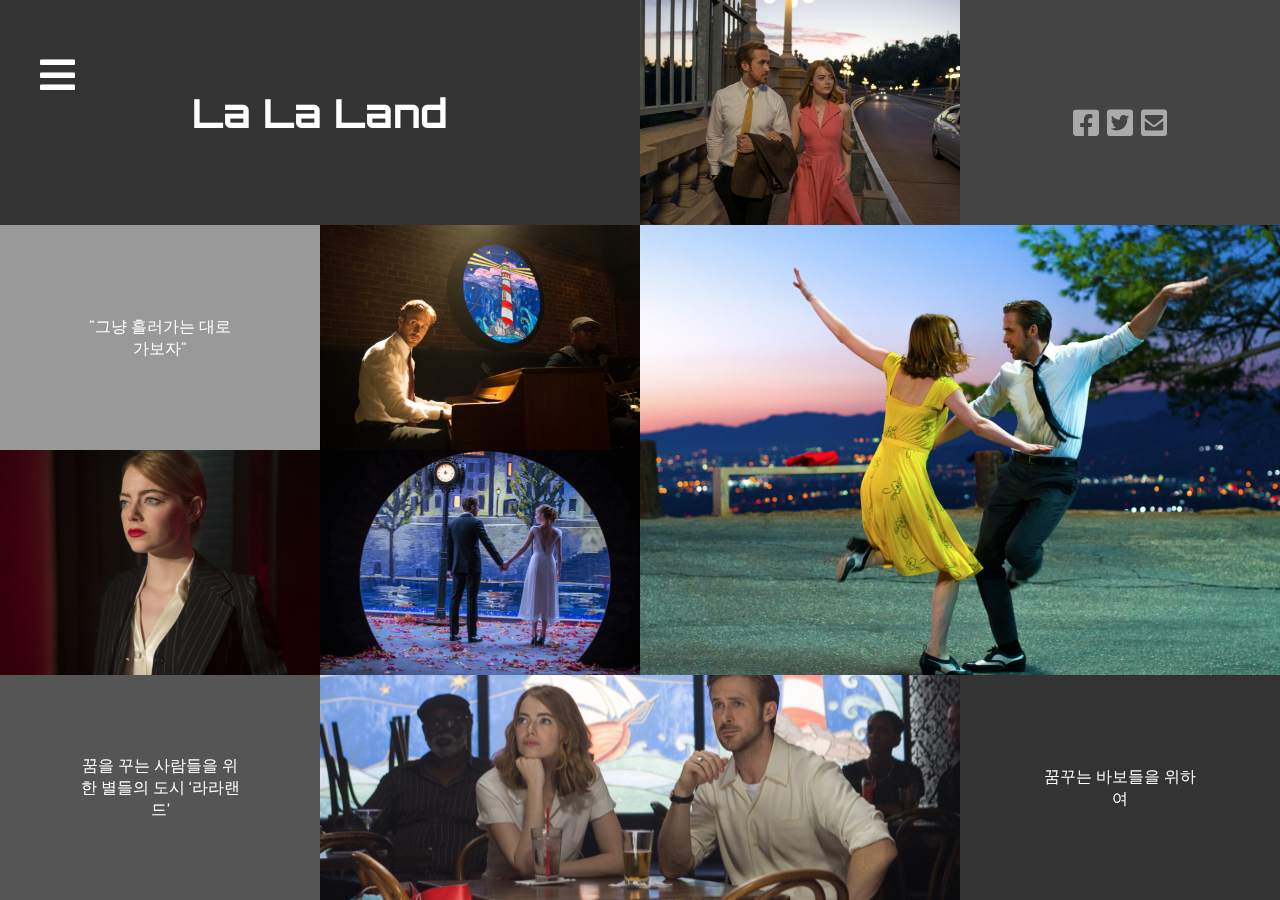
<file: 01_movie/index.html>
<!DOCTYPE html>
<html lang="ko">
<head>
    <meta charset="UTF-8">
    <meta http-equiv="X-UA-Compatible" content="IE=edge">
    <meta name="viewport" content="width=device-width, initial-scale=1.0">
    <title>영화</title>
    <link rel="stylesheet" href="css/style.css">
    <link
    rel="stylesheet"
    href="https://cdnjs.cloudflare.com/ajax/libs/font-awesome/5.8.2/css/all.min.css"
    />

    <script src="js/jquery-3.6.0.min.js"></script>
    <script src="js/common.js"></script>
</head>
<body>
    <div class="wrap">
        <!-- 햄버거버튼 -->
        <a class="btnMenu" href="javascript:;"><i class="fas fa-bars"></i></a>

        <!-- 네비게이션 -->
        <nav>
            <a class="close" href="javascript:;"><i class="fas fa-times"></i></a>
            <h1><img src="img/logo.png" alt="logo"></h1>
            <ul id="gnb">
                <li><a href="javascript:;">La La Land</a></li>
                <li><a href="javascript:;">About Time</a></li>
                <li><a href="javascript:;">Flipped</a></li>
            </ul>
        </nav>

        <section>
            <article class="box1 on">
                <p><strong>La La Land</strong></p>
                <p></p>
                <p>
                    <em>
                        <a href="javascript:;"><i class="fab fa-facebook-square"></i></a>
                        <a href="javascript:;"><i class="fab fa-twitter-square"></i></a>
                        <a href="javascript:;"><i class="fas fa-envelope-square"></i></a>
                    </em>
                </p>

                <!-- ******** -->
                <p></p>
                <p></p>
                <p><span>"그냥 흘러가는 대로 가보자"</span></p>
                <p></p>
                <p></p>
                <p><span>꿈을 꾸는 사람들을 위한 별들의 도시 ‘라라랜드’</span></p>
                <p></p>
                <p><span>꿈꾸는 바보들을 위하여</span></p>
            </article>

            <article class="box2">
                <p><span>특별한 내 삶의 마지막 평범한 하루인 것 처럼 살기</span></p>
                <p></p>
                <p><strong>About Time</strong></p>
                <p></p>
                <p></p>
                <p></p>
                <p><span>사랑은 준비없이 찾아온다. 두려움과 함께</span></p>
                <p></p>
                <p><span>인생은 누구나 비슷한 길을 걸어간다. 결국엔 늙어서 지난날을 추억하는 것일 뿐</span></p>
                <p></p>
                <p></p>
            </article>

            <article class="box3">
                <p></p>
                <p><span>"결국 넌 겁쟁이였어"</span></p>
                <p></p>
                <p><strong>Flipped</strong></p>
                <p></p>
                <p><span>"어떻게 거기 앉아서 저렇게 아름답게 웃을 수가 있는거지?"</span></p>
                <p></p>
            </article>
        </section>
    </div>
</body>
</html>
</file>
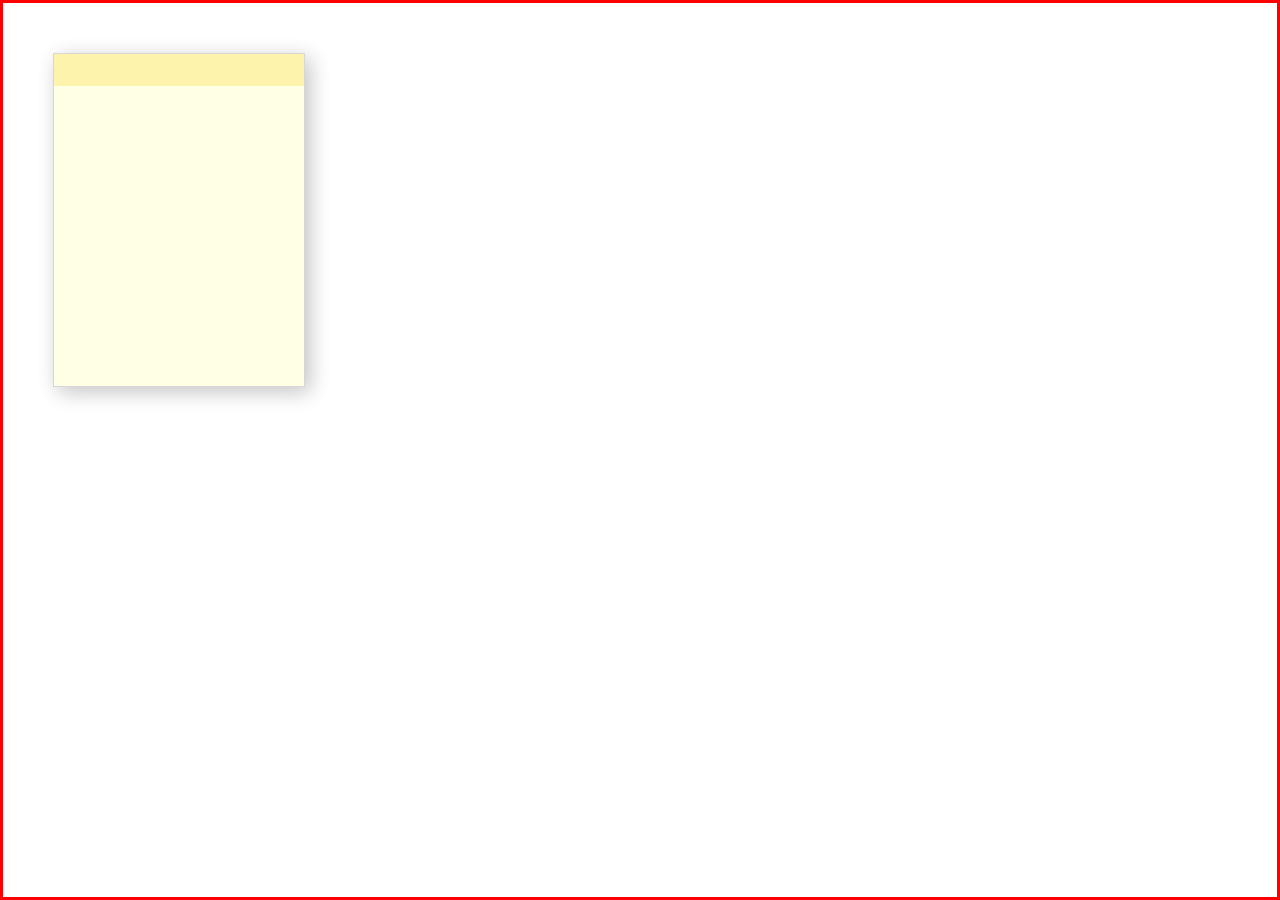
<file: 02_memo/index.html>
<!DOCTYPE html>
<html lang="ko">
<head>
	<meta charset="UTF-8">
	<title>스티커메모</title>
    <meta name="viewport" content="width=device-width, initial-scale=1.0">
    <link rel="stylesheet" href="https://use.fontawesome.com/releases/v5.7.1/css/all.css" integrity="sha384-fnmOCqbTlWIlj8LyTjo7mOUStjsKC4pOpQbqyi7RrhN7udi9RwhKkMHpvLbHG9Sr" crossorigin="anonymous">
    <!-- <link rel="stylesheet" href="css/s211012.css"> -->
    <link rel="shortcut icon" href="img/favicon.ico" type="image/x-icon">
    <link rel="icon" href="img/favicon.ico" type="image/x-icon">
    <style>
        *{margin: 0; padding: 0;}
        #sticky_wrap{
            position: fixed; border: 3px solid red;
            width: 100%; height: 100%;
            box-sizing: border-box;
        }
        .sticky{
            position: absolute; left: 50px; top: 50px;
            width: 250px; height: 300px;
            background: #fef098;
            border: 1px solid #ccc;
            box-shadow: 5px 5px 20px rgba(0, 0, 0, 0.3);
            padding-bottom: 32px;
            opacity: 0.8;
            overflow: hidden;
        }
        .sticky:hover{
            opacity: 1;
        }
        .sticky .top_nav{
            height: 32px; line-height: 32px;
        }
        .sticky .top_nav a{
            display: inline-block;
            padding: 0 5px;
            color: #666;
            text-decoration: none;
        }
        .sticky .top_nav a:hover{
            color: #fff4b6; background: #666;
        }
        .sticky .top_nav a.add{
            float: left;
        }
        .sticky .top_nav .right{
            float: right;
        }
        .sticky textarea{
            padding: 10px;
            box-sizing: border-box;
            width: inherit; height: inherit;
            background: lightyellow;
            border: none;
            resize: none;
        }
        .sticky .side_nav{
            position: absolute;
            /* left: 0; */
            left: -100%;
            top: 0;
            width: 70%; height: 100%;
            background: rgba(0, 0, 0, 0.6); color: #fff;
            box-sizing: border-box;
            /* padding-top: 32px; */
            list-style: none;
            overflow: auto;
            transition: 0.5s;
        }
        .sticky .side_nav.active{
            left: 0%;
        }
        .sticky .side_nav .close{
            color: #fff;
            height: 32px;
            display: block;
            text-align: right;
            padding: 5px 10px;
            box-sizing: border-box;
        }
        .sticky .side_nav li{
            padding: 5px 10px;
            border-bottom: 1px solid rgba(255, 255, 255, 0.3);
        }
        .sticky .side_nav li:hover{
            background: #333; color: #fff;
        }
        .sticky .side_nav li i{float: right;}
    </style>

    <script src="js/jquery-3.6.0.min.js"></script>
    <script src="js/jquery-ui.min.js"></script>
    <script src="js/app.js"></script>
</head>
<body>
    <!-- <div id="sticky_wrap"></div> -->
    <div id="sticky_wrap"></div>

    <script>
    </script>
</body>
</html>
</file>
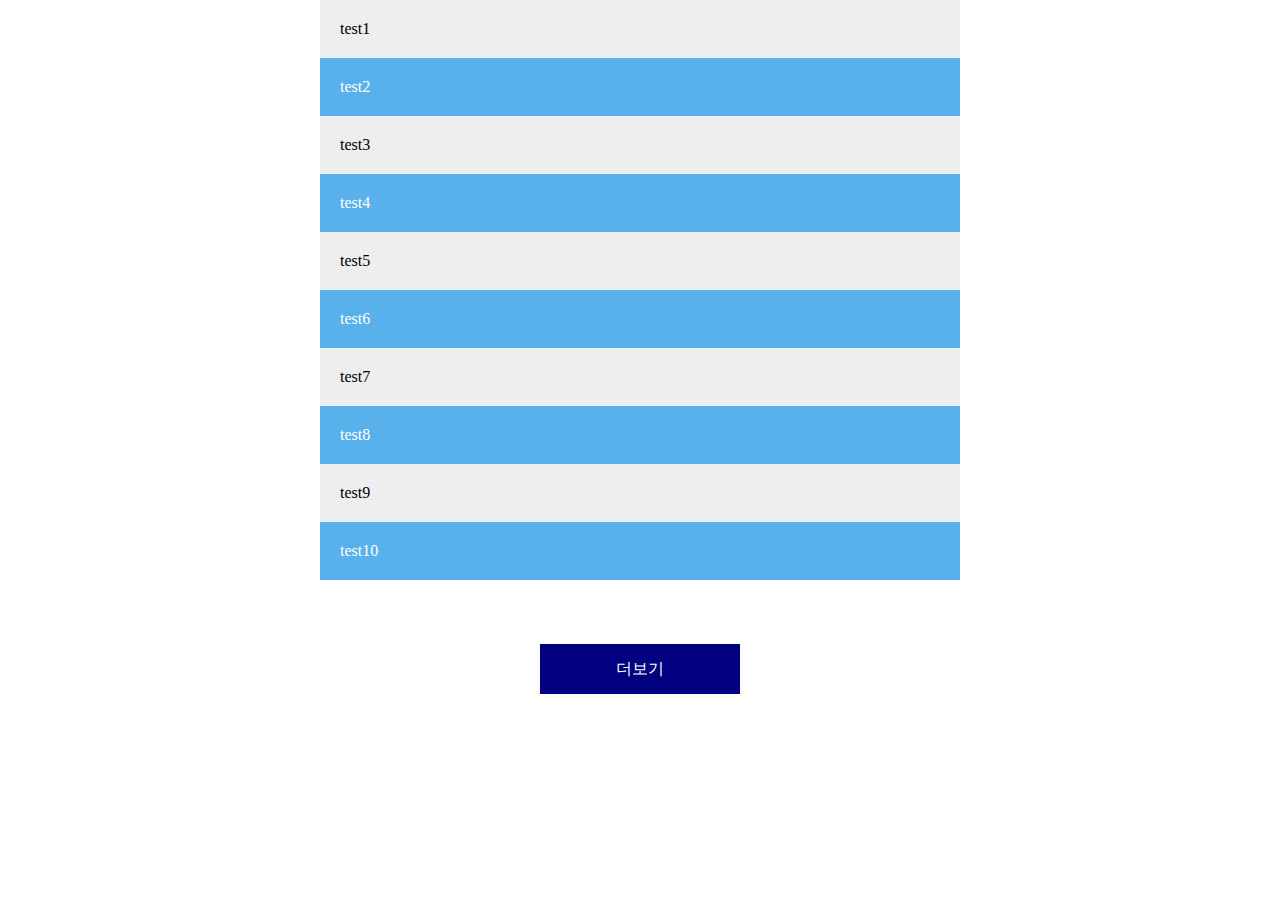
<file: list_more/index.html>
<!DOCTYPE html>
<html lang="ko">
<head>
    <meta charset="UTF-8">
    <meta http-equiv="X-UA-Compatible" content="IE=edge">
    <meta name="viewport" content="width=device-width, initial-scale=1.0">
    <title>더보기버튼 구현</title>

    <link rel="stylesheet" href="css/style.css">

    <script src="js/jquery-3.6.0.min.js"></script>
    <script src="js/more.js"></script>
    <!-- <script>
    $(window).on('load',function(){
        load('#js-load','4');
        $('#js-btn-wrap .button').on('click',function(){
            load('#js-load','4','#js-btn-wrap');
        });
    });
    function load(id, cnt, btn){
        // var list_li = $('.lists li');
        var girls_list = id + '.lists li:not(.active)';
        console.log(girls_list);
        var girls_length = $(girls_list).length;
        // console.log(girls_length);
        var girls_total_cnt;
        // console.log(girls_total_cnt)
        if(cnt<girls_length){
            girls_total_cnt = cnt;
        }else{
            girls_total_cnt = girls_length;
            $('.button').hide();
        }
        $(girls_list + ':lt('+ girls_total_cnt +')').addClass('active');
    } -->
    </script>
</head>
<body>
    <div id="contents">
        <div id="js-load" class="main">
          <ul class="lists">
            <li>test1</li>
            <li>test2</li>
            <li>test3</li>
            <li>test4</li>
            <li>test5</li>
            <li>test6</li>
            <li>test7</li>
            <li>test8</li>
            <li>test9</li>
            <li>test10</li>
            <li>test11</li>
            <li>test12</li>
            <li>test13</li>
            <li>test14</li>
            <li>test15</li>
            <li>test16</li>
            <li>test17</li>
            <li>test18</li>
            <li>test19</li>
            <li>test20</li>
          </ul>
          <div id="js-btn-wrap" class="btn-wrap">
              <a href="javascript:;" class="button">더보기</a>
            </div>
</body>
</html>
</file>
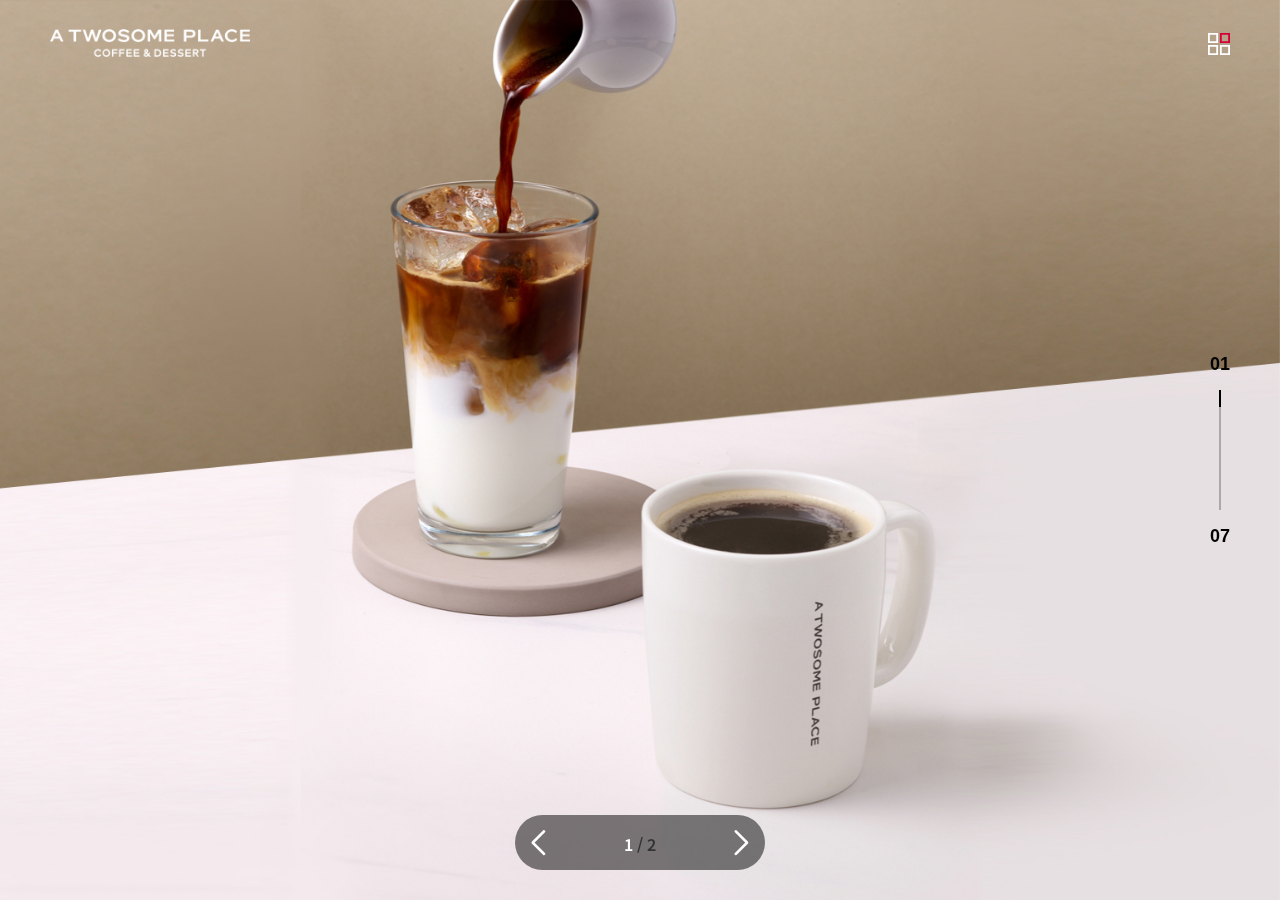
<file: project02/index.html>
<!DOCTYPE html>
<html lang="ko">
<head>
    <meta charset="UTF-8">
    <meta http-equiv="X-UA-Compatible" content="IE=edge">
    <meta name="viewport" content="width=device-width, initial-scale=1.0">
    <title>투썸플레이스</title>
    
    <link rel="stylesheet" href="css/reset.css">
    <link rel="stylesheet" href="css/header_footer.css">
    <link rel="stylesheet" href="css/main.css">
    
    <link rel="stylesheet" href="https://cdnjs.cloudflare.com/ajax/libs/font-awesome/5.14.0/css/all.min.css">
    <link rel="stylesheet" href="https://unpkg.com/swiper/swiper-bundle.min.css"/>

    <script src="js/jquery-3.6.0.min.js"></script>
    <script src="js/header_footer.js"></script>
    <script src="js/main.js"></script>
</head>
<body>
    <header>
        <h1 class="logo"><a href="javascript:;">A TWOSOME PLACE</a></h1>

        <div class="blank"></div>
        <nav class="gnb">
            <ul>
                <li><a href="javascript:;">투썸플레이스 소개</a>
                    <ul class="submenu">
                        <li><a href="javascript:;">비전체계</a></li>
                        <li><a href="javascript:;">연혁</a></li>
                        <li><a href="javascript:;">BI</a></li>
                    </ul>
                </li>
                <li><a href="javascript:;">메뉴이야기</a>
                    <ul class="submenu">
                        <li><a href="javascript:;">커피이야기</a></li>
                        <li><a href="javascript:;">디저트이야기</a></li>
                        <li><a href="javascript:;">델리이야기</a></li>
                    </ul>
                </li>
                <li><a href="javascript:;">브랜드 지원</a>
                    <ul class="submenu">
                        <li><a href="javascript:;">로스팅 플랜트</a></li>
                        <li><a href="javascript:;">디저트 플랜트</a></li>
                        <li><a href="javascript:;">C&D센터</a></li>
                        <li><a href="javascript:;">SEP센터</a></li>
                    </ul>
                </li>
                <li><a href="javascript:;">가맹점 창업안내</a>
                    <ul class="submenu">
                        <li><a href="javascript:;">가맹점 개설 안내</a></li>
                        <li><a href="javascript:;">온라인 창업상담신청</a></li>
                    </ul>
                </li>
                <li><a href="javascript:;">새소식 & 공지</a>
                    <ul class="submenu">
                        <li><a href="javascript:;">공지사항</a></li>
                        <li><a href="javascript:;">보도자료</a></li>
                    </ul>
                </li>
            </ul>
        </nav>

        <!-- 모바일용 메뉴 -->
        <p class="MO_menu_btn">
            <a href="javascript:;">메뉴열기</a>
        </p>

        <div class="MO_menu_wrap">
            <div class="MO_head">
                <h1 class="logo"><a href="javascript:;">A TWOSOME PLACE</a></h1>
                <p class="close"><a href="javascript:;"></a></p>
            </div>
            <nav class="MO_gnb">
                <ul>
                    <li><a href="javascript:;">투썸플레이스 소개</a>
                        <ul class="submenu">
                            <li><a href="javascript:;">비전체계</a></li>
                            <li><a href="javascript:;">연혁</a></li>
                            <li><a href="javascript:;">BI</a></li>
                        </ul>
                    </li>
                    <li><a href="javascript:;">메뉴이야기</a>
                        <ul class="submenu">
                            <li><a href="javascript:;">커피이야기</a></li>
                            <li><a href="javascript:;">디저트이야기</a></li>
                            <li><a href="javascript:;">델리이야기</a></li>
                        </ul>
                    </li>
                    <li><a href="javascript:;">브랜드 지원</a>
                        <ul class="submenu">
                            <li><a href="javascript:;">로스팅 플랜트</a></li>
                            <li><a href="javascript:;">디저트 플랜트</a></li>
                            <li><a href="javascript:;">C&D센터</a></li>
                            <li><a href="javascript:;">SEP센터</a></li>
                        </ul>
                    </li>
                    <li><a href="javascript:;">가맹점 창업안내</a>
                        <ul class="submenu">
                            <li><a href="javascript:;">가맹점 개설 안내</a></li>
                            <li><a href="javascript:;">온라인 창업상담신청</a></li>
                        </ul>
                    </li>
                    <li><a href="javascript:;">새소식 & 공지</a>
                        <ul class="submenu">
                            <li><a href="javascript:;">공지사항</a></li>
                            <li><a href="javascript:;">보도자료</a></li>
                        </ul>
                    </li>
                </ul>
            </nav>
            <div class="menu-right">
                <!-- 사이드메뉴 -->
                <ul class="side_menu">
                    <li><a href="javascript:;">기업 및 단체구매안내</a></li>
                    <li><a href="javascript:;">Recruit</a></li>
                    <li><a href="javascript:;">가맹상담신청</a></li>
                </ul>
                <!-- sns 아이콘 -->
                <ul class="ico_sns">
                    <li><a href="javascript:;"><i class="fab fa-facebook-f"></i></a></li>
                    <li><a href="javascript:;"><i class="fab fa-instagram"></i></a></li>
                    <li><a href="javascript:;"><i class="fab fa-youtube"></i></a></li>
                </ul>
            </div>
        </div>
    </header>

    <div class="bodywrap">
        <!-- 스크롤 스와이퍼 -->
        <div class="swiper mySwiper first">
            <div class="section-wrap swiper-wrapper">
                <!-- 투썸 이미지 -->
                <section class="section1-slide mainSlide swiper-slide">
                    <div class="swiper infoSwiper01">
                        <div class="swiper-wrapper img-wrap">
                            <div class="swiper-slide"><a class="slide01" href="javascript:;"></a></div>
                            <div class="swiper-slide"><a class="slide02" href="javascript:;"></a></div>
                        </div>
                        <div class="btn-wrap">
                            <div class="swiper-button-next"></div>
                            <div class="swiper-button-prev"></div>
                            <div class="swiper-pagination"></div>
                        </div>
                    </div>
                </section>
                <!-- MENU STORY -->
                <section class="menu-story mainSlide swiper-slide">
                    <div>
                        <div class="contents-wrap">
                            <h1>MENU STORY</h1>
                            <div class="tab-menu">
                                <ul>
                                    <li class="active">
                                        <a href="javascript:;">
                                        <span>전문가의 섬세함으로 완성한 최상의 커피</span>
                                        <strong>COFFEE STORY</strong>
                                    </a></li>
                                    <li><a href="javascript:;">
                                        <span>다양한 프리미엄 케이크 & 디저트</span>
                                        <strong>DESSERT STORY</strong>
                                    </a></li>
                                    <li><a href="javascript:;">
                                        <span>가볍게 즐기는 맛있는 식사, 델리</span>
                                        <strong>DELI STORY</strong>
                                    </a></li>
                                </ul>
                            </div>
                            <div class="tab-content">
                                <div class="tab1 swiper infoSwiper02 active">
                                    <div class="mo-text">
                                        <span>전문가의 섬세함으로 완성한 최상의 커피</span>
                                        <strong>COFFEE STORY</strong>
                                    </div>
                                    <div class="tab-imgbox swiper-wrapper">
                                        <div class="tb-img swiper-slide">
                                            <a href="javascript:;"><img src="img/menu/coffee1.jpg" alt="스페니쉬 연유 라떼"></a>
                                        </div>
                                        <div class="tb-img swiper-slide">
                                            <a href="javascript:;"><img src="img/menu/coffee2.jpg" alt="롱블랙"></a>
                                        </div>
                                        <div class="tb-img swiper-slide">
                                            <a href="javascript:;"><img src="img/menu/coffee3.jpg" alt="TWG 1837 블랙티"></a>
                                        </div>
                                        <div class="tb-img swiper-slide">
                                            <a href="javascript:;"><img src="img/menu/coffee4.jpg" alt="스트로베리 피치 프라페"></a>
                                        </div>
                                    </div>
                                    <div class="btn-wrap">
                                        <div class="swiper-btn swiper-button-next"></div>
                                        <div class="swiper-btn swiper-button-prev"></div>
                                        <div class="txt">스페니쉬 연유 라떼</div>
                                    </div>
                                </div>
                                <div class="tab2 swiper infoSwiper02">
                                    <div class="mo-text">
                                        <span>다양한 프리미엄 케이크 & 디저트</span>
                                        <strong>DESSERT STORY</strong>
                                    </div>
                                    <div class="tab-imgbox swiper-wrapper">
                                        <div class="tb-img swiper-slide">
                                            <a href="javascript:;"><img src="img/menu/dessert1.jpg" alt="스트로베리 초콜릿 생크림"></a>
                                        </div>
                                        <div class="tb-img swiper-slide">
                                            <a href="javascript:;"><img src="img/menu/dessert2.jpg" alt="마스카포네 티라미수"></a>
                                        </div>
                                        <div class="tb-img swiper-slide">
                                            <a href="javascript:;"><img src="img/menu/dessert3.jpg" alt="레드벨벳"></a>
                                        </div>
                                        <div class="tb-img swiper-slide">
                                            <a href="javascript:;"><img src="img/menu/dessert4.jpg" alt="뉴욕 치즈 케이크"></a>
                                        </div>
                                        <div class="tb-img swiper-slide">
                                            <a href="javascript:;"><img src="img/menu/dessert5.jpg" alt="아이스 박스"></a>
                                        </div>
                                        <div class="tb-img swiper-slide">
                                            <a href="javascript:;"><img src="img/menu/dessert6.jpg" alt="마카롱 세트(6개입)"></a>
                                        </div>
                                        <div class="tb-img swiper-slide">
                                            <a href="javascript:;"><img src="img/menu/dessert7.jpg" alt="소프트 아이스크림(컵)"></a>
                                        </div>
                                    </div>
                                    <div class="btn-wrap">
                                        <div class="swiper-btn swiper-button-next"></div>
                                        <div class="swiper-btn swiper-button-prev"></div>
                                        <div class="txt">스트로베리 초콜릿 생크림</div>
                                    </div>
                                </div>
                                <div class="tab3 swiper infoSwiper02">
                                    <div class="mo-text">
                                        <span>가볍게 즐기는 맛있는 식사, 델리</span>
                                        <strong>DELI STORY</strong>
                                    </div>
                                    <div class="tab-imgbox swiper-wrapper">
                                        <div class="tb-img swiper-slide">
                                            <a href="javascript:;"><img src="img/menu/deli1.jpg" alt="B.E.L.T.샌드위치"></a>
                                        </div>
                                        <div class="tb-img swiper-slide">
                                            <a href="javascript:;"><img src="img/menu/deli2.jpg" alt="페스토 햄치즈 파니니"></a>
                                        </div>
                                        <div class="tb-img swiper-slide">
                                            <a href="javascript:;"><img src="img/menu/deli3.jpg" alt="클래식 루벤"></a>
                                        </div>
                                        <div class="tb-img swiper-slide">
                                            <a href="javascript:;"><img src="img/menu/deli4.jpg" alt="그릴드 치킨 샐러드"></a>
                                        </div>
                                        <div class="tb-img swiper-slide">
                                            <a href="javascript:;"><img src="img/menu/deli5.jpg" alt="크루아상"></a>
                                        </div>
                                    </div>
                                    <div class="btn-wrap">
                                        <div class="swiper-btn swiper-button-next"></div>
                                        <div class="swiper-btn swiper-button-prev"></div>
                                        <div class="txt">B.E.L.T.샌드위치</div>
                                    </div>
                                </div>
                            </div>
                        </div>
                    </div>
                    
                </section>
                <!-- 에이리스트 -->
                <section class="alist mainSlide swiper-slide">
                    <div class="bg">
                        <div class="contents-wrap">
                            <h1>에이리스트</h1>
                            <p>TWOSOME <br>
                                IN YOUR MUG, A LIST</p>
                            <p>언제 어디서나 여유롭게 즐기는 에이리스트</p>
                            <p>좋은 커피를 마셔야 비로소 하루가 시작되는 느낌이라면 하루에도 몇 번씩 그윽한 커피 향이 생각난다면 마음속 우선순위에 언제나 커피가 있는 당신이라면 잊지 말고 챙겨야 할 단 하나의 리스트, 투썸플레이스 에이리스트.</p>
                        </div>
                    </div>
                </section>
                <!-- BRAND SUPPORT -->
                <section class="brand mainSlide swiper-slide">
                    <div>
                        <div class="contents-wrap">
                            <h1>BRAND <br>
                                SUPPORT</h1>
                            <div class="content">
                                <div class="swiper infoSwiper03">
                                    <div class="swiper-wrapper">
                                        <div class="con-box swiper-slide">
                                            <div class="con_left">
                                                <p>Roasting Plant</p>
                                                <img src="img/brand/brand1.jpg" alt="로스팅 플랜트">
                                            </div>
                                            <div class="con_right">
                                                <div class="icon"></div>
                                                <a href="javascript:;"><strong>로스팅 플랜트</strong><span>next</span></a>
                                                <p>원두 로스팅부터 고객의 손에 들리는
                                                    한 잔의 커피까지, 최고의 커피 품질을
                                                    만듭니다.</p>
                                            </div>
                                        </div>
                                        <div class="con-box swiper-slide">
                                            <div class="con_left">
                                                <p>Dessert Plant</p>
                                                <img src="img/brand/brand2.jpg" alt="디저트 플랜트">
                                            </div>
                                            <div class="con_right">
                                                <div class="icon icon2"></div>
                                                <a href="javascript:;"><strong>디저트 플랜트</strong><span>next</span></a>
                                                <p>최고의 맛과 품질을 자랑하는
                                                    투썸플레이스의 디저트를 만듭니다.</p>
                                            </div>
                                        </div>
                                        <div class="con-box swiper-slide">
                                            <div class="con_left">
                                                <p>C&D Center</p>
                                                <img src="img/brand/brand3.jpg" alt="C&D센터">
                                            </div>
                                            <div class="con_right">
                                                <div class="icon icon3"></div>
                                                <a href="javascript:;"><strong>C&D센터</strong><span>next</span></a>
                                                <p>창의성을 바탕으로 고부가가치 제품
                                                    개발과 원가경쟁력을 갖춘 제품 체계를
                                                    만들어 고객의 만족도를 높이고,
                                                    더욱 투썸플레이스답게 만들어주는
                                                    곳입니다.</p>
                                            </div>
                                        </div>
                                        <div class="con-box swiper-slide">
                                            <div class="con_left">
                                                <p>SEP Center</p>
                                                <img src="img/brand/brand4.jpg" alt="SEP센터">
                                            </div>
                                            <div class="con_right">
                                                <div class="icon icon4"></div>
                                                <a href="javascript:;"><strong>SEP센터</strong><span>next</span></a>
                                                <p>투썸플레이스 SEP센터는 브랜드 가치를
                                                    만들어 내는 전문가 육성 센터입니다.</p>
                                            </div>
                                        </div>
                                    </div>
                                    <div class="btn-wrap">
                                        <div class="swiper-button-next"></div>
                                        <div class="swiper-button-prev"></div>
                                        <div class="swiper-pagination"></div>
                                    </div>
                                </div>
                            </div>
                        </div>
                    </div>
                </section>
                <!-- FRANCHISE -->
                <section class="franchise mainSlide swiper-slide">
                    <div class="contents-wrap">
                        <div class="txtwrap">
                            <h1>FRANCHISE</h1>
                            <h3>당신의 창업 성공 스토리, <br>
                            투썸플레이스가 함께합니다.</h3>
                            <p>향기로운 커피와 달콤한 디저트가 함께하는 프리미엄 디저트 <br>
                                카페 투썸플레이스. 투썸플레이스의 축적된 경험과 노하우를 <br>
                                바탕으로 여러분의 성공창업을 약속 드립니다.
                            </p>
                            <div class="gobtn">
                                <button>
                                    <a href="javascript:;">창업안내 바로가기<span>next</span></a>
                                    <span class="hover"></span>
                                </button>
                                <button>
                                    <a href="javascript:;">가맹상담 신청<span>next</span></a>
                                    <span class="hover"></span>
                                </button>
                            </div>
                        </div>
                        <!-- 애니메이션 영역 -->
                        <div class="aniwrap">
                            <div class="itembox ani01">
                                <div class="item item01">
                                    <div class="imgbox">
                                        <img src="img/franchise/img_store_01.png" alt="부산송정힐스점">
                                    </div>
                                    <p class="txt">부산송정힐스점</p>
                                </div>
                                <div class="item item02">
                                    <div class="imgbox">
                                        <img src="img/franchise/img_store_02.png" alt="왕산해수욕장점">
                                    </div>
                                    <p class="txt">왕산해수욕장점</p>
                                </div>
                                <div class="item item03">
                                    <div class="imgbox">
                                        <img src="img/franchise/img_store_03.png" alt="앞산스카이타운점">
                                    </div>
                                    <p class="txt">앞산스카이타운점</p>
                                </div>
                                <div class="item item04">
                                    <div class="imgbox">
                                        <img src="img/franchise/img_store_04.png" alt="춘천구봉산점">
                                    </div>
                                    <p class="txt">춘천구봉산점</p>
                                </div>
                                <div class="item item05">
                                    <div class="imgbox">
                                        <img src="img/franchise/img_store_05.png" alt="제주애월하귀점">
                                    </div>
                                    <p class="txt">제주애월하귀점</p>
                                </div>
                                <div class="item item06">
                                    <div class="imgbox">
                                        <img src="img/brand/brand1.jpg" alt="을지트윈타워점">
                                    </div>
                                    <p class="txt">을지트윈타워점</p>
                                </div>
                                <div class="item item07">
                                    <div class="imgbox">
                                        <img src="img/brand/brand2.jpg" alt="부산송정힐스점">
                                    </div>
                                    <p class="txt">부산송정힐스점</p>
                                </div>
                            </div>
                        </div>
                    </div>
                </section>
                <!-- NEWS &NOTICE -->
                <section class="news_notice mainSlide swiper-slide">
                    <div>
                        <div class="contents-wrap">
                            <div class="con-left">
                                <h1>NEWS <br>
                                    &NOTICE</h1>
                                    <div class="navi">
                                        <a class="news active" href="javascript:;">보도자료</a>
                                        <a class="notice" href="javascript:;">공지사항</a>
                                    </div>
                                    <div class="image"><img src="img/main_news_img.png" alt="이미지"></div>
                            </div>
    
                            <div class="con-right">
                                <div class="news-area">
                                    <ul>
                                        <li>
                                            <p>등록된 게시글이 없습니다.</p>
                                        </li>
                                    </ul>
                                </div>
                                <div class="notice-area swiper infoSwiper04">
                                    <ul class="swiper-wrapper">
                                        <li class="swiper-slide">
                                            <a href="javascript:;">
                                                <p>공지사항</p>
                                                <h5>고객센터 임시 운영 제한 안내</h5>
                                                <p>2021-11-07</p>
                                            </a>
                                        </li>
                                        <li class="swiper-slide">
                                            <a href="javascript:;">
                                                <p>공지사항</p>
                                                <h5>개인정보처리 방침 개정 안내</h5>
                                                <p>2021-12-20</p>
                                            </a>
                                        </li>
                                    </ul>
                                    <div class="btn-wrap">
                                        <div class="swiper-button-next"></div>
                                        <div class="swiper-button-prev"></div>
                                        <div class="swiper-pagination"></div>
                                    </div>
                                </div>
                                
                            </div>
                        </div>
                    </di>
                </section>
                
                <!-- **푸터영역** -->
                <div id="main_footer" class="mainSlide swiper-slide">
                    <footer>
                        <div class="footerwrap">
                            <div class="footer_top">
                                <div class="ft_left">
                                    <ul>
                                        <li><a href="javascript:;">기업 및 단체구매안내</a></li>
                                        <li><a href="javascript:;">Recruit</a></li>
                                        <li><a href="javascript:;">가맹상담신청</a></li>
                                    </ul>
                                </div>
                                <div class="ft_right">
                                    <div class="adress">
                                        <h3>Address</h3>
                                        <p>서울특별시 중구 을지로 170, 8층(을지로4가, 을지트윈타워)투썸플레이스(주)</p>
                                    </div>
                                    <div class="cs">
                                        <h3>Customer Center</h3>
                                        <p>고객센터 : 1577-4410</p>
                                        <p>팩스 : 02-2058-6777</p>
                                    </div>
                                </div>
                            </div>
                            <div class="footer_bottom">
                                <div>
                                    <div class="ft_menu">
                                        <ul>
                                            <li><a href="javascript:;">이용약관</a></li>
                                            <li><a href="javascript:;">개인정보처리방침</a></li>
                                            <li><a href="javascript:;">위치기반서비스 이용약관</a></li>
                                            <li><a href="javascript:;">이메일 무단수집거부</a></li>
                                            <li><a href="javascript:;">법적고지</a></li>
                                            <li><a href="javascript:;">사업자정보확인</a></li>
                                        </ul>
                                    </div>
                                    <div class="ft_info">
                                        <div class="MO-ft-add">
                                            <div class="adress">
                                                <p>서울특별시 중구 을지로 170, 8층 <br>
                                                    (을지로4가, 을지트윈타워)투썸플레이스(주)</p>
                                            </div>
                                            <div class="cs">
                                                <p>고객센터 : 1577-4410</p>
                                                <p>팩스 : 02-2058-6777</p>
                                            </div>
                                        </div>
                                        <div>
                                            <p>대표이사 : 이영상</p>
                                            <p>개인정보보호책임자 : 장재호</p>
                                            <p>사업자등록번호 : 404-86-01054</p>
                                        </div>
                                        <div>
                                            <p>통신판매업종신고증 : 제 2018-서울중구-0353호</p>
                                            <p>대표이메일 :  helpmaster@twosome.co.kr</p>
                                        </div>
                                    </div>
                                    <div class="copy">
                                        <p>Copyright ⓒ 2021 A TWOSOME PLACE Co., LTD.</p>
                                        <p>All Rights Reserved.</p>
                                    </div>
                                </div>
                                
                                <div class="ft_sns">
                                    <ul class="ico_sns">
                                        <li><a href="javascript:;"><i class="fab fa-facebook-f"></i></a></li>
                                        <li><a href="javascript:;"><i class="fab fa-instagram"></i></a></li>
                                        <li><a href="javascript:;"><i class="fab fa-youtube"></i></a></li>
                                    </ul>
                                </div>
                            </div>
                        </div>
                    </footer>
                </div>
            </div>
            
            <div class="main-scroll-wrap">
                <div>
                    <span class="current">01</span>
                    <div class="swiper-pagination scroll"></div>
                    <span class="total">0</span>
                </div>
            </div>
            
        </div>
    </div>
    
    <script src="https://unpkg.com/swiper/swiper-bundle.min.js"></script>
    <script>
        // 모바일에서만 드래그 가능
        function isMobile() {return /Android|webOS|iPhone|iPad|iPod|BlackBerry|IEMobile|Opera Mini/i.test(navigator.userAgent);}
        
        // 메인페이지 스크롤슬라이드
        MainSwiper();
        function MainSwiper() {
            if(isMobile() == false){    // PC버전
                // alert('PC');                
                var Myswiper = new Swiper(".mySwiper.first", {
                    direction: "vertical",
                    autoHeight : true,    //자동높이조절
                    slidesPerView: "auto",
                    spaceBetween: 0,
                    speed: 1000,
                    mousewheel: true,
                    allowTouchMove : false,  //드래그 금지 (true: 드래그 가능)
                    // touchRatio: 0,    //드래그 금지(이거아님)
                    pagination: {
                        el: ".swiper-pagination.scroll",
                        type: "progressbar",
                    },

                    freeMode: true,     //섹션 여러개보이기(해상도 768보다 작을때에만)

                    // 첫번째 섹션 header만 흰색
                    on:{
                        activeIndexChange:function(){
                            var header_white = function(){
                                $('header>nav.gnb a').css('color','#fff');
                                $('header>h1.logo>a').css('background-image','url(img/logo/logo_white.png)');
                                $('header>.MO_menu_btn>a').css('background-image','url(img/icon/ico_menu_white.svg)');
                            };
                            var header_black = function(){
                                $('header>nav.gnb a').css('color','#333');
                                $('header>h1.logo>a').css('background-image','url(img/logo/logo_black.png)');
                                $('header>.MO_menu_btn>a').css('background-image','url(img/icon/ico_menu_black.svg)');
                            };

                            if(this.realIndex == 0){
                                header_white();
                                $('header>nav.gnb').mouseover(function(){
                                    header_black();
                                    $('header>nav.gnb .submenu, header>.blank').stop().slideDown();
                                });
                                $('header>nav.gnb').mouseout(function(){
                                    $('header>nav.gnb a, header>h1.logo>a, header>.MO_menu_btn>a').removeAttr("style");
                                    $('header>nav.gnb .submenu, header>.blank').stop().slideUp();
                                });

                            }else{
                                header_black();
                                $('header>nav.gnb').mouseout(function(){
                                    header_black();
                                    $('header>nav.gnb .submenu, header>.blank').stop().slideUp();
                                });
                            }

                            // 6,7 페이지에서 헤더 백그라운드 및 블러처리
                            if(this.realIndex >= 5){
                                $('header').css({
                                    'background': 'rgba(255, 255, 255, 0.8)',
                                    'backdrop-filter': 'blur(5px)'
                                });
                            }else{
                                $('header').removeAttr("style");
                            }
                            
                        },
                        // 메인페이지 슬라이드 번호
                        slideChange:function(){
                            // alert(this.activeIndex+1);
                            var actvIndex= this.activeIndex + 1
                            $('.main-scroll-wrap span.current').html('0' + actvIndex);
                        },

                        // 마지막슬라이드(푸터영역) 높이값 조정
                        reachEnd:function () {
                            var ftHeight = $('#main_footer>footer').height();
                            // console.log(ftHeight);
                            new_ftHeight = ftHeight+100;
                            $('#main_footer').height(new_ftHeight);
                        }
                    },
                    
                    breakpoints: {
                        // 768px 보다 클 경우
                        768: {
                            freeMode: false,
                        }
                    }
                });

                // 모바일버전에서 터치스크롤 안돼서 넣은거(pc에선 필요없어서 삭제)
                $('.bodywrap>.mySwiper').removeClass('HT_100vh');

            }if(isMobile() == true){    // 모바일버전
                // alert('모바일');
                var Myswiper = new Swiper(".mySwiper.first", {
                    direction: "vertical",
                    autoHeight : true,    //자동높이조절
                    slidesPerView: "auto",
                    spaceBetween: 0,
                    speed: 1000,
                    mousewheel: true,
                    allowTouchMove : true,  //드래그 금지 (true: 드래그 가능)
                    // touchRatio: 0,    //드래그 금지(이거아님)
                    pagination: {
                        el: ".swiper-pagination.scroll",
                        type: "progressbar",
                    },

                    // resistance : false,
                    freeMode: true,     //섹션 여러개보이기(해상도 768보다 작을때에만)

                    // 첫번째 섹션 header만 흰색
                    on:{
                        activeIndexChange:function(){
                            var header_white = function(){
                                $('header>nav.gnb a').css('color','#fff');
                                $('header>h1.logo>a').css('background-image','url(img/logo/logo_white.png)');
                                $('header>.MO_menu_btn>a').css('background-image','url(img/icon/ico_menu_white.svg)');
                            };
                            var header_black = function(){
                                $('header>nav.gnb a').css('color','#333');
                                $('header>h1.logo>a').css('background-image','url(img/logo/logo_black.png)');
                                $('header>.MO_menu_btn>a').css('background-image','url(img/icon/ico_menu_black.svg)');
                            };

                            if(this.realIndex == 0){
                                header_white();
                                $('header>nav.gnb').mouseover(function(){
                                    header_black();
                                    $('header>nav.gnb .submenu, header>.blank').stop().slideDown();
                                });
                                $('header>nav.gnb').mouseout(function(){
                                    $('header>nav.gnb a, header>h1.logo>a, header>.MO_menu_btn>a').removeAttr("style");
                                    $('header>nav.gnb .submenu, header>.blank').stop().slideUp();
                                });

                            }else{
                                header_black();
                                $('header>nav.gnb').mouseout(function(){
                                    header_black();
                                    $('header>nav.gnb .submenu, header>.blank').stop().slideUp();
                                });
                            }

                            // 6,7 페이지에서 헤더 백그라운드 및 블러처리
                            if(this.realIndex >= 5){
                                $('header').css({
                                    'background': 'rgba(255, 255, 255, 0.8)',
                                    'backdrop-filter': 'blur(5px)'
                                });
                            }else{
                                $('header').removeAttr("style");
                            }
                            
                        },
                        // 메인페이지 슬라이드 번호
                        slideChange:function(){
                            // alert(this.activeIndex+1);
                            var actvIndex= this.activeIndex + 1
                            $('.main-scroll-wrap span.current').html('0' + actvIndex);
                        },

                        // 마지막슬라이드(푸터영역) 높이값 조정
                        reachEnd:function () {
                            var ftHeight = $('#main_footer>footer').height();
                            // console.log(ftHeight);
                            new_ftHeight = ftHeight+100;
                            $('#main_footer').height(new_ftHeight);
                        }
                    },

                    breakpoints: {
                        // 768px 보다 클 경우
                        768: {
                            freeMode: false,
                        }
                    },

                });

                // 모바일에서 터치스크롤 가능하게
                $(window).resize(function(){
                    HT_100vh();
                });
                function HT_100vh(){
                    if( $(window).width() <= 768 ){
                        // alert('mo_768');
                        $('.bodywrap>.mySwiper').addClass('HT_100vh');
                    }else{
                        $('.bodywrap>.mySwiper').removeClass('HT_100vh');
                    }
                }
                HT_100vh();
            }
        }

        
        // 섹션1 이미지슬라이드
        var swiper = new Swiper(".infoSwiper01", {
            slidesPerView: 1,
            spaceBetween: 0,
            loop: true,
            pagination: {
            el: ".swiper-pagination",
            type: "fraction",
            },
            navigation: {
            nextEl: ".swiper-button-next",
            prevEl: ".swiper-button-prev",
            },
        });

      // 섹션2 이미지슬라이드
        var swiper = new Swiper(".infoSwiper02", {
            slidesPerView: 1,
            spaceBetween: 30,
            loop: true,
            touchRatio: 0,
            pagination: {
            el: ".swiper-pagination",
            clickable: true,
            },
            navigation: {
            nextEl: ".swiper-button-next",
            prevEl: ".swiper-button-prev",
            },

            breakpoints: {
                // 768px 보다 클 경우
                768: {
                    slidesPerView: "4",
                }
            }
        });

        // 섹션4 이미지슬라이드
        var swiper = new Swiper(".infoSwiper03", {
            slidesPerView: 1,
            spaceBetween: 30,
            loop: true,
            allowTouchMove : true, //드래그 금지
            pagination: {
            el: ".swiper-pagination",
            type: "fraction",
            },
            navigation: {
            nextEl: ".swiper-button-next",
            prevEl: ".swiper-button-prev",
            },

            breakpoints: {
                // 768px 보다 클 경우
                768: {
                    slidesPerView: "1.2",
                    spaceBetween: 40,
                }
            }
        });

        // 공지사항 영역
        var swiper = new Swiper(".infoSwiper04", {
            slidesPerView: 1,
            spaceBetween: 30,
            loop: false,
            pagination: {
            el: ".swiper-pagination",
            type: "fraction",
            },
            navigation: {
            nextEl: ".swiper-button-next",
            prevEl: ".swiper-button-prev",
            },
            breakpoints: {
                // 768px 보다 클 경우
                768: {
                    allowTouchMove : false, //드래그 금지
                }
            },
        });

      </script>
</body>
</html>
</file>
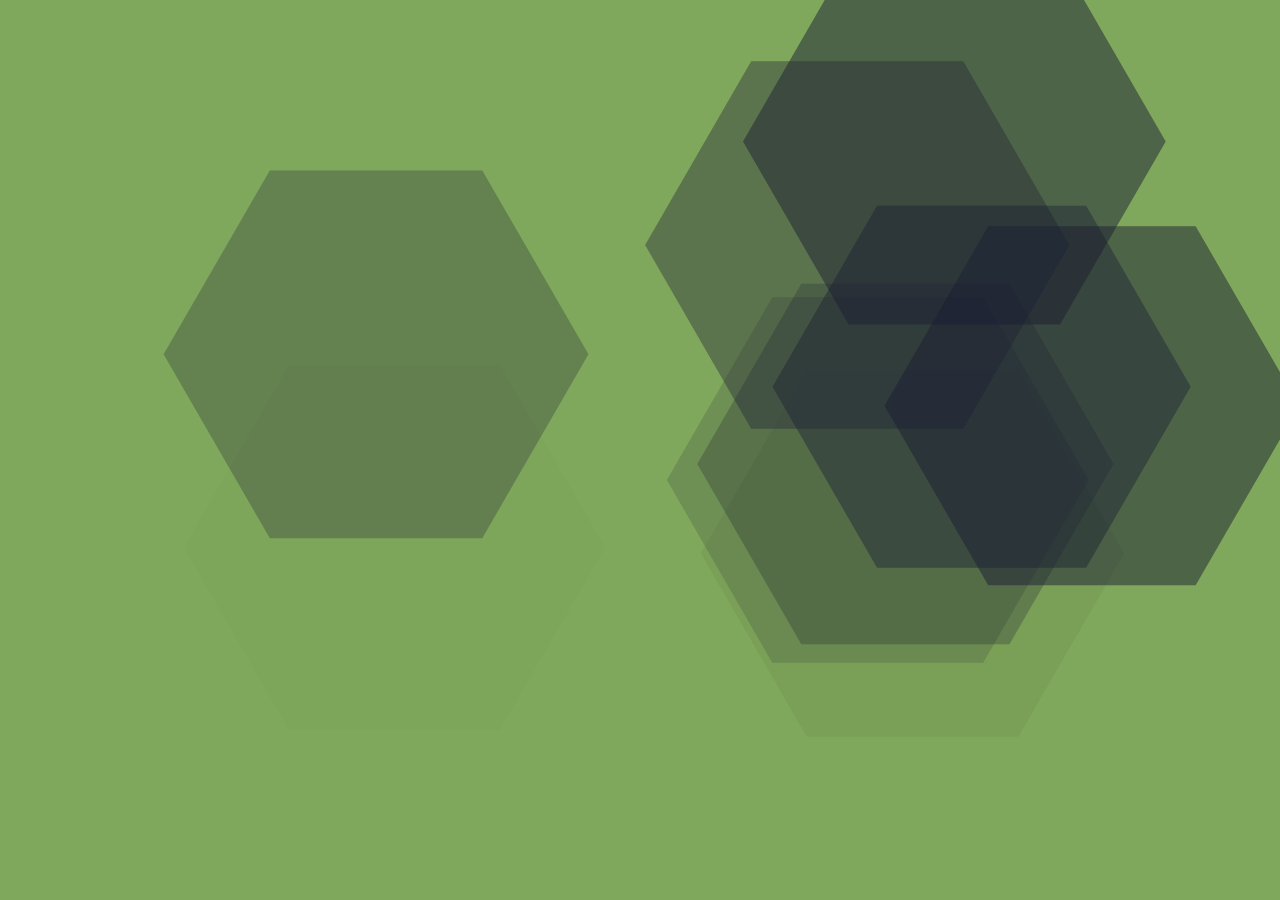
<file: test/index.html>
<!DOCTYPE html>
<html lang="en">
<head>
    <meta charset="UTF-8">
    <meta http-equiv="X-UA-Compatible" content="IE=edge">
    <meta name="viewport" content="width=device-width, initial-scale=1.0">
    <title>Document</title>
    <link rel="stylesheet" href="css/particles.css">

    <script src="js/jquery-3.2.1.js"></script>
</head>
<body>
    <div id="particles-js"></div>

    <script src="js/particles.js"></script>
    <script src="js/app.js"></script>
</body>
</html>
</file>
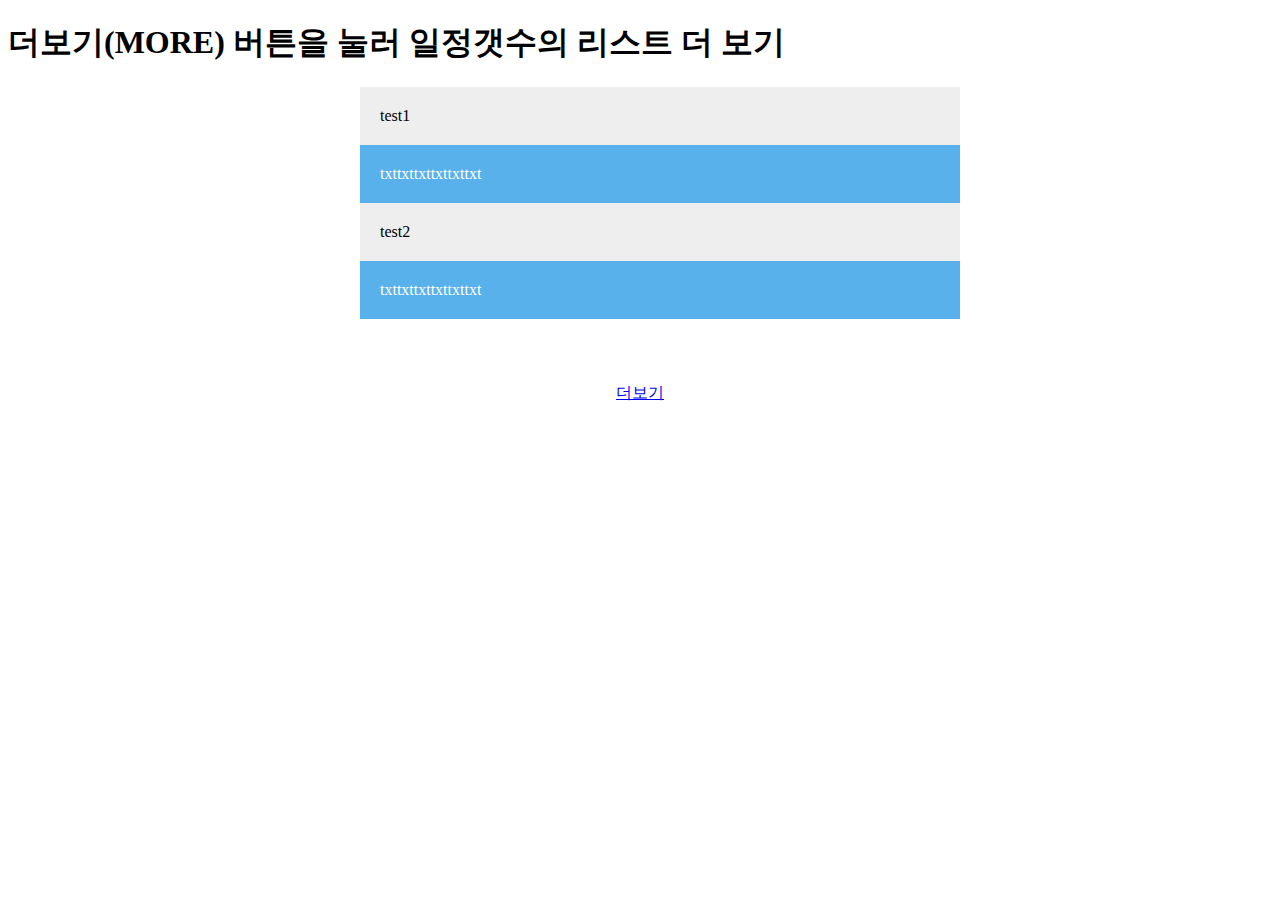
<file: list_more/index_or.html>
<!DOCTYPE html>
<html lang="ja">
<head>
<meta charset="utf-8"/>
<meta http-equiv="X-UA-Compatible" content="IE=edge">
<!--[if lt IE 9]>
<script src="../common/js/html5shiv.js"></script>
<![endif]-->
<meta name="viewport" content="width=device-width, maximum-scale=1, minimum-scale=1, user-scalable=no" />
<!-- <meta name="format-detection" content="telephone=no"> -->
<title>더보기(MORE) 버튼을 눌러 일정갯수의 리스트 더 보기</title>
<!-- <link type="text/css" rel="stylesheet" href="css/reset.css" media="screen" /> -->
<link type="text/css" rel="stylesheet" href="css/js-load.css" media="screen" />
<script type="text/javascript" src="js/jquery-3.6.0.min.js"></script>
<script type="text/javascript" src="js/js-load.js"></script>
</head>
<body>
<header>
  <h1>더보기(MORE) 버튼을 눌러 일정갯수의 리스트 더 보기</h1>
</header>
<div id="contents">
  <div id="js-load" class="main">
    <ul class="lists">
      <li class="lists__item js-load">test1</li>
      <li class="lists__item js-load">txttxttxttxttxttxt</li>
      <li class="lists__item js-load">test2</li>
      <li class="lists__item js-load">txttxttxttxttxttxt</li>
      <li class="lists__item js-load">test3</li>
      <li class="lists__item js-load">txttxttxttxttxttxt</li>
      <li class="lists__item js-load">test4</li>
      <li class="lists__item js-load">txttxttxttxttxttxt</li>
      <li class="lists__item js-load">test5</li>
      <li class="lists__item js-load">txttxttxttxttxttxt</li>
      <li class="lists__item js-load">test6</li>
      <li class="lists__item js-load">txttxttxttxttxttxt</li>
      <li class="lists__item js-load">test7</li>
      <li class="lists__item js-load">txttxttxttxttxttxt</li>
      <li class="lists__item js-load">test8</li>
      <li class="lists__item js-load">txttxttxttxttxttxt</li>
      <li class="lists__item js-load">test9</li>
      <li class="lists__item js-load">txttxttxttxttxttxt</li>
      <li class="lists__item js-load">test10</li>
      <li class="lists__item js-load">txttxttxttxttxttxt</li>
      <li class="lists__item js-load">test11</li>
      <li class="lists__item js-load">txttxttxttxttxttxt</li>
      <li class="lists__item js-load">test12</li>
      <li class="lists__item js-load">txttxttxttxttxttxt</li>
      <li class="lists__item js-load">test13</li>
      <li class="lists__item js-load">txttxttxttxttxttxt</li>
      <li class="lists__item js-load">test14</li>
      <li class="lists__item js-load">txttxttxttxttxttxt</li>
      <li class="lists__item js-load">test15</li>
      <li class="lists__item js-load">txttxttxttxttxttxt</li>
      <li class="lists__item js-load">test16</li>
      <li class="lists__item js-load">txttxttxttxttxttxt</li>
      <li class="lists__item js-load">test17</li>
      <li class="lists__item js-load">txttxttxttxttxttxt</li>
      <li class="lists__item js-load">test18</li>
      <li class="lists__item js-load">txttxttxttxttxttxt</li>
      <li class="lists__item js-load">test19</li>
      <li class="lists__item js-load">txttxttxttxttxttxt</li>
      <li class="lists__item js-load">test20</li>
      <li class="lists__item js-load">txttxttxttxttxttxt</li>
      <li class="lists__item js-load">test21</li>
      <li class="lists__item js-load">txttxttxttxttxttxt</li>
      <li class="lists__item js-load">test22</li>
      <li class="lists__item js-load">txttxttxttxttxttxt</li>
      <li class="lists__item js-load">test23</li>
      <li class="lists__item js-load">txttxttxttxttxttxt</li>
      <li class="lists__item js-load">test24</li>
      <li class="lists__item js-load">txttxttxttxttxttxt</li>
      <li class="lists__item js-load">test25</li>
      <li class="lists__item js-load">txttxttxttxttxttxt</li>
    </ul>
    <div id="js-btn-wrap" class="btn-wrap"> <a href="javascript:;" class="button">더보기</a> </div>
  </div>
  <footer>
    <!-- <p>(C) <a href="https://nanati.me/">nanati.me</a> by nanati</p> -->
  </footer>
</div>
</body>
</html>
</file>
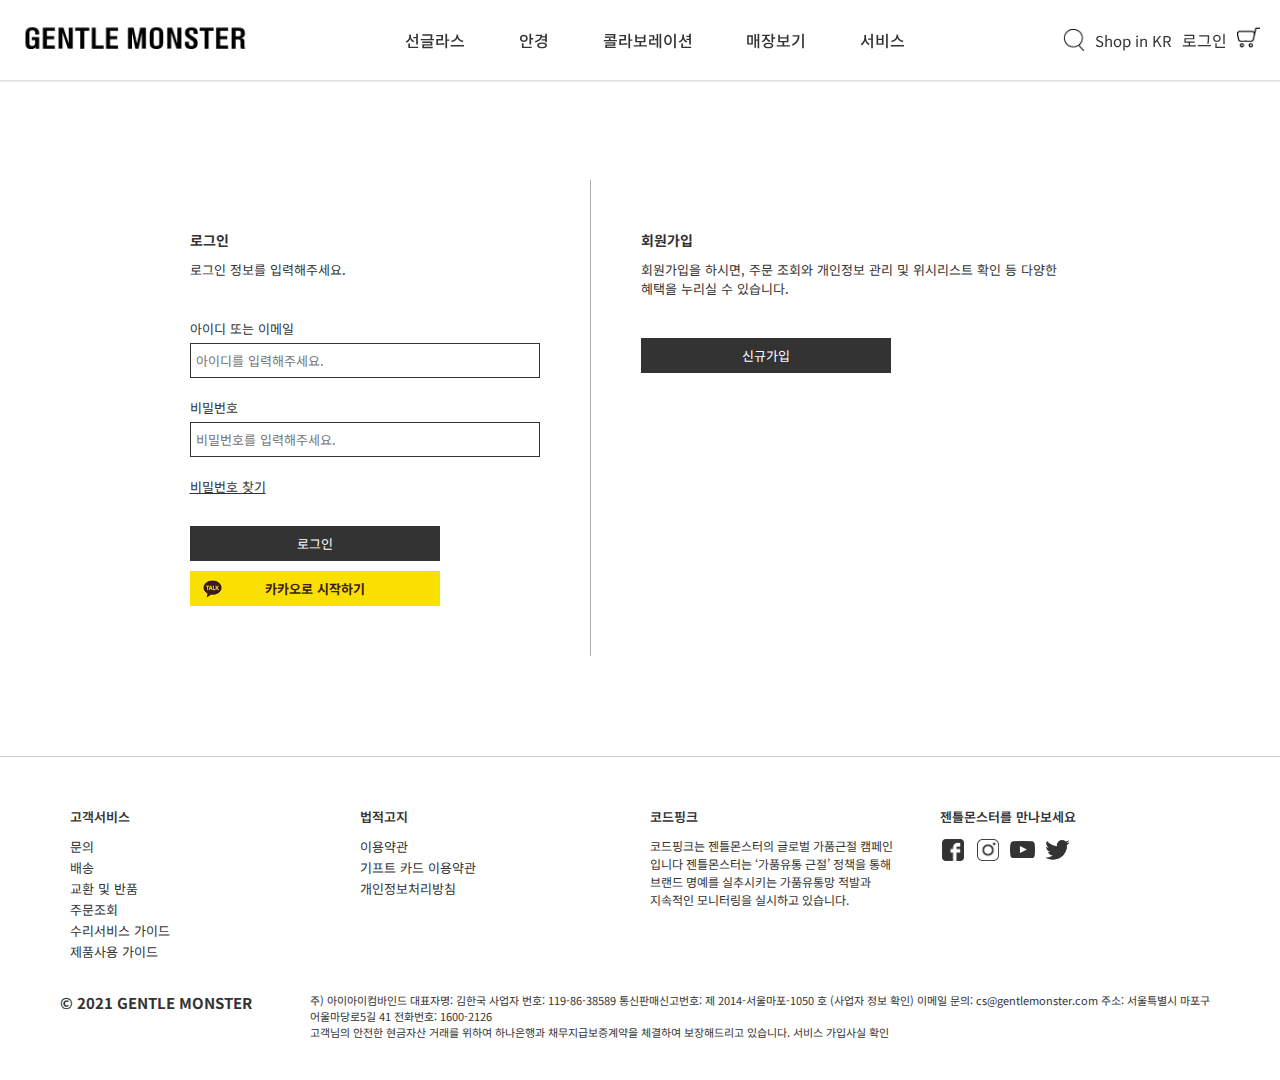
<file: project01/login.html>
<!DOCTYPE html>
<html lang="ko">
<head>
    <meta charset="UTF-8">
    <meta http-equiv="X-UA-Compatible" content="IE=edge">
    <meta name="viewport" content="width=device-width, initial-scale=1.0">
    <title>젠틀몬스터 | 선글라스</title>
    <link rel="stylesheet" href="https://cdnjs.cloudflare.com/ajax/libs/font-awesome/4.7.0/css/font-awesome.css" />
    <link href="https://cdnjs.cloudflare.com/ajax/libs/font-awesome/5.13.0/css/all.min.css" rel="stylesheet">
    <link rel="stylesheet" href="css/header_footer.css">
    <link rel="stylesheet" href="css/login.css">

    <script src="js/jquery-3.6.0.min.js"></script>
    <script src="js/common.js"></script>
    <!-- <script src="js/sunglass.js"></script> -->
</head>
<body>
    <div class="wrap">
        <header id="gnb" class="container">

            <h1 id="logo"><a href="index.html">GENTLE MONSTER</a></h1>
    
            <nav class="menu">
                <ul class="menu_list">
                    <li><a href="sunglass.html">선글라스</a></li>
                    <li><a href="javascript:;">안경</a></li>
                    <li><a href="javascript:;">콜라보레이션</a></li>
                    <li><a href="store.html">매장보기</a></li>
                    <li><a href="javascript:;">서비스</a></li>
                </ul>
            </nav>
    
            <div class="menu_right">
                <p class="search"><input type="text" placeholder="검색어를 입력하세요"></p>
                <p class="kr"><a href="javascript:;">Shop in KR</a></p>
                <p class="login"><a href="login.html">로그인</a></p>
                
                <p class="cart"><a href="javascript:;"><img src="img/ico/ico_cart.png" alt="장바구니"></a></p>
                <!-- 모바일용 햄버거버튼(메뉴버튼) -->
                <p class="MO_menu_btn">
                    <a href="javascript:;">메뉴열기</a>
                </p>
            </div>

            <!-- 모바일용 메뉴 -->
            <div class="MO_menu_wrap">
                <div class="MO_menu_bg"></div>
                <nav class="MO_menu">
                    <p class="close"><a href="javascript:;"></a></p>
                    <ul class="MO_menu_list">
                        <li><a href="sunglass.html">선글라스</a></li>
                        <li><a href="javascript:;">안경</a></li>
                        <li><a href="javascript:;">콜라보레이션</a></li>
                        <li><a href="store.html">매장보기</a></li>
                        <li><a href="javascript:;">서비스</a></li>
                    </ul>
                    <ul class="MO_menu_right">
                        <li><a href="login.html">로그인</a></li>
                        <li><a href="javascript:;">관심상품</a></li>
                        <li><a href="javascript:;">Shop in KR</a></li>
                    </ul>
                </nav>
            </div>
        </header>
    
        <div class="bodywrap">
            <div class="login_page">
                <!-- 로그인 -->
                <div class="login">
                    <form action="#">
                        <fieldset>
                            <legend>로그인정보 입력</legend>
                            <div class="title-box">
                                <h3>로그인</h3>
                                <p>로그인 정보를 입력해주세요.</p>
                            </div>
                            <div class="input_box id">
                                <label for="id">아이디 또는 이메일</label>
                                <input type="text" id="id" placeholder="아이디를 입력해주세요.">
                            </div>
                            <div class="input_box pw">
                                <label for="pw">비밀번호</label>
                                <input type="password" id="pw" placeholder="비밀번호를 입력해주세요.">
                            </div>
                            <u>비밀번호 찾기</u>
                            <div class="btns">
                                <div class="btn_login">로그인</div>
                                <div class="btn_kakao">카카오로 시작하기</div>
                            </div>
                        </fieldset>
                    </form>
                </div>
    
                <!-- 회원가입 -->
                <div class="join">
                    <form action="#">
                        <fieldset>
                            <legend>회원가입하기</legend>
                            <div class="title-box">
                                <h3>회원가입</h3>
                                <p>회원가입을 하시면, 주문 조회와 개인정보 관리 및 위시리스트 확인 등 다양한 혜택을 누리실 수 있습니다.</p>
                            </div>
                            <div class="btns">
                                <div class="btn_join">신규가입</div>
                            </div>
                        </fieldset>
                    </form>
                </div>
            </div>
            
        </div>
    
        <footer>
            <div class="foot_area">
                 <!-- PC용 푸터 -->
                <div class="PC_footer box_wrap">
                    <div class="box">
                        <p>고객서비스</p>
                        <span>+</span>
                        <ul>
                            <li><a href="javascript:;">문의</a></li>
                            <li><a href="javascript:;">배송</a></li>
                            <li><a href="javascript:;">교환 및 반품</a></li>
                            <li><a href="javascript:;">주문조회</a></li>
                            <li><a href="javascript:;">수리서비스 가이드</a></li>
                            <li><a href="javascript:;">제품사용 가이드</a></li>
                        </ul>
                    </div>
                    <div class="box">
                        <p>법적고지</p>
                        <span>+</span>
                        <ul>
                            <li><a href="javascript:;">이용약관</a></li>
                            <li><a href="javascript:;">기프트 카드 이용약관</a></li>
                            <li><a href="javascript:;">개인정보처리방침</a></li>
                        </ul>
                    </div>
                    <div class="box">
                        <p>코드핑크</p>
                        <span>+</span>
                        <ul>
                            <li class="code_pink">코드핑크는 젠틀몬스터의 글로벌 가품근절 캠페인 입니다 젠틀몬스터는 ‘가품유통 근절’ 정책을 통해 브랜드 명예를 실추시키는 가품유통망 적발과 지속적인 모니터링을 실시하고 있습니다.</li>
                        </ul>
                    </div>
                    <div class="box">
                        <p>젠틀몬스터를 만나보세요</p>
                        <span>+</span>
                        <ul class="ico_sns">
                            <li><a href="javascript:;">페이스북</a></li>
                            <li><a href="javascript:;">인스타그램</a></li>
                            <li><a href="javascript:;">유튜브</a></li>
                            <li><a href="javascript:;">트위터</a></li>
                        </ul>
                    </div>
                </div>

                <!-- 모바일용 푸터 -->
                <div class="MO_box_wrap box_wrap">
                    <div class="MO_box box">
                        <p>고객서비스</p>
                        <span>+</span>
                        <ul>
                            <li><a href="javascript:;">문의</a></li>
                            <li><a href="javascript:;">배송</a></li>
                            <li><a href="javascript:;">교환 및 반품</a></li>
                            <li><a href="javascript:;">주문조회</a></li>
                            <li><a href="javascript:;">수리서비스 가이드</a></li>
                            <li><a href="javascript:;">제품사용 가이드</a></li>
                        </ul>
                    </div>
                    <div class="MO_box box">
                        <p>법적고지</p>
                        <span>+</span>
                        <ul>
                            <li><a href="javascript:;">이용약관</a></li>
                            <li><a href="javascript:;">기프트 카드 이용약관</a></li>
                            <li><a href="javascript:;">개인정보처리방침</a></li>
                        </ul>
                    </div>
                    <div class="MO_box box">
                        <p>코드핑크</p>
                        <span>+</span>
                        <ul>
                            <li class="code_pink">코드핑크는 젠틀몬스터의 글로벌 가품근절 캠페인 입니다 젠틀몬스터는 ‘가품유통 근절’ 정책을 통해 브랜드 명예를 실추시키는 가품유통망 적발과 지속적인 모니터링을 실시하고 있습니다.</li>
                        </ul>
                    </div>
                    <div class="MO_box box">
                        <p>젠틀몬스터를 만나보세요</p>
                        <span>+</span>
                        <ul class="ico_sns">
                            <li><a href="javascript:;">페이스북</a></li>
                            <li><a href="javascript:;">인스타그램</a></li>
                            <li><a href="javascript:;">유튜브</a></li>
                            <li><a href="javascript:;">트위터</a></li>
                        </ul>
                    </div>
                </div>
                <div class="addr">
                    <h3>© 2021 GENTLE MONSTER</h3>
                    <div>
                        <p>주) 아이아이컴바인드 대표자명: 김한국 사업자 번호: 119-86-38589 통신판매신고번호: 제 2014-서울마포-1050 호 (사업자 정보 확인) 이메일 문의: cs@gentlemonster.com 주소: 서울특별시 마포구 어울마당로5길 41 전화번호: 1600-2126</p>
                        <p>고객님의 안전한 현금자산 거래를 위하여 하나은행과 채무지급보증계약을 체결하여 보장해드리고 있습니다. <span><a href="javascript:;">서비스 가입사실 확인</a></span></p>
                    </div>
                </div>
            </div>
        </footer>
    </div>
</body>
</html>
</file>
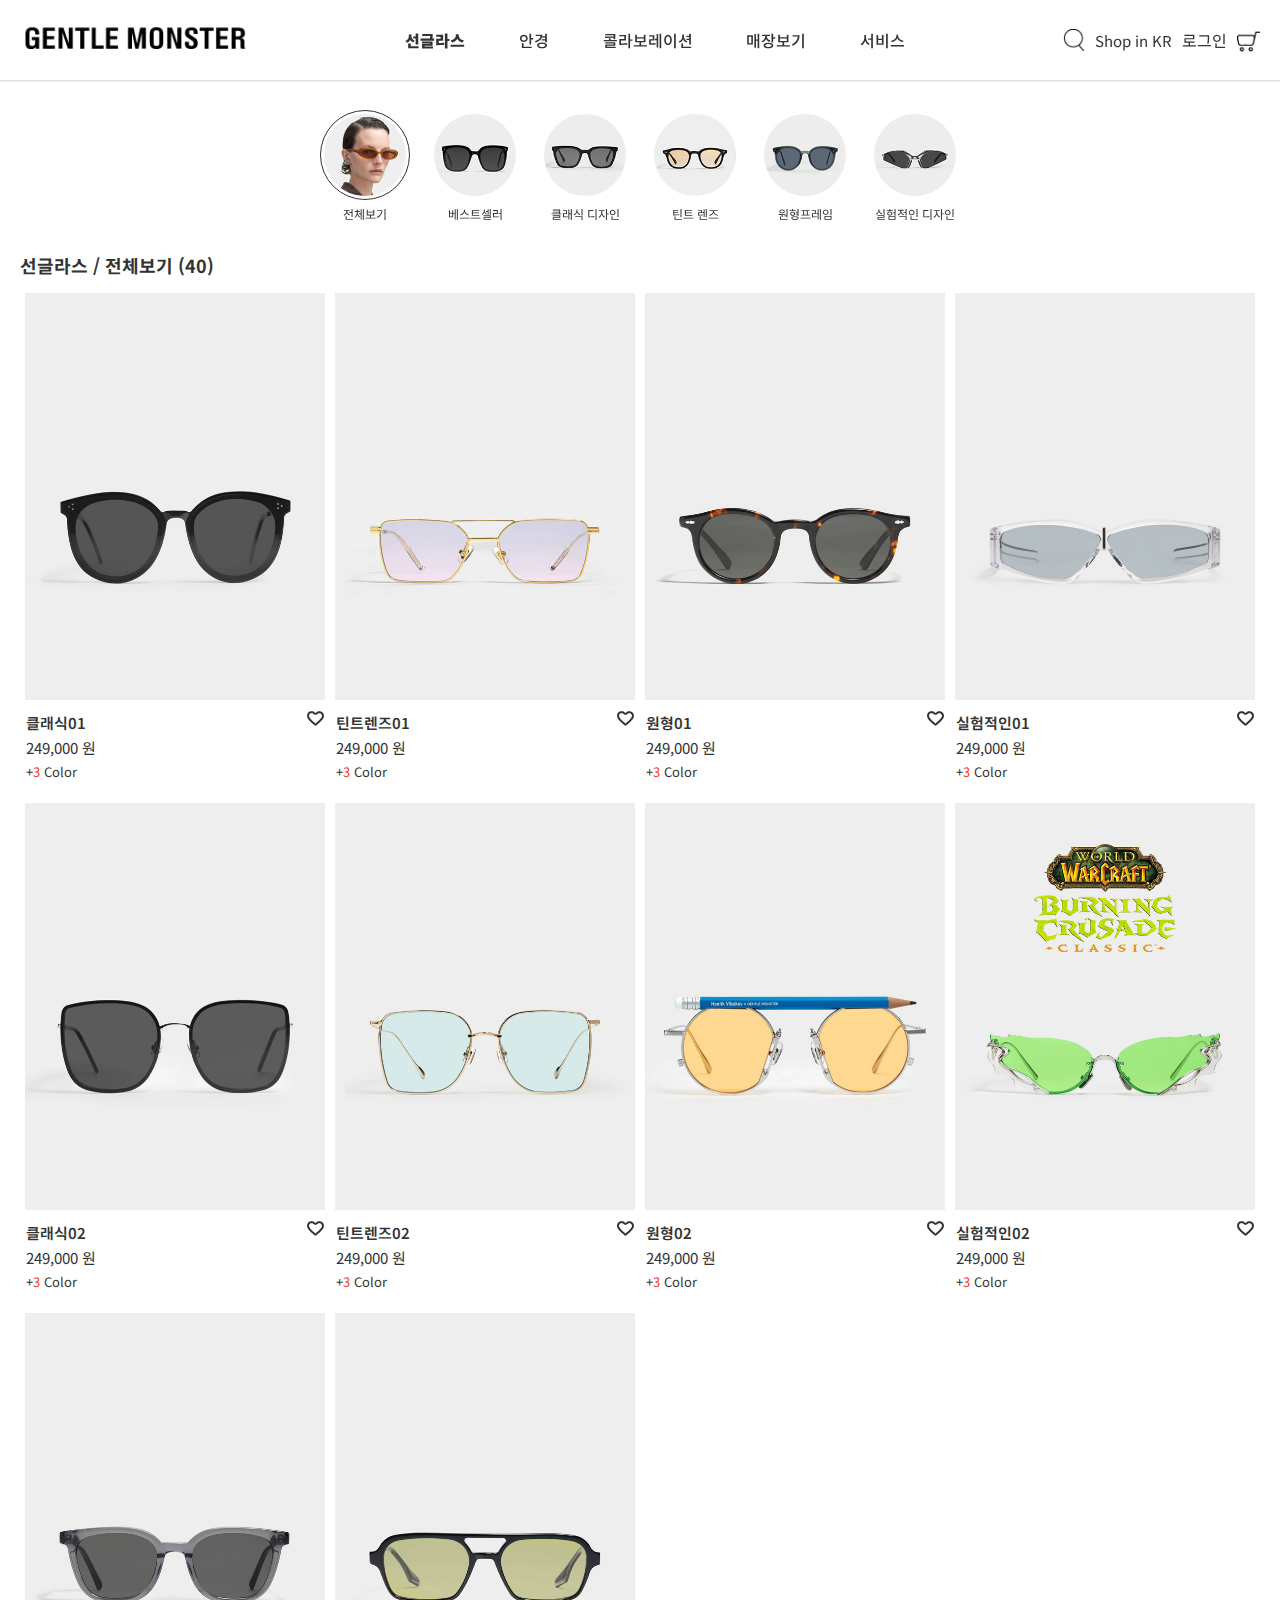
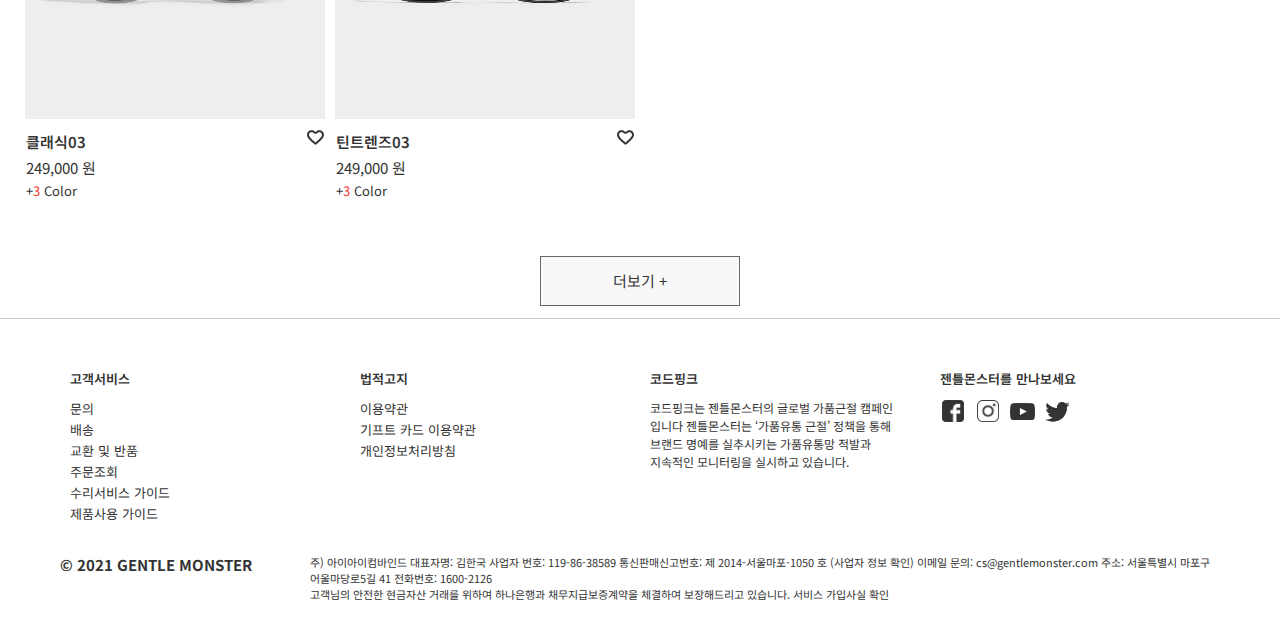
<file: project01/sunglass.html>
<!DOCTYPE html>
<html lang="ko">
<head>
    <meta charset="UTF-8">
    <meta http-equiv="X-UA-Compatible" content="IE=edge">
    <meta name="viewport" content="width=device-width, initial-scale=1.0">
    <title>젠틀몬스터 | 선글라스</title>
    <link rel="stylesheet" href="https://cdnjs.cloudflare.com/ajax/libs/font-awesome/4.7.0/css/font-awesome.css" />
    <link href="https://cdnjs.cloudflare.com/ajax/libs/font-awesome/5.13.0/css/all.min.css" rel="stylesheet">
    <link rel="stylesheet" href="css/header_footer.css">
    <link rel="stylesheet" href="css/sunglass.css">

    <script src="js/jquery-3.6.0.min.js"></script>
    <script src="js/common.js"></script>
    <script src="js/sunglass.js"></script>
</head>
<body>
    <div class="wrap">
        <header id="gnb" class="container">

            <h1 id="logo"><a href="index.html">GENTLE MONSTER</a></h1>
    
            <nav class="menu">
                <ul class="menu_list">
                    <li class="active"><a href="sunglass.html">선글라스</a></li>
                    <li><a href="javascript:;">안경</a></li>
                    <li><a href="javascript:;">콜라보레이션</a></li>
                    <li><a href="store.html">매장보기</a></li>
                    <li><a href="javascript:;">서비스</a></li>
                </ul>
            </nav>
    
            <div class="menu_right">
                <p class="search"><input type="text" placeholder="검색어를 입력하세요"></p>
                <p class="kr"><a href="javascript:;">Shop in KR</a></p>
                <p class="login"><a href="login.html">로그인</a></p>
                
                <p class="cart"><a href="javascript:;"><img src="img/ico/ico_cart.png" alt="장바구니"></a></p>
                <!-- 모바일용 햄버거버튼(메뉴버튼) -->
                <p class="MO_menu_btn">
                    <a href="javascript:;">메뉴열기</a>
                </p>
            </div>

            <!-- 모바일용 메뉴 -->
            <div class="MO_menu_wrap">
                <div class="MO_menu_bg"></div>
                <nav class="MO_menu">
                    <p class="close"><a href="javascript:;"></a></p>
                    <ul class="MO_menu_list">
                        <li><a href="sunglass.html">선글라스</a></li>
                        <li><a href="javascript:;">안경</a></li>
                        <li><a href="javascript:;">콜라보레이션</a></li>
                        <li><a href="store.html">매장보기</a></li>
                        <li><a href="javascript:;">서비스</a></li>
                    </ul>
                    <ul class="MO_menu_right">
                        <li><a href="login.html">로그인</a></li>
                        <li><a href="javascript:;">관심상품</a></li>
                        <li><a href="javascript:;">Shop in KR</a></li>
                    </ul>
                </nav>
            </div>
        </header>
    
        <div class="bodywrap">
            <div class="tab_manu">
                <ul>
                    <li class="tab1 active">
                        <div class="t1">
                            <img src="img/sunglass/tab/t01.png" alt="전체보기">
                        </div>
                        <p>전체보기</p>
                    </li>
                    <li class="tab2">
                        <div class="t2">
                            <img src="img/sunglass/tab/t02.jpg" alt="베스트셀러">
                        </div>
                        <p>베스트셀러</p>
                    </li>
                    <li class="tab3">
                        <div class="t3">
                            <img src="img/sunglass/tab/t03.jpg" alt="클래식 디자인">
                        </div>
                        <p>클래식 디자인</p>
                    </li>
                    <li class="tab4">
                        <div class="t4">
                            <img src="img/sunglass/tab/t04.jpg" alt="틴트 렌즈">
                        </div>
                        <p>틴트 렌즈</p>
                    </li>
                    <li class="tab5">
                        <div class="t5">
                            <img src="img/sunglass/tab/t05.jpg" alt="원형프레임">
                        </div>
                        <p>원형프레임</p>
                    </li>
                    <li class="tab6">
                        <div class="t6">
                            <img src="img/sunglass/tab/t06.jpg" alt="실험적인 디자인">
                        </div>
                        <p>실험적인 디자인</p>
                    </li>
                </ul>
            </div>
            <div class="content active">
                <div class="tab1">
                    <h3>선글라스 / 전체보기 (<span class="pd-num">0</span>)
                    </h3>
                    <ul class="pd_list_wrap">
                        <li>
                            <div class="product">
                                <div class="pd_img">
                                    <a href="detail.html">
                                        <img src="img/sunglass/product/c01.jpg" alt="클래식01">
                                    </a>
                                </div>
                                <div class="pd_info">
                                    <div class="info_spec">
                                        <p>클래식01</p>
                                        <p>249,000 원</p>
                                        <p>+<span>3</span> Color</p>
                                    </div>
                                    <div class="wish">
                                        <a href="javascript:;">하트</a>
                                    </div>
                                </div>
                            </div>
                        </li>
                        <li>
                            <div class="product">
                                <div class="pd_img">
                                    <a href="javascript:;">
                                        <img src="img/sunglass/product/d01.jpg" alt="틴트렌즈01">
                                    </a>
                                </div>
                                <div class="pd_info">
                                    <div class="info_spec">
                                        <p>틴트렌즈01</p>
                                        <p>249,000 원</p>
                                        <p>+<span>3</span> Color</p>
                                    </div>
                                    <div class="wish">
                                        <a href="javascript:;">하트</a>
                                    </div>
                                </div>
                            </div>
                        </li>
                        <li>
                            <div class="product">
                                <div class="pd_img">
                                    <a href="javascript:;">
                                        <img src="img/sunglass/product/e01.jpg" alt="원형01">
                                    </a>
                                </div>
                                <div class="pd_info">
                                    <div class="info_spec">
                                        <p>원형01</p>
                                        <p>249,000 원</p>
                                        <p>+<span>3</span> Color</p>
                                    </div>
                                    <div class="wish">
                                        <a href="javascript:;">하트</a>
                                    </div>
                                </div>
                            </div>
                        </li>
                        <li>
                            <div class="product">
                                <div class="pd_img">
                                    <a href="javascript:;">
                                        <img src="img/sunglass/product/f01.jpg" alt="실험적인01">
                                    </a>
                                </div>
                                <div class="pd_info">
                                    <div class="info_spec">
                                        <p>실험적인01</p>
                                        <p>249,000 원</p>
                                        <p>+<span>3</span> Color</p>
                                    </div>
                                    <div class="wish">
                                        <a href="javascript:;">하트</a>
                                    </div>
                                </div>
                            </div>
                        </li>
                        <li>
                            <div class="product">
                                <div class="pd_img">
                                    <a href="javascript:;">
                                        <img src="img/sunglass/product/c02.jpg" alt="클래식02">
                                    </a>
                                </div>
                                <div class="pd_info">
                                    <div class="info_spec">
                                        <p>클래식02</p>
                                        <p>249,000 원</p>
                                        <p>+<span>3</span> Color</p>
                                    </div>
                                    <div class="wish">
                                        <a href="javascript:;">하트</a>
                                    </div>
                                </div>
                            </div>
                        </li>
                        <li>
                            <div class="product">
                                <div class="pd_img">
                                    <a href="javascript:;">
                                        <img src="img/sunglass/product/d02.jpg" alt="틴트렌즈02">
                                    </a>
                                </div>
                                <div class="pd_info">
                                    <div class="info_spec">
                                        <p>틴트렌즈02</p>
                                        <p>249,000 원</p>
                                        <p>+<span>3</span> Color</p>
                                    </div>
                                    <div class="wish">
                                        <a href="javascript:;">하트</a>
                                    </div>
                                </div>
                            </div>
                        </li>
                        <li>
                            <div class="product">
                                <div class="pd_img">
                                    <a href="javascript:;">
                                        <img src="img/sunglass/product/e02.jpg" alt="원형02">
                                    </a>
                                </div>
                                <div class="pd_info">
                                    <div class="info_spec">
                                        <p>원형02</p>
                                        <p>249,000 원</p>
                                        <p>+<span>3</span> Color</p>
                                    </div>
                                    <div class="wish">
                                        <a href="javascript:;">하트</a>
                                    </div>
                                </div>
                            </div>
                        </li>
                        <li>
                            <div class="product">
                                <div class="pd_img">
                                    <a href="javascript:;">
                                        <img src="img/sunglass/product/f02.jpg" alt="실험적인02">
                                    </a>
                                </div>
                                <div class="pd_info">
                                    <div class="info_spec">
                                        <p>실험적인02</p>
                                        <p>249,000 원</p>
                                        <p>+<span>3</span> Color</p>
                                    </div>
                                    <div class="wish">
                                        <a href="javascript:;">하트</a>
                                    </div>
                                </div>
                            </div>
                        </li>
                        <li>
                            <div class="product">
                                <div class="pd_img">
                                    <a href="javascript:;">
                                        <img src="img/sunglass/product/c03.jpg" alt="클래식03">
                                    </a>
                                </div>
                                <div class="pd_info">
                                    <div class="info_spec">
                                        <p>클래식03</p>
                                        <p>249,000 원</p>
                                        <p>+<span>3</span> Color</p>
                                    </div>
                                    <div class="wish">
                                        <a href="javascript:;">하트</a>
                                    </div>
                                </div>
                            </div>
                        </li>
                        <li>
                            <div class="product">
                                <div class="pd_img">
                                    <a href="javascript:;">
                                        <img src="img/sunglass/product/d03.jpg" alt="틴트렌즈03">
                                    </a>
                                </div>
                                <div class="pd_info">
                                    <div class="info_spec">
                                        <p>틴트렌즈03</p>
                                        <p>249,000 원</p>
                                        <p>+<span>3</span> Color</p>
                                    </div>
                                    <div class="wish">
                                        <a href="javascript:;">하트</a>
                                    </div>
                                </div>
                            </div>
                        </li>
                        <li>
                            <div class="product">
                                <div class="pd_img">
                                    <a href="javascript:;">
                                        <img src="img/sunglass/product/e03.jpg" alt="원형03">
                                    </a>
                                </div>
                                <div class="pd_info">
                                    <div class="info_spec">
                                        <p>원형03</p>
                                        <p>249,000 원</p>
                                        <p>+<span>3</span> Color</p>
                                    </div>
                                    <div class="wish">
                                        <a href="javascript:;">하트</a>
                                    </div>
                                </div>
                            </div>
                        </li>
                        <li>
                            <div class="product">
                                <div class="pd_img">
                                    <a href="javascript:;">
                                        <img src="img/sunglass/product/f03.jpg" alt="실험적인03">
                                    </a>
                                </div>
                                <div class="pd_info">
                                    <div class="info_spec">
                                        <p>실험적인03</p>
                                        <p>249,000 원</p>
                                        <p>+<span>3</span> Color</p>
                                    </div>
                                    <div class="wish">
                                        <a href="javascript:;">하트</a>
                                    </div>
                                </div>
                            </div>
                        </li>
                        <li>
                            <div class="product">
                                <div class="pd_img">
                                    <a href="javascript:;">
                                        <img src="img/sunglass/product/c04.jpg" alt="클래식04">
                                    </a>
                                </div>
                                <div class="pd_info">
                                    <div class="info_spec">
                                        <p>클래식04</p>
                                        <p>249,000 원</p>
                                        <p>+<span>3</span> Color</p>
                                    </div>
                                    <div class="wish">
                                        <a href="javascript:;">하트</a>
                                    </div>
                                </div>
                            </div>
                        </li>
                        <li>
                            <div class="product">
                                <div class="pd_img">
                                    <a href="javascript:;">
                                        <img src="img/sunglass/product/d04.jpg" alt="틴트렌즈04">
                                    </a>
                                </div>
                                <div class="pd_info">
                                    <div class="info_spec">
                                        <p>틴트렌즈04</p>
                                        <p>249,000 원</p>
                                        <p>+<span>3</span> Color</p>
                                    </div>
                                    <div class="wish">
                                        <a href="javascript:;">하트</a>
                                    </div>
                                </div>
                            </div>
                        </li>
                        <li>
                            <div class="product">
                                <div class="pd_img">
                                    <a href="javascript:;">
                                        <img src="img/sunglass/product/e04.jpg" alt="원형04">
                                    </a>
                                </div>
                                <div class="pd_info">
                                    <div class="info_spec">
                                        <p>원형04</p>
                                        <p>249,000 원</p>
                                        <p>+<span>3</span> Color</p>
                                    </div>
                                    <div class="wish">
                                        <a href="javascript:;">하트</a>
                                    </div>
                                </div>
                            </div>
                        </li>
                        <li>
                            <div class="product">
                                <div class="pd_img">
                                    <a href="javascript:;">
                                        <img src="img/sunglass/product/f04.jpg" alt="실험적인04">
                                    </a>
                                </div>
                                <div class="pd_info">
                                    <div class="info_spec">
                                        <p>실험적인04</p>
                                        <p>249,000 원</p>
                                        <p>+<span>3</span> Color</p>
                                    </div>
                                    <div class="wish">
                                        <a href="javascript:;">하트</a>
                                    </div>
                                </div>
                            </div>
                        </li>
                        <li>
                            <div class="product">
                                <div class="pd_img">
                                    <a href="javascript:;">
                                        <img src="img/sunglass/product/c05.jpg" alt="클래식05">
                                    </a>
                                </div>
                                <div class="pd_info">
                                    <div class="info_spec">
                                        <p>클래식05</p>
                                        <p>249,000 원</p>
                                        <p>+<span>3</span> Color</p>
                                    </div>
                                    <div class="wish">
                                        <a href="javascript:;">하트</a>
                                    </div>
                                </div>
                            </div>
                        </li>
                        <li>
                            <div class="product">
                                <div class="pd_img">
                                    <a href="javascript:;">
                                        <img src="img/sunglass/product/d05.jpg" alt="틴트렌즈05">
                                    </a>
                                </div>
                                <div class="pd_info">
                                    <div class="info_spec">
                                        <p>틴트렌즈05</p>
                                        <p>249,000 원</p>
                                        <p>+<span>3</span> Color</p>
                                    </div>
                                    <div class="wish">
                                        <a href="javascript:;">하트</a>
                                    </div>
                                </div>
                            </div>
                        </li>
                        <li>
                            <div class="product">
                                <div class="pd_img">
                                    <a href="javascript:;">
                                        <img src="img/sunglass/product/e05.jpg" alt="원형05">
                                    </a>
                                </div>
                                <div class="pd_info">
                                    <div class="info_spec">
                                        <p>원형05</p>
                                        <p>249,000 원</p>
                                        <p>+<span>3</span> Color</p>
                                    </div>
                                    <div class="wish">
                                        <a href="javascript:;">하트</a>
                                    </div>
                                </div>
                            </div>
                        </li>
                        <li>
                            <div class="product">
                                <div class="pd_img">
                                    <a href="javascript:;">
                                        <img src="img/sunglass/product/f05.jpg" alt="실험적인05">
                                    </a>
                                </div>
                                <div class="pd_info">
                                    <div class="info_spec">
                                        <p>실험적인05</p>
                                        <p>249,000 원</p>
                                        <p>+<span>3</span> Color</p>
                                    </div>
                                    <div class="wish">
                                        <a href="javascript:;">하트</a>
                                    </div>
                                </div>
                            </div>
                        </li>
                        <li>
                            <div class="product">
                                <div class="pd_img">
                                    <a href="javascript:;">
                                        <img src="img/sunglass/product/c06.jpg" alt="클래식06">
                                    </a>
                                </div>
                                <div class="pd_info">
                                    <div class="info_spec">
                                        <p>클래식06</p>
                                        <p>249,000 원</p>
                                        <p>+<span>3</span> Color</p>
                                    </div>
                                    <div class="wish">
                                        <a href="javascript:;">하트</a>
                                    </div>
                                </div>
                            </div>
                        </li>
                        <li>
                            <div class="product">
                                <div class="pd_img">
                                    <a href="javascript:;">
                                        <img src="img/sunglass/product/d06.jpg" alt="틴트렌즈06">
                                    </a>
                                </div>
                                <div class="pd_info">
                                    <div class="info_spec">
                                        <p>틴트렌즈06</p>
                                        <p>249,000 원</p>
                                        <p>+<span>3</span> Color</p>
                                    </div>
                                    <div class="wish">
                                        <a href="javascript:;">하트</a>
                                    </div>
                                </div>
                            </div>
                        </li>
                        <li>
                            <div class="product">
                                <div class="pd_img">
                                    <a href="javascript:;">
                                        <img src="img/sunglass/product/e06.jpg" alt="원형06">
                                    </a>
                                </div>
                                <div class="pd_info">
                                    <div class="info_spec">
                                        <p>원형06</p>
                                        <p>249,000 원</p>
                                        <p>+<span>3</span> Color</p>
                                    </div>
                                    <div class="wish">
                                        <a href="javascript:;">하트</a>
                                    </div>
                                </div>
                            </div>
                        </li>
                        <li>
                            <div class="product">
                                <div class="pd_img">
                                    <a href="javascript:;">
                                        <img src="img/sunglass/product/f06.jpg" alt="실험적인06">
                                    </a>
                                </div>
                                <div class="pd_info">
                                    <div class="info_spec">
                                        <p>실험적인06</p>
                                        <p>249,000 원</p>
                                        <p>+<span>3</span> Color</p>
                                    </div>
                                    <div class="wish">
                                        <a href="javascript:;">하트</a>
                                    </div>
                                </div>
                            </div>
                        </li>
                        <li>
                            <div class="product">
                                <div class="pd_img">
                                    <a href="javascript:;">
                                        <img src="img/sunglass/product/c07.jpg" alt="클래식07">
                                    </a>
                                </div>
                                <div class="pd_info">
                                    <div class="info_spec">
                                        <p>클래식07</p>
                                        <p>249,000 원</p>
                                        <p>+<span>3</span> Color</p>
                                    </div>
                                    <div class="wish">
                                        <a href="javascript:;">하트</a>
                                    </div>
                                </div>
                            </div>
                        </li>
                        <li>
                            <div class="product">
                                <div class="pd_img">
                                    <a href="javascript:;">
                                        <img src="img/sunglass/product/d07.jpg" alt="틴트렌즈07">
                                    </a>
                                </div>
                                <div class="pd_info">
                                    <div class="info_spec">
                                        <p>틴트렌즈07</p>
                                        <p>249,000 원</p>
                                        <p>+<span>3</span> Color</p>
                                    </div>
                                    <div class="wish">
                                        <a href="javascript:;">하트</a>
                                    </div>
                                </div>
                            </div>
                        </li>
                        <li>
                            <div class="product">
                                <div class="pd_img">
                                    <a href="javascript:;">
                                        <img src="img/sunglass/product/e07.jpg" alt="원형07">
                                    </a>
                                </div>
                                <div class="pd_info">
                                    <div class="info_spec">
                                        <p>원형07</p>
                                        <p>249,000 원</p>
                                        <p>+<span>3</span> Color</p>
                                    </div>
                                    <div class="wish">
                                        <a href="javascript:;">하트</a>
                                    </div>
                                </div>
                            </div>
                        </li>
                        <li>
                            <div class="product">
                                <div class="pd_img">
                                    <a href="javascript:;">
                                        <img src="img/sunglass/product/f07.jpg" alt="실험적인07">
                                    </a>
                                </div>
                                <div class="pd_info">
                                    <div class="info_spec">
                                        <p>실험적인07</p>
                                        <p>249,000 원</p>
                                        <p>+<span>3</span> Color</p>
                                    </div>
                                    <div class="wish">
                                        <a href="javascript:;">하트</a>
                                    </div>
                                </div>
                            </div>
                        </li>
                        <li>
                            <div class="product">
                                <div class="pd_img">
                                    <a href="javascript:;">
                                        <img src="img/sunglass/product/c08.jpg" alt="클래식08">
                                    </a>
                                </div>
                                <div class="pd_info">
                                    <div class="info_spec">
                                        <p>클래식08</p>
                                        <p>249,000 원</p>
                                        <p>+<span>3</span> Color</p>
                                    </div>
                                    <div class="wish">
                                        <a href="javascript:;">하트</a>
                                    </div>
                                </div>
                            </div>
                        </li>
                        <li>
                            <div class="product">
                                <div class="pd_img">
                                    <a href="javascript:;">
                                        <img src="img/sunglass/product/d08.jpg" alt="틴트렌즈08">
                                    </a>
                                </div>
                                <div class="pd_info">
                                    <div class="info_spec">
                                        <p>틴트렌즈08</p>
                                        <p>249,000 원</p>
                                        <p>+<span>3</span> Color</p>
                                    </div>
                                    <div class="wish">
                                        <a href="javascript:;">하트</a>
                                    </div>
                                </div>
                            </div>
                        </li>
                        <li>
                            <div class="product">
                                <div class="pd_img">
                                    <a href="javascript:;">
                                        <img src="img/sunglass/product/e08.jpg" alt="원형08">
                                    </a>
                                </div>
                                <div class="pd_info">
                                    <div class="info_spec">
                                        <p>원형08</p>
                                        <p>249,000 원</p>
                                        <p>+<span>3</span> Color</p>
                                    </div>
                                    <div class="wish">
                                        <a href="javascript:;">하트</a>
                                    </div>
                                </div>
                            </div>
                        </li>
                        <li>
                            <div class="product">
                                <div class="pd_img">
                                    <a href="javascript:;">
                                        <img src="img/sunglass/product/f08.jpg" alt="실험적인08">
                                    </a>
                                </div>
                                <div class="pd_info">
                                    <div class="info_spec">
                                        <p>실험적인08</p>
                                        <p>249,000 원</p>
                                        <p>+<span>3</span> Color</p>
                                    </div>
                                    <div class="wish">
                                        <a href="javascript:;">하트</a>
                                    </div>
                                </div>
                            </div>
                        </li>
                        <li>
                            <div class="product">
                                <div class="pd_img">
                                    <a href="javascript:;">
                                        <img src="img/sunglass/product/c09.jpg" alt="클래식09">
                                    </a>
                                </div>
                                <div class="pd_info">
                                    <div class="info_spec">
                                        <p>클래식09</p>
                                        <p>249,000 원</p>
                                        <p>+<span>3</span> Color</p>
                                    </div>
                                    <div class="wish">
                                        <a href="javascript:;">하트</a>
                                    </div>
                                </div>
                            </div>
                        </li>
                        <li>
                            <div class="product">
                                <div class="pd_img">
                                    <a href="javascript:;">
                                        <img src="img/sunglass/product/d09.jpg" alt="틴트렌즈09">
                                    </a>
                                </div>
                                <div class="pd_info">
                                    <div class="info_spec">
                                        <p>틴트렌즈09</p>
                                        <p>249,000 원</p>
                                        <p>+<span>3</span> Color</p>
                                    </div>
                                    <div class="wish">
                                        <a href="javascript:;">하트</a>
                                    </div>
                                </div>
                            </div>
                        </li>
                        <li>
                            <div class="product">
                                <div class="pd_img">
                                    <a href="javascript:;">
                                        <img src="img/sunglass/product/e09.jpg" alt="원형09">
                                    </a>
                                </div>
                                <div class="pd_info">
                                    <div class="info_spec">
                                        <p>원형09</p>
                                        <p>249,000 원</p>
                                        <p>+<span>3</span> Color</p>
                                    </div>
                                    <div class="wish">
                                        <a href="javascript:;">하트</a>
                                    </div>
                                </div>
                            </div>
                        </li>
                        <li>
                            <div class="product">
                                <div class="pd_img">
                                    <a href="javascript:;">
                                        <img src="img/sunglass/product/f09.jpg" alt="실험적인09">
                                    </a>
                                </div>
                                <div class="pd_info">
                                    <div class="info_spec">
                                        <p>실험적인09</p>
                                        <p>249,000 원</p>
                                        <p>+<span>3</span> Color</p>
                                    </div>
                                    <div class="wish">
                                        <a href="javascript:;">하트</a>
                                    </div>
                                </div>
                            </div>
                        </li>
                        <li>
                            <div class="product">
                                <div class="pd_img">
                                    <a href="javascript:;">
                                        <img src="img/sunglass/product/c10.jpg" alt="클래식10">
                                    </a>
                                </div>
                                <div class="pd_info">
                                    <div class="info_spec">
                                        <p>클래식10</p>
                                        <p>249,000 원</p>
                                        <p>+<span>3</span> Color</p>
                                    </div>
                                    <div class="wish">
                                        <a href="javascript:;">하트</a>
                                    </div>
                                </div>
                            </div>
                        </li>
                        <li>
                            <div class="product">
                                <div class="pd_img">
                                    <a href="javascript:;">
                                        <img src="img/sunglass/product/d10.jpg" alt="틴트렌즈10">
                                    </a>
                                </div>
                                <div class="pd_info">
                                    <div class="info_spec">
                                        <p>틴트렌즈10</p>
                                        <p>249,000 원</p>
                                        <p>+<span>3</span> Color</p>
                                    </div>
                                    <div class="wish">
                                        <a href="javascript:;">하트</a>
                                    </div>
                                </div>
                            </div>
                        </li>
                        <li>
                            <div class="product">
                                <div class="pd_img">
                                    <a href="javascript:;">
                                        <img src="img/sunglass/product/e10.jpg" alt="원형10">
                                    </a>
                                </div>
                                <div class="pd_info">
                                    <div class="info_spec">
                                        <p>원형10</p>
                                        <p>249,000 원</p>
                                        <p>+<span>3</span> Color</p>
                                    </div>
                                    <div class="wish">
                                        <a href="javascript:;">하트</a>
                                    </div>
                                </div>
                            </div>
                        </li>
                        <li>
                            <div class="product">
                                <div class="pd_img">
                                    <a href="javascript:;">
                                        <img src="img/sunglass/product/f10.jpg" alt="실험적인10">
                                    </a>
                                </div>
                                <div class="pd_info">
                                    <div class="info_spec">
                                        <p>실험적인10</p>
                                        <p>249,000 원</p>
                                        <p>+<span>3</span> Color</p>
                                    </div>
                                    <div class="wish">
                                        <a href="javascript:;">하트</a>
                                    </div>
                                </div>
                            </div>
                        </li>
                    </ul>
                    <!-- 더보기 버튼 -->
                    <div class="btn-more-wrap">
                        <button id="btn_more">더보기 <span> +</span> </button>
                    </div>
                </div>
            </div>

            <div class="content">
                <div class="tab1">
                    <h3>선글라스 / 베스트셀러 (<span class="pd-num">0</span>)</h3>
                    <ul>
                        <li>
                            <div class="product">
                                <div class="pd_img">
                                    <a href="javascript:;">
                                        <img src="img/sunglass/product/d04.jpg" alt="틴트렌즈04">
                                    </a>
                                </div>
                                <div class="pd_info">
                                    <div class="info_spec">
                                        <p>틴트렌즈04</p>
                                        <p>249,000 원</p>
                                        <p>+<span>3</span> Color</p>
                                    </div>
                                    <div class="wish">
                                        <a href="javascript:;">하트</a>
                                    </div>
                                </div>
                            </div>
                        </li>
                        <li>
                            <div class="product">
                                <div class="pd_img">
                                    <a href="javascript:;">
                                        <img src="img/sunglass/product/d01.jpg" alt="틴트렌즈01">
                                    </a>
                                </div>
                                <div class="pd_info">
                                    <div class="info_spec">
                                        <p>틴트렌즈01</p>
                                        <p>249,000 원</p>
                                        <p>+<span>3</span> Color</p>
                                    </div>
                                    <div class="wish">
                                        <a href="javascript:;">하트</a>
                                    </div>
                                </div>
                            </div>
                        </li>
                        <li>
                            <div class="product">
                                <div class="pd_img">
                                    <a href="javascript:;">
                                        <img src="img/sunglass/product/e01.jpg" alt="원형01">
                                    </a>
                                </div>
                                <div class="pd_info">
                                    <div class="info_spec">
                                        <p>원형01</p>
                                        <p>249,000 원</p>
                                        <p>+<span>3</span> Color</p>
                                    </div>
                                    <div class="wish">
                                        <a href="javascript:;">하트</a>
                                    </div>
                                </div>
                            </div>
                        </li>
                        <li>
                            <div class="product">
                                <div class="pd_img">
                                    <a href="javascript:;">
                                        <img src="img/sunglass/product/c06.jpg" alt="클래식06">
                                    </a>
                                </div>
                                <div class="pd_info">
                                    <div class="info_spec">
                                        <p>클래식06</p>
                                        <p>249,000 원</p>
                                        <p>+<span>3</span> Color</p>
                                    </div>
                                    <div class="wish">
                                        <a href="javascript:;">하트</a>
                                    </div>
                                </div>
                            </div>
                        </li>
                        <li>
                            <div class="product">
                                <div class="pd_img">
                                    <a href="javascript:;">
                                        <img src="img/sunglass/product/c01.jpg" alt="클래식01">
                                    </a>
                                </div>
                                <div class="pd_info">
                                    <div class="info_spec">
                                        <p>클래식01</p>
                                        <p>249,000 원</p>
                                        <p>+<span>3</span> Color</p>
                                    </div>
                                    <div class="wish">
                                        <a href="javascript:;">하트</a>
                                    </div>
                                </div>
                            </div>
                        </li>
                        <li>
                            <div class="product">
                                <div class="pd_img">
                                    <a href="javascript:;">
                                        <img src="img/sunglass/product/e07.jpg" alt="원형07">
                                    </a>
                                </div>
                                <div class="pd_info">
                                    <div class="info_spec">
                                        <p>원형07</p>
                                        <p>249,000 원</p>
                                        <p>+<span>3</span> Color</p>
                                    </div>
                                    <div class="wish">
                                        <a href="javascript:;">하트</a>
                                    </div>
                                </div>
                            </div>
                        </li>
                        <li>
                            <div class="product">
                                <div class="pd_img">
                                    <a href="javascript:;">
                                        <img src="img/sunglass/product/c09.jpg" alt="클래식09">
                                    </a>
                                </div>
                                <div class="pd_info">
                                    <div class="info_spec">
                                        <p>클래식09</p>
                                        <p>249,000 원</p>
                                        <p>+<span>3</span> Color</p>
                                    </div>
                                    <div class="wish">
                                        <a href="javascript:;">하트</a>
                                    </div>
                                </div>
                            </div>
                        </li>
                        <li>
                            <div class="product">
                                <div class="pd_img">
                                    <a href="javascript:;">
                                        <img src="img/sunglass/product/c10.jpg" alt="클래식10">
                                    </a>
                                </div>
                                <div class="pd_info">
                                    <div class="info_spec">
                                        <p>클래식10</p>
                                        <p>249,000 원</p>
                                        <p>+<span>3</span> Color</p>
                                    </div>
                                    <div class="wish">
                                        <a href="javascript:;">하트</a>
                                    </div>
                                </div>
                            </div>
                        </li>
                        <li>
                            <div class="product">
                                <div class="pd_img">
                                    <a href="javascript:;">
                                        <img src="img/sunglass/product/f06.jpg" alt="실험적인06">
                                    </a>
                                </div>
                                <div class="pd_info">
                                    <div class="info_spec">
                                        <p>실험적인06</p>
                                        <p>249,000 원</p>
                                        <p>+<span>3</span> Color</p>
                                    </div>
                                    <div class="wish">
                                        <a href="javascript:;">하트</a>
                                    </div>
                                </div>
                            </div>
                        </li>
                        <li>
                            <div class="product">
                                <div class="pd_img">
                                    <a href="javascript:;">
                                        <img src="img/sunglass/product/d08.jpg" alt="틴트렌즈08">
                                    </a>
                                </div>
                                <div class="pd_info">
                                    <div class="info_spec">
                                        <p>틴트렌즈08</p>
                                        <p>249,000 원</p>
                                        <p>+<span>3</span> Color</p>
                                    </div>
                                    <div class="wish">
                                        <a href="javascript:;">하트</a>
                                    </div>
                                </div>
                            </div>
                        </li>
                    </ul>
                </div>
            </div>

            <div class="content">
                <div class="tab1">
                    <h3>선글라스 / 클래식디자인 (<span class="pd-num">0</span>)</h3>
                    <ul>
                        <li>
                            <div class="product">
                                <div class="pd_img">
                                    <a href="javascript:;">
                                        <img src="img/sunglass/product/c01.jpg" alt="클래식01">
                                    </a>
                                </div>
                                <div class="pd_info">
                                    <div class="info_spec">
                                        <p>클래식01</p>
                                        <p>249,000 원</p>
                                        <p>+<span>3</span> Color</p>
                                    </div>
                                    <div class="wish">
                                        <a href="javascript:;">하트</a>
                                    </div>
                                </div>
                            </div>
                        </li>
                        <li>
                            <div class="product">
                                <div class="pd_img">
                                    <a href="javascript:;">
                                        <img src="img/sunglass/product/c02.jpg" alt="클래식02">
                                    </a>
                                </div>
                                <div class="pd_info">
                                    <div class="info_spec">
                                        <p>클래식02</p>
                                        <p>249,000 원</p>
                                        <p>+<span>3</span> Color</p>
                                    </div>
                                    <div class="wish">
                                        <a href="javascript:;">하트</a>
                                    </div>
                                </div>
                            </div>
                        </li>
                        <li>
                            <div class="product">
                                <div class="pd_img">
                                    <a href="javascript:;">
                                        <img src="img/sunglass/product/c03.jpg" alt="클래식03">
                                    </a>
                                </div>
                                <div class="pd_info">
                                    <div class="info_spec">
                                        <p>클래식03</p>
                                        <p>249,000 원</p>
                                        <p>+<span>3</span> Color</p>
                                    </div>
                                    <div class="wish">
                                        <a href="javascript:;">하트</a>
                                    </div>
                                </div>
                            </div>
                        </li>
                        <li>
                            <div class="product">
                                <div class="pd_img">
                                    <a href="javascript:;">
                                        <img src="img/sunglass/product/c04.jpg" alt="클래식04">
                                    </a>
                                </div>
                                <div class="pd_info">
                                    <div class="info_spec">
                                        <p>클래식04</p>
                                        <p>249,000 원</p>
                                        <p>+<span>3</span> Color</p>
                                    </div>
                                    <div class="wish">
                                        <a href="javascript:;">하트</a>
                                    </div>
                                </div>
                            </div>
                        </li>
                        <li>
                            <div class="product">
                                <div class="pd_img">
                                    <a href="javascript:;">
                                        <img src="img/sunglass/product/c05.jpg" alt="클래식05">
                                    </a>
                                </div>
                                <div class="pd_info">
                                    <div class="info_spec">
                                        <p>클래식05</p>
                                        <p>249,000 원</p>
                                        <p>+<span>3</span> Color</p>
                                    </div>
                                    <div class="wish">
                                        <a href="javascript:;">하트</a>
                                    </div>
                                </div>
                            </div>
                        </li>
                        <li>
                            <div class="product">
                                <div class="pd_img">
                                    <a href="javascript:;">
                                        <img src="img/sunglass/product/c06.jpg" alt="클래식06">
                                    </a>
                                </div>
                                <div class="pd_info">
                                    <div class="info_spec">
                                        <p>클래식06</p>
                                        <p>249,000 원</p>
                                        <p>+<span>3</span> Color</p>
                                    </div>
                                    <div class="wish">
                                        <a href="javascript:;">하트</a>
                                    </div>
                                </div>
                            </div>
                        </li>
                        <li>
                            <div class="product">
                                <div class="pd_img">
                                    <a href="javascript:;">
                                        <img src="img/sunglass/product/c07.jpg" alt="클래식07">
                                    </a>
                                </div>
                                <div class="pd_info">
                                    <div class="info_spec">
                                        <p>클래식07</p>
                                        <p>249,000 원</p>
                                        <p>+<span>3</span> Color</p>
                                    </div>
                                    <div class="wish">
                                        <a href="javascript:;">하트</a>
                                    </div>
                                </div>
                            </div>
                        </li>
                        <li>
                            <div class="product">
                                <div class="pd_img">
                                    <a href="javascript:;">
                                        <img src="img/sunglass/product/c08.jpg" alt="클래식08">
                                    </a>
                                </div>
                                <div class="pd_info">
                                    <div class="info_spec">
                                        <p>클래식08</p>
                                        <p>249,000 원</p>
                                        <p>+<span>3</span> Color</p>
                                    </div>
                                    <div class="wish">
                                        <a href="javascript:;">하트</a>
                                    </div>
                                </div>
                            </div>
                        </li>
                        <li>
                            <div class="product">
                                <div class="pd_img">
                                    <a href="javascript:;">
                                        <img src="img/sunglass/product/c09.jpg" alt="클래식09">
                                    </a>
                                </div>
                                <div class="pd_info">
                                    <div class="info_spec">
                                        <p>클래식09</p>
                                        <p>249,000 원</p>
                                        <p>+<span>3</span> Color</p>
                                    </div>
                                    <div class="wish">
                                        <a href="javascript:;">하트</a>
                                    </div>
                                </div>
                            </div>
                        </li>
                        <li>
                            <div class="product">
                                <div class="pd_img">
                                    <a href="javascript:;">
                                        <img src="img/sunglass/product/c10.jpg" alt="클래식10">
                                    </a>
                                </div>
                                <div class="pd_info">
                                    <div class="info_spec">
                                        <p>클래식10</p>
                                        <p>249,000 원</p>
                                        <p>+<span>3</span> Color</p>
                                    </div>
                                    <div class="wish">
                                        <a href="javascript:;">하트</a>
                                    </div>
                                </div>
                            </div>
                        </li>
                    </ul>
                </div>
            </div>

            <div class="content">
                <div class="tab1">
                    <h3>선글라스 / 틴트 렌즈 (<span class="pd-num">0</span>)</h3>
                    <ul>
                        <li>
                            <div class="product">
                                <div class="pd_img">
                                    <a href="javascript:;">
                                        <img src="img/sunglass/product/d01.jpg" alt="틴트렌즈01">
                                    </a>
                                </div>
                                <div class="pd_info">
                                    <div class="info_spec">
                                        <p>틴트렌즈01</p>
                                        <p>249,000 원</p>
                                        <p>+<span>3</span> Color</p>
                                    </div>
                                    <div class="wish">
                                        <a href="javascript:;">하트</a>
                                    </div>
                                </div>
                            </div>
                        </li>
                        <li>
                            <div class="product">
                                <div class="pd_img">
                                    <a href="javascript:;">
                                        <img src="img/sunglass/product/d02.jpg" alt="틴트렌즈02">
                                    </a>
                                </div>
                                <div class="pd_info">
                                    <div class="info_spec">
                                        <p>틴트렌즈02</p>
                                        <p>249,000 원</p>
                                        <p>+<span>3</span> Color</p>
                                    </div>
                                    <div class="wish">
                                        <a href="javascript:;">하트</a>
                                    </div>
                                </div>
                            </div>
                        </li>
                        <li>
                            <div class="product">
                                <div class="pd_img">
                                    <a href="javascript:;">
                                        <img src="img/sunglass/product/d03.jpg" alt="틴트렌즈03">
                                    </a>
                                </div>
                                <div class="pd_info">
                                    <div class="info_spec">
                                        <p>틴트렌즈03</p>
                                        <p>249,000 원</p>
                                        <p>+<span>3</span> Color</p>
                                    </div>
                                    <div class="wish">
                                        <a href="javascript:;">하트</a>
                                    </div>
                                </div>
                            </div>
                        </li>
                        <li>
                            <div class="product">
                                <div class="pd_img">
                                    <a href="javascript:;">
                                        <img src="img/sunglass/product/d04.jpg" alt="틴트렌즈04">
                                    </a>
                                </div>
                                <div class="pd_info">
                                    <div class="info_spec">
                                        <p>틴트렌즈04</p>
                                        <p>249,000 원</p>
                                        <p>+<span>3</span> Color</p>
                                    </div>
                                    <div class="wish">
                                        <a href="javascript:;">하트</a>
                                    </div>
                                </div>
                            </div>
                        </li>
                        <li>
                            <div class="product">
                                <div class="pd_img">
                                    <a href="javascript:;">
                                        <img src="img/sunglass/product/d05.jpg" alt="틴트렌즈05">
                                    </a>
                                </div>
                                <div class="pd_info">
                                    <div class="info_spec">
                                        <p>틴트렌즈05</p>
                                        <p>249,000 원</p>
                                        <p>+<span>3</span> Color</p>
                                    </div>
                                    <div class="wish">
                                        <a href="javascript:;">하트</a>
                                    </div>
                                </div>
                            </div>
                        </li>
                        <li>
                            <div class="product">
                                <div class="pd_img">
                                    <a href="javascript:;">
                                        <img src="img/sunglass/product/d06.jpg" alt="틴트렌즈06">
                                    </a>
                                </div>
                                <div class="pd_info">
                                    <div class="info_spec">
                                        <p>틴트렌즈06</p>
                                        <p>249,000 원</p>
                                        <p>+<span>3</span> Color</p>
                                    </div>
                                    <div class="wish">
                                        <a href="javascript:;">하트</a>
                                    </div>
                                </div>
                            </div>
                        </li>
                        <li>
                            <div class="product">
                                <div class="pd_img">
                                    <a href="javascript:;">
                                        <img src="img/sunglass/product/d07.jpg" alt="틴트렌즈07">
                                    </a>
                                </div>
                                <div class="pd_info">
                                    <div class="info_spec">
                                        <p>틴트렌즈07</p>
                                        <p>249,000 원</p>
                                        <p>+<span>3</span> Color</p>
                                    </div>
                                    <div class="wish">
                                        <a href="javascript:;">하트</a>
                                    </div>
                                </div>
                            </div>
                        </li>
                        <li>
                            <div class="product">
                                <div class="pd_img">
                                    <a href="javascript:;">
                                        <img src="img/sunglass/product/d08.jpg" alt="틴트렌즈08">
                                    </a>
                                </div>
                                <div class="pd_info">
                                    <div class="info_spec">
                                        <p>틴트렌즈08</p>
                                        <p>249,000 원</p>
                                        <p>+<span>3</span> Color</p>
                                    </div>
                                    <div class="wish">
                                        <a href="javascript:;">하트</a>
                                    </div>
                                </div>
                            </div>
                        </li>
                        <li>
                            <div class="product">
                                <div class="pd_img">
                                    <a href="javascript:;">
                                        <img src="img/sunglass/product/d09.jpg" alt="틴트렌즈09">
                                    </a>
                                </div>
                                <div class="pd_info">
                                    <div class="info_spec">
                                        <p>틴트렌즈09</p>
                                        <p>249,000 원</p>
                                        <p>+<span>3</span> Color</p>
                                    </div>
                                    <div class="wish">
                                        <a href="javascript:;">하트</a>
                                    </div>
                                </div>
                            </div>
                        </li>
                        <li>
                            <div class="product">
                                <div class="pd_img">
                                    <a href="javascript:;">
                                        <img src="img/sunglass/product/d10.jpg" alt="틴트렌즈10">
                                    </a>
                                </div>
                                <div class="pd_info">
                                    <div class="info_spec">
                                        <p>틴트렌즈10</p>
                                        <p>249,000 원</p>
                                        <p>+<span>3</span> Color</p>
                                    </div>
                                    <div class="wish">
                                        <a href="javascript:;">하트</a>
                                    </div>
                                </div>
                            </div>
                        </li>
                    </ul>
                </div>
            </div>

            <div class="content">
                <div class="tab1">
                    <h3>선글라스 / 원형프레임 (<span class="pd-num">0</span>)</h3>
                    <ul>
                        <li>
                            <div class="product">
                                <div class="pd_img">
                                    <a href="javascript:;">
                                        <img src="img/sunglass/product/e01.jpg" alt="원형01">
                                    </a>
                                </div>
                                <div class="pd_info">
                                    <div class="info_spec">
                                        <p>원형01</p>
                                        <p>249,000 원</p>
                                        <p>+<span>3</span> Color</p>
                                    </div>
                                    <div class="wish">
                                        <a href="javascript:;">하트</a>
                                    </div>
                                </div>
                            </div>
                        </li>
                        <li>
                            <div class="product">
                                <div class="pd_img">
                                    <a href="javascript:;">
                                        <img src="img/sunglass/product/e02.jpg" alt="원형02">
                                    </a>
                                </div>
                                <div class="pd_info">
                                    <div class="info_spec">
                                        <p>원형02</p>
                                        <p>249,000 원</p>
                                        <p>+<span>3</span> Color</p>
                                    </div>
                                    <div class="wish">
                                        <a href="javascript:;">하트</a>
                                    </div>
                                </div>
                            </div>
                        </li>
                        <li>
                            <div class="product">
                                <div class="pd_img">
                                    <a href="javascript:;">
                                        <img src="img/sunglass/product/e03.jpg" alt="원형03">
                                    </a>
                                </div>
                                <div class="pd_info">
                                    <div class="info_spec">
                                        <p>원형03</p>
                                        <p>249,000 원</p>
                                        <p>+<span>3</span> Color</p>
                                    </div>
                                    <div class="wish">
                                        <a href="javascript:;">하트</a>
                                    </div>
                                </div>
                            </div>
                        </li>
                        <li>
                            <div class="product">
                                <div class="pd_img">
                                    <a href="javascript:;">
                                        <img src="img/sunglass/product/e04.jpg" alt="원형04">
                                    </a>
                                </div>
                                <div class="pd_info">
                                    <div class="info_spec">
                                        <p>원형04</p>
                                        <p>249,000 원</p>
                                        <p>+<span>3</span> Color</p>
                                    </div>
                                    <div class="wish">
                                        <a href="javascript:;">하트</a>
                                    </div>
                                </div>
                            </div>
                        </li>
                        <li>
                            <div class="product">
                                <div class="pd_img">
                                    <a href="javascript:;">
                                        <img src="img/sunglass/product/e05.jpg" alt="원형05">
                                    </a>
                                </div>
                                <div class="pd_info">
                                    <div class="info_spec">
                                        <p>원형05</p>
                                        <p>249,000 원</p>
                                        <p>+<span>3</span> Color</p>
                                    </div>
                                    <div class="wish">
                                        <a href="javascript:;">하트</a>
                                    </div>
                                </div>
                            </div>
                        </li>
                        <li>
                            <div class="product">
                                <div class="pd_img">
                                    <a href="javascript:;">
                                        <img src="img/sunglass/product/e06.jpg" alt="원형06">
                                    </a>
                                </div>
                                <div class="pd_info">
                                    <div class="info_spec">
                                        <p>원형06</p>
                                        <p>249,000 원</p>
                                        <p>+<span>3</span> Color</p>
                                    </div>
                                    <div class="wish">
                                        <a href="javascript:;">하트</a>
                                    </div>
                                </div>
                            </div>
                        </li>
                        <li>
                            <div class="product">
                                <div class="pd_img">
                                    <a href="javascript:;">
                                        <img src="img/sunglass/product/e07.jpg" alt="원형07">
                                    </a>
                                </div>
                                <div class="pd_info">
                                    <div class="info_spec">
                                        <p>원형07</p>
                                        <p>249,000 원</p>
                                        <p>+<span>3</span> Color</p>
                                    </div>
                                    <div class="wish">
                                        <a href="javascript:;">하트</a>
                                    </div>
                                </div>
                            </div>
                        </li>
                        <li>
                            <div class="product">
                                <div class="pd_img">
                                    <a href="javascript:;">
                                        <img src="img/sunglass/product/e08.jpg" alt="원형08">
                                    </a>
                                </div>
                                <div class="pd_info">
                                    <div class="info_spec">
                                        <p>원형08</p>
                                        <p>249,000 원</p>
                                        <p>+<span>3</span> Color</p>
                                    </div>
                                    <div class="wish">
                                        <a href="javascript:;">하트</a>
                                    </div>
                                </div>
                            </div>
                        </li>
                        <li>
                            <div class="product">
                                <div class="pd_img">
                                    <a href="javascript:;">
                                        <img src="img/sunglass/product/e09.jpg" alt="원형09">
                                    </a>
                                </div>
                                <div class="pd_info">
                                    <div class="info_spec">
                                        <p>원형09</p>
                                        <p>249,000 원</p>
                                        <p>+<span>3</span> Color</p>
                                    </div>
                                    <div class="wish">
                                        <a href="javascript:;">하트</a>
                                    </div>
                                </div>
                            </div>
                        </li>
                        <li>
                            <div class="product">
                                <div class="pd_img">
                                    <a href="javascript:;">
                                        <img src="img/sunglass/product/e10.jpg" alt="원형10">
                                    </a>
                                </div>
                                <div class="pd_info">
                                    <div class="info_spec">
                                        <p>원형10</p>
                                        <p>249,000 원</p>
                                        <p>+<span>3</span> Color</p>
                                    </div>
                                    <div class="wish">
                                        <a href="javascript:;">하트</a>
                                    </div>
                                </div>
                            </div>
                        </li>
                    </ul>
                </div>
            </div>

            <div class="content">
                <div class="tab1">
                    <h3>선글라스 / 실험적인 디자인 (<span class="pd-num">0</span>)</h3>
                    <ul>
                        <li>
                            <div class="product">
                                <div class="pd_img">
                                    <a href="javascript:;">
                                        <img src="img/sunglass/product/f01.jpg" alt="실험적인01">
                                    </a>
                                </div>
                                <div class="pd_info">
                                    <div class="info_spec">
                                        <p>실험적인01</p>
                                        <p>249,000 원</p>
                                        <p>+<span>3</span> Color</p>
                                    </div>
                                    <div class="wish">
                                        <a href="javascript:;">하트</a>
                                    </div>
                                </div>
                            </div>
                        </li>
                        <li>
                            <div class="product">
                                <div class="pd_img">
                                    <a href="javascript:;">
                                        <img src="img/sunglass/product/f02.jpg" alt="실험적인02">
                                    </a>
                                </div>
                                <div class="pd_info">
                                    <div class="info_spec">
                                        <p>실험적인02</p>
                                        <p>249,000 원</p>
                                        <p>+<span>3</span> Color</p>
                                    </div>
                                    <div class="wish">
                                        <a href="javascript:;">하트</a>
                                    </div>
                                </div>
                            </div>
                        </li>
                        <li>
                            <div class="product">
                                <div class="pd_img">
                                    <a href="javascript:;">
                                        <img src="img/sunglass/product/f03.jpg" alt="실험적인03">
                                    </a>
                                </div>
                                <div class="pd_info">
                                    <div class="info_spec">
                                        <p>실험적인03</p>
                                        <p>249,000 원</p>
                                        <p>+<span>3</span> Color</p>
                                    </div>
                                    <div class="wish">
                                        <a href="javascript:;">하트</a>
                                    </div>
                                </div>
                            </div>
                        </li>
                        <li>
                            <div class="product">
                                <div class="pd_img">
                                    <a href="javascript:;">
                                        <img src="img/sunglass/product/f04.jpg" alt="실험적인04">
                                    </a>
                                </div>
                                <div class="pd_info">
                                    <div class="info_spec">
                                        <p>실험적인04</p>
                                        <p>249,000 원</p>
                                        <p>+<span>3</span> Color</p>
                                    </div>
                                    <div class="wish">
                                        <a href="javascript:;">하트</a>
                                    </div>
                                </div>
                            </div>
                        </li>
                        <li>
                            <div class="product">
                                <div class="pd_img">
                                    <a href="javascript:;">
                                        <img src="img/sunglass/product/f05.jpg" alt="실험적인05">
                                    </a>
                                </div>
                                <div class="pd_info">
                                    <div class="info_spec">
                                        <p>실험적인05</p>
                                        <p>249,000 원</p>
                                        <p>+<span>3</span> Color</p>
                                    </div>
                                    <div class="wish">
                                        <a href="javascript:;">하트</a>
                                    </div>
                                </div>
                            </div>
                        </li>
                        <li>
                            <div class="product">
                                <div class="pd_img">
                                    <a href="javascript:;">
                                        <img src="img/sunglass/product/f06.jpg" alt="실험적인06">
                                    </a>
                                </div>
                                <div class="pd_info">
                                    <div class="info_spec">
                                        <p>실험적인06</p>
                                        <p>249,000 원</p>
                                        <p>+<span>3</span> Color</p>
                                    </div>
                                    <div class="wish">
                                        <a href="javascript:;">하트</a>
                                    </div>
                                </div>
                            </div>
                        </li>
                        <li>
                            <div class="product">
                                <div class="pd_img">
                                    <a href="javascript:;">
                                        <img src="img/sunglass/product/f07.jpg" alt="실험적인07">
                                    </a>
                                </div>
                                <div class="pd_info">
                                    <div class="info_spec">
                                        <p>실험적인07</p>
                                        <p>249,000 원</p>
                                        <p>+<span>3</span> Color</p>
                                    </div>
                                    <div class="wish">
                                        <a href="javascript:;">하트</a>
                                    </div>
                                </div>
                            </div>
                        </li>
                        <li>
                            <div class="product">
                                <div class="pd_img">
                                    <a href="javascript:;">
                                        <img src="img/sunglass/product/f08.jpg" alt="실험적인08">
                                    </a>
                                </div>
                                <div class="pd_info">
                                    <div class="info_spec">
                                        <p>실험적인08</p>
                                        <p>249,000 원</p>
                                        <p>+<span>3</span> Color</p>
                                    </div>
                                    <div class="wish">
                                        <a href="javascript:;">하트</a>
                                    </div>
                                </div>
                            </div>
                        </li>
                        <li>
                            <div class="product">
                                <div class="pd_img">
                                    <a href="javascript:;">
                                        <img src="img/sunglass/product/f09.jpg" alt="실험적인09">
                                    </a>
                                </div>
                                <div class="pd_info">
                                    <div class="info_spec">
                                        <p>실험적인09</p>
                                        <p>249,000 원</p>
                                        <p>+<span>3</span> Color</p>
                                    </div>
                                    <div class="wish">
                                        <a href="javascript:;">하트</a>
                                    </div>
                                </div>
                            </div>
                        </li>
                        <li>
                            <div class="product">
                                <div class="pd_img">
                                    <a href="javascript:;">
                                        <img src="img/sunglass/product/f10.jpg" alt="실험적인10">
                                    </a>
                                </div>
                                <div class="pd_info">
                                    <div class="info_spec">
                                        <p>실험적인10</p>
                                        <p>249,000 원</p>
                                        <p>+<span>3</span> Color</p>
                                    </div>
                                    <div class="wish">
                                        <a href="javascript:;">하트</a>
                                    </div>
                                </div>
                            </div>
                        </li>
                    </ul>
                </div>
            </div>
            
            <!-- 더보기 버튼 -->
            <!-- <div class="btn-more-wrap">
                <button id="btn_more">더보기 <span> +</span> </button>
            </div> -->
            
        </div>
    
        <footer>
            <div class="foot_area">
                 <!-- PC용 푸터 -->
                <div class="PC_footer box_wrap">
                    <div class="box">
                        <p>고객서비스</p>
                        <span>+</span>
                        <ul>
                            <li><a href="javascript:;">문의</a></li>
                            <li><a href="javascript:;">배송</a></li>
                            <li><a href="javascript:;">교환 및 반품</a></li>
                            <li><a href="javascript:;">주문조회</a></li>
                            <li><a href="javascript:;">수리서비스 가이드</a></li>
                            <li><a href="javascript:;">제품사용 가이드</a></li>
                        </ul>
                    </div>
                    <div class="box">
                        <p>법적고지</p>
                        <span>+</span>
                        <ul>
                            <li><a href="javascript:;">이용약관</a></li>
                            <li><a href="javascript:;">기프트 카드 이용약관</a></li>
                            <li><a href="javascript:;">개인정보처리방침</a></li>
                        </ul>
                    </div>
                    <div class="box">
                        <p>코드핑크</p>
                        <span>+</span>
                        <ul>
                            <li class="code_pink">코드핑크는 젠틀몬스터의 글로벌 가품근절 캠페인 입니다 젠틀몬스터는 ‘가품유통 근절’ 정책을 통해 브랜드 명예를 실추시키는 가품유통망 적발과 지속적인 모니터링을 실시하고 있습니다.</li>
                        </ul>
                    </div>
                    <div class="box">
                        <p>젠틀몬스터를 만나보세요</p>
                        <span>+</span>
                        <ul class="ico_sns">
                            <li><a href="javascript:;">페이스북</a></li>
                            <li><a href="javascript:;">인스타그램</a></li>
                            <li><a href="javascript:;">유튜브</a></li>
                            <li><a href="javascript:;">트위터</a></li>
                        </ul>
                    </div>
                </div>

                <!-- 모바일용 푸터 -->
                <div class="MO_box_wrap box_wrap">
                    <div class="MO_box box">
                        <p>고객서비스</p>
                        <span>+</span>
                        <ul>
                            <li><a href="javascript:;">문의</a></li>
                            <li><a href="javascript:;">배송</a></li>
                            <li><a href="javascript:;">교환 및 반품</a></li>
                            <li><a href="javascript:;">주문조회</a></li>
                            <li><a href="javascript:;">수리서비스 가이드</a></li>
                            <li><a href="javascript:;">제품사용 가이드</a></li>
                        </ul>
                    </div>
                    <div class="MO_box box">
                        <p>법적고지</p>
                        <span>+</span>
                        <ul>
                            <li><a href="javascript:;">이용약관</a></li>
                            <li><a href="javascript:;">기프트 카드 이용약관</a></li>
                            <li><a href="javascript:;">개인정보처리방침</a></li>
                        </ul>
                    </div>
                    <div class="MO_box box">
                        <p>코드핑크</p>
                        <span>+</span>
                        <ul>
                            <li class="code_pink">코드핑크는 젠틀몬스터의 글로벌 가품근절 캠페인 입니다 젠틀몬스터는 ‘가품유통 근절’ 정책을 통해 브랜드 명예를 실추시키는 가품유통망 적발과 지속적인 모니터링을 실시하고 있습니다.</li>
                        </ul>
                    </div>
                    <div class="MO_box box">
                        <p>젠틀몬스터를 만나보세요</p>
                        <span>+</span>
                        <ul class="ico_sns">
                            <li><a href="javascript:;">페이스북</a></li>
                            <li><a href="javascript:;">인스타그램</a></li>
                            <li><a href="javascript:;">유튜브</a></li>
                            <li><a href="javascript:;">트위터</a></li>
                        </ul>
                    </div>
                </div>
                <div class="addr">
                    <h3>© 2021 GENTLE MONSTER</h3>
                    <div>
                        <p>주) 아이아이컴바인드 대표자명: 김한국 사업자 번호: 119-86-38589 통신판매신고번호: 제 2014-서울마포-1050 호 (사업자 정보 확인) 이메일 문의: cs@gentlemonster.com 주소: 서울특별시 마포구 어울마당로5길 41 전화번호: 1600-2126</p>
                        <p>고객님의 안전한 현금자산 거래를 위하여 하나은행과 채무지급보증계약을 체결하여 보장해드리고 있습니다. <span><a href="javascript:;">서비스 가입사실 확인</a></span></p>
                    </div>
                </div>
            </div>
        </footer>
    </div>
    <!-- <script src="js/sunglass.js"></script> -->
</body>
</html>
</file>
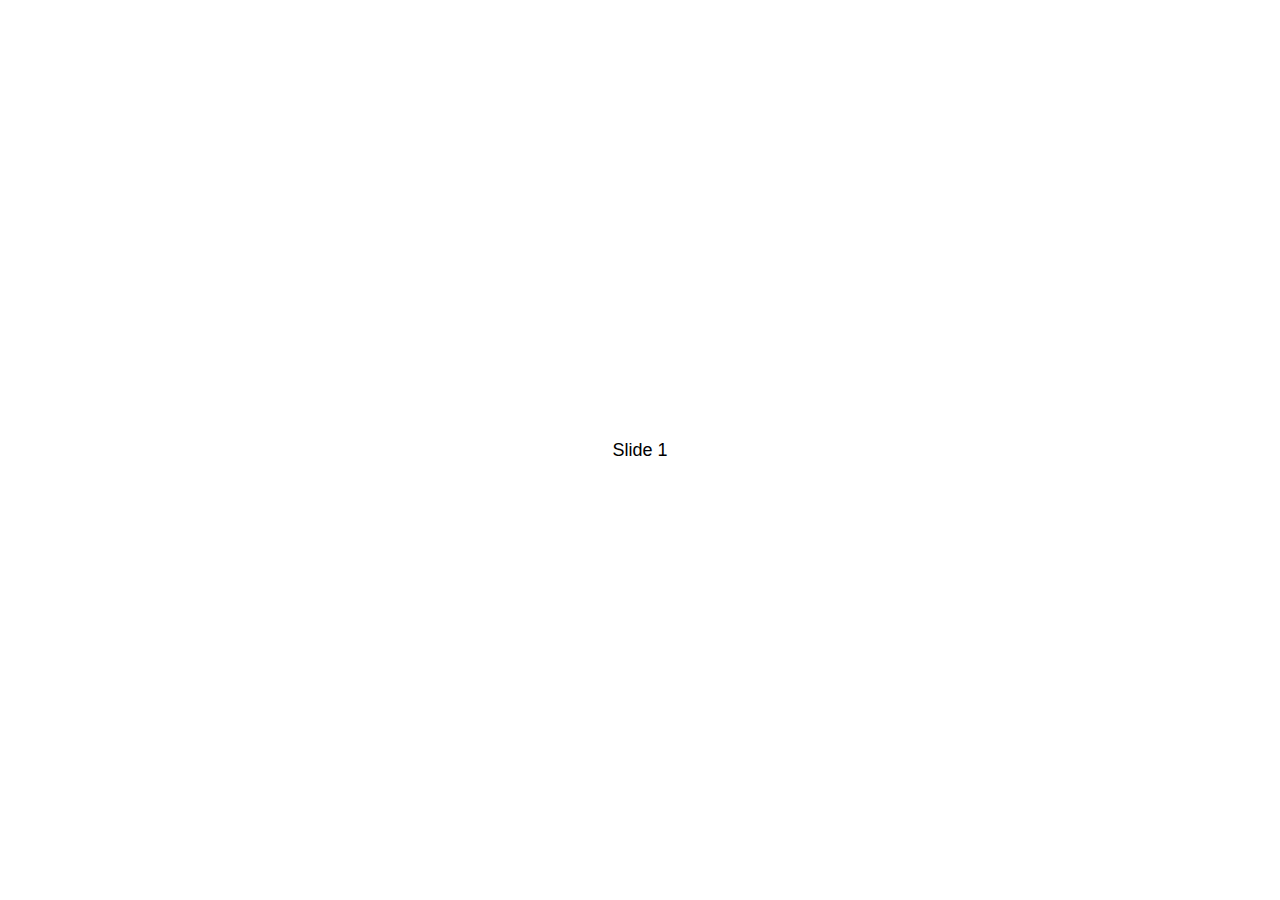
<file: swiper-5.3.0/demos/010-default.html>
<!DOCTYPE html>
<html lang="en">
<head>
  <meta charset="utf-8">
  <title>Swiper demo</title>
  <!-- Link Swiper's CSS -->
  <link rel="stylesheet" href="../package/css/swiper.min.css">

  <!-- Demo styles -->
  <style>
    html, body {
      position: relative;
      height: 100%;
    }
    body {
      background: #eee;
      font-family: Helvetica Neue, Helvetica, Arial, sans-serif;
      font-size: 14px;
      color:#000;
      margin: 0;
      padding: 0;
    }
    .swiper-container {
      width: 100%;
      height: 100%;
    }
    .swiper-slide {
      text-align: center;
      font-size: 18px;
      background: #fff;

      /* Center slide text vertically */
      display: -webkit-box;
      display: -ms-flexbox;
      display: -webkit-flex;
      display: flex;
      -webkit-box-pack: center;
      -ms-flex-pack: center;
      -webkit-justify-content: center;
      justify-content: center;
      -webkit-box-align: center;
      -ms-flex-align: center;
      -webkit-align-items: center;
      align-items: center;
    }
  </style>
</head>
<body>
  <!-- Swiper -->
  <div class="swiper-container">
    <div class="swiper-wrapper">
      <div class="swiper-slide">Slide 1</div>
      <div class="swiper-slide">Slide 2</div>
      <div class="swiper-slide">Slide 3</div>
      <div class="swiper-slide">Slide 4</div>
      <div class="swiper-slide">Slide 5</div>
      <div class="swiper-slide">Slide 6</div>
      <div class="swiper-slide">Slide 7</div>
      <div class="swiper-slide">Slide 8</div>
      <div class="swiper-slide">Slide 9</div>
      <div class="swiper-slide">Slide 10</div>
    </div>
  </div>

  <!-- Swiper JS -->
  <script src="../package/js/swiper.min.js"></script>

  <!-- Initialize Swiper -->
  <script>
    var swiper = new Swiper('.swiper-container');
  </script>
</body>
</html>
</file>
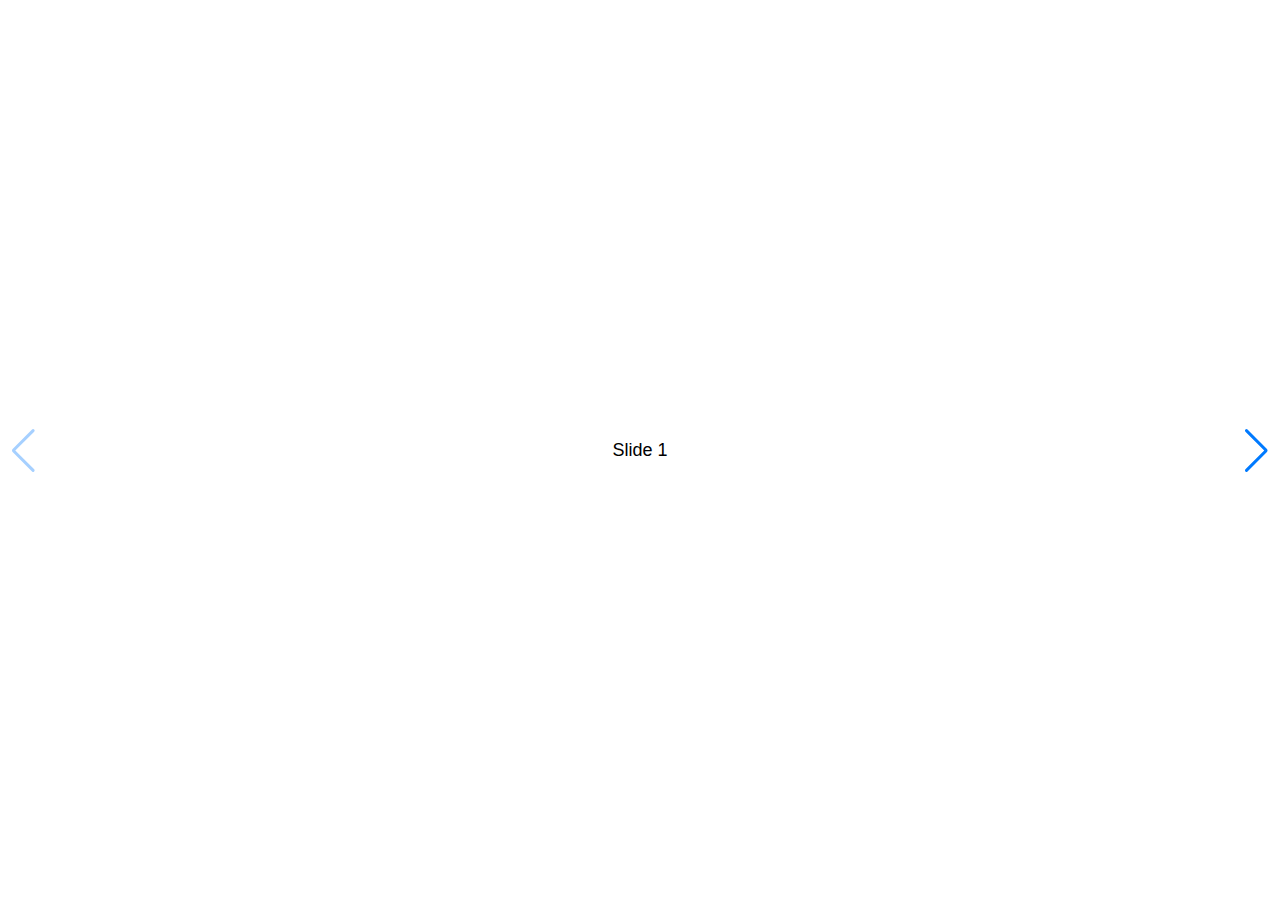
<file: swiper-5.3.0/demos/020-navigation.html>
<!DOCTYPE html>
<html lang="en">
<head>
  <meta charset="utf-8">
  <title>Swiper demo</title>
  <meta name="viewport" content="width=device-width, initial-scale=1, minimum-scale=1, maximum-scale=1">

  <!-- Link Swiper's CSS -->
  <link rel="stylesheet" href="../package/css/swiper.min.css">

  <!-- Demo styles -->
  <style>
    html, body {
      position: relative;
      height: 100%;
    }
    body {
      background: #eee;
      font-family: Helvetica Neue, Helvetica, Arial, sans-serif;
      font-size: 14px;
      color:#000;
      margin: 0;
      padding: 0;
    }
    .swiper-container {
      width: 100%;
      height: 100%;
    }
    .swiper-slide {
      text-align: center;
      font-size: 18px;
      background: #fff;

      /* Center slide text vertically */
      display: -webkit-box;
      display: -ms-flexbox;
      display: -webkit-flex;
      display: flex;
      -webkit-box-pack: center;
      -ms-flex-pack: center;
      -webkit-justify-content: center;
      justify-content: center;
      -webkit-box-align: center;
      -ms-flex-align: center;
      -webkit-align-items: center;
      align-items: center;
    }
  </style>
</head>
<body>
  <!-- Swiper -->
  <div class="swiper-container">
    <div class="swiper-wrapper">
      <div class="swiper-slide">Slide 1</div>
      <div class="swiper-slide">Slide 2</div>
      <div class="swiper-slide">Slide 3</div>
      <div class="swiper-slide">Slide 4</div>
      <div class="swiper-slide">Slide 5</div>
      <div class="swiper-slide">Slide 6</div>
      <div class="swiper-slide">Slide 7</div>
      <div class="swiper-slide">Slide 8</div>
      <div class="swiper-slide">Slide 9</div>
      <div class="swiper-slide">Slide 10</div>
    </div>
    <!-- Add Arrows -->
    <div class="swiper-button-next"></div>
    <div class="swiper-button-prev"></div>
  </div>

  <!-- Swiper JS -->
  <script src="../package/js/swiper.min.js"></script>

  <!-- Initialize Swiper -->
  <script>
    var swiper = new Swiper('.swiper-container', {
      navigation: {
        nextEl: '.swiper-button-next',
        prevEl: '.swiper-button-prev',
      },
    });
  </script>
</body>
</html>
</file>
<file: list_more/css/style.css>
*{margin: 0; padding: 0;}
.lists li {
    display: none;
}
.lists li.active {
    display: block;
}
/* .is_comp.js-load:after {
    display: none;
} */
.btn-wrap, .lists, .main {
    display: block;
}
.main {
    max-width: 640px;
    margin: 0 auto;
}
.lists {
    margin-bottom: 4rem;
}
.lists li {
    padding: 20px;
    background: #EEE;
}
.lists li:nth-child(2n) {
    background: #59b1eb;
    color: #fff;
}
.btn-wrap {
    text-align: center;
}

.btn-wrap {
    text-align: center;
    width: 200px; height: 50px; line-height: 50px;
    background: navy; margin: 0 auto;
}
.btn-wrap a{
    width: 100%; height: 100%; display: block;
    color: #fff; text-decoration: none;
}
</file>
<file: project02/css/header_footer.css>
@charset "UTF-8";
@import url('https://fonts.googleapis.com/css2?family=Noto+Sans+KR:wght@100;300;400;500;700;900&display=swap');
@import url('https://fonts.googleapis.com/css2?family=Raleway:wght@400;900&display=swap');

html,body{
    color: #333;
    font-family: 'Noto Sans KR', sans-serif;
    word-break: keep-all;
}

/* ----- 헤더 시작 ----- */
header{
    height: 100px;
    display: flex;
    justify-content: space-between;
    align-items: center;
    width: 100%;
    transition: all 0.4s;

    /* 헤더고정 */
    position: fixed;
    width: 100%;
    z-index: 5;
    background-color: transparent;
}
header.on{background: #fff;}
header>h1.logo{
    width: 216px;
    height: 30px;
    overflow: hidden;
    padding: 0 60px;
    z-index: 10;
}
header>h1.logo>a{
    width: 100%; height: 100%;
    background-image: url(../img/logo/logo_white.png);
    background-repeat: no-repeat;
    background-size: 100%;
    display: block;
    text-indent: -99999px;
    overflow: hidden;
    transition: all 0.4s;
}
header.on>h1.logo>a{background-image: url(../img/logo/logo_black.png);}
header>.blank{
    width: 100%;
    height: 300px;
    background: #fff;
    position: absolute;
    top: 0; left: 0;
    display: none;
    
    box-shadow: 0px 5px 10px rgba(39, 39, 39, 0.1);
}
header>nav.gnb{
    width: 1000px; color: #333;
    position: absolute; left: 50%; top: 38px;
    transform: translateX(-50%);
    white-space: nowrap;

    width: 100%;
}
header>nav.gnb>ul{
    display: flex;
    justify-content: space-between;
    /* width: 100%; */
    padding: 0 310px;
}
header>nav.gnb>ul>li>a{
    display: block;
    font-size: 18px; font-weight: 600;
    color: #fff;
    transition: all 0.4s;
}
header.on>nav.gnb>ul>li>a{
    color: #333;
}
header>nav.gnb .submenu{
    display: none;
    margin-top: 40px;
}
header>nav.gnb .submenu>li {
    margin-bottom: 24px;
}
header>nav.gnb .submenu a{
    font-size: 16px; font-weight: 500; display: block;
}

header>.MO_menu_btn{
    width: 24px;
    height: 24px;
    padding: 0 60px 0 120px;
    z-index: 10;
}
header>.MO_menu_btn>a{
    width: 100%; height: 100%;
    background-image: url(../img/icon/ico_menu_white.svg);
    background-repeat: no-repeat; background-size: 100%;
    display: block;
    text-indent: -99999px;
    overflow: hidden;
    transition: all 0.4s;
}
header.on>.MO_menu_btn>a{
    background-image: url(../img/icon/ico_menu_black.svg);
}

/* 모바일용 메뉴 */
header>.MO_menu_wrap{
    width: 100vw; height: 100vh;
    background: #222; opacity: 0;
    position: fixed; left: 100%; top: 0;
    z-index: 99; transition: all 0.3s;
    white-space: nowrap;
}
header>.MO_menu_wrap>.MO_head{
    width: 100%; height: 100px;
    display: flex;
    justify-content: space-between;
    align-items: center;
    
    position: fixed;
}
header>.MO_menu_wrap h1.logo{
    width: 216px;
    height: 30px;
    overflow: hidden;
    padding: 0 60px;
    z-index: 10;
}
header>.MO_menu_wrap h1.logo>a{
    width: 100%; height: 100%;
    background-image: url(../img/logo/logo_white.png);
    background-repeat: no-repeat;
    background-size: 100%;
    display: block;
    text-indent: -99999px;
    overflow: hidden;
    transition: all 0.4s;
}

header>.MO_menu_wrap .close{
    width: 24px;
    height: 24px;
    padding: 0 60px 0 120px;
    z-index: 10;
}
header>.MO_menu_wrap .close>a{
    width: 100%; height: 100%;
    background-image: url(../img/icon/ico_menu_close.svg);
    background-repeat: no-repeat;
    display: block;
    text-indent: -99999px;
    overflow: hidden;
    transition: all 0.4s;
}

header>.MO_menu_wrap>nav.MO_gnb{
    position: relative;
    top: 50%;
    /* left: 350px; */
    /* transform: translateY(-50%); */
    left: 35%;
    transform: translate(-50%, -50%);
    width: 402px;
}
header>.MO_menu_wrap>.MO_gnb>ul>li{
    margin-bottom: 40px;
    padding-left: 60px; opacity: 0; transition: all 0.3s;
}

header>.MO_menu_wrap>.MO_gnb>ul>li:nth-child(1){transition-delay: 0.4s;}
header>.MO_menu_wrap>.MO_gnb>ul>li:nth-child(2){transition-delay: 0.55s;}
header>.MO_menu_wrap>.MO_gnb>ul>li:nth-child(3){transition-delay: 0.63s;}
header>.MO_menu_wrap>.MO_gnb>ul>li:nth-child(4){transition-delay: 0.75s;}
header>.MO_menu_wrap>.MO_gnb>ul>li:nth-child(5){transition-delay: 0.86s; margin-bottom: 0;}

header>.MO_menu_wrap>.MO_gnb>ul>li>a{
    display: flex; width: fit-content; position: relative;
    font-size: 48px; font-weight: 800;
    color: #fff; line-height: 1.5;
    transition: all 0.3s;
}
header>.MO_menu_wrap>.MO_gnb>ul>li>a:hover{padding-left: 35px;}
header>.MO_menu_wrap>.MO_gnb>ul>li>a:hover:before{
    display: block; content: '';
    position: absolute; left: 0; top: 0;
    width: 12px; height: 12px;
    background: #e10a42;
}

header>.MO_menu_wrap>.MO_gnb .submenu {
    position: absolute; left: 550px; top: 20px;
    opacity: 0; transition: all 0.3s;
}
header>.MO_menu_wrap>.MO_gnb>ul>li.active .submenu{
    opacity: 1;
}
header>.MO_menu_wrap>.MO_gnb .submenu li{margin-bottom: 32px;}
header>.MO_menu_wrap>.MO_gnb .submenu a{
    font-size: 32px; font-weight: 700;
    color: #fff; line-height: 1.5;
    display: block;
}

header>.MO_menu_wrap>.menu-right{
    position: absolute; right: 60px; bottom: 80px;
}
header>.MO_menu_wrap>.menu-right a{color: #999;}
header>.MO_menu_wrap>.menu-right>.side_menu{text-align: right;}
header>.MO_menu_wrap>.menu-right>.side_menu li{margin-top: 30px;}
header>.MO_menu_wrap>.menu-right>.side_menu a{font-size: 20px; font-weight: 500;}

header>.MO_menu_wrap>.menu-right>.ico_sns{
    text-align: right; margin-top: 50px;
}
header>.MO_menu_wrap>.menu-right>.ico_sns li{
    display: inline-block;
    margin-left: 10px;
}
header>.MO_menu_wrap>.menu-right>.ico_sns a{
    display: block;
    width: 32px;
    height: 32px; line-height: 32px;
    border: 1px solid #888;
    border-radius: 50%;
    box-sizing: border-box;
    text-align: center;
}
header>.MO_menu_wrap>.menu-right>.ico_sns a>i{
    font-size: 15px;
    color: #888;
}
header>.MO_menu_wrap>.menu-right>.ico_sns li:nth-child(2) i{
    font-size: 18px;
}

/* ----- 헤더 끝 ----- */



/* ----- 푸터 시작 ----- */
footer{
    
    /* height: 500px; */
    /* height: auto !important; */
    background-color: #222;
    color: #fff;
    padding: 50px 0;
}
.footerwrap{
    max-width: 1200px;
    margin: 0 auto; padding: 0 50px;
}
.footer_top{
    display: flex;
    justify-content: space-between;
    align-items: flex-end;
    border-bottom: 1px solid rgba(255, 255, 255, 0.2);
    padding-bottom: 50px;
}
.footer_top>.ft_left li{
    margin-top: 25px;
}
.footer_top>.ft_left li:first-child{
    margin-top: 0;
}
.footer_top>.ft_left a{
    font-size: 24px;
    font-weight: 600;
}
.footer_top>.ft_right>div{
    margin-top: 30px;
}
.footer_top>.ft_right>div:first{
    margin-top: 0;
}
.footer_top>.ft_right>div>h3{
    font-size: 16px;
    margin-bottom: 10px;
}
.footer_top>.ft_right>div>p{
    font-size: 14px; color: #888;
}
.footer_top>.ft_right>.cs>p{
    display: inline-block;
    margin-right: 15px;
}
.footer_top>.ft_right>.cs>p:last-child{
    margin-right: 0;
}

.footer_bottom{
    margin-top: 50px;
    font-size: 14px;
}
.footer_bottom .ft_menu{margin-bottom: 20px; white-space: nowrap;}
.footer_bottom .ft_menu>ul{
    display: flex; flex-wrap: wrap;
}
.footer_bottom .ft_menu>ul>li{
    margin-right: 40px;
}
.footer_bottom .ft_menu>ul>li>a{
    font-weight: 600;
}
.footer_bottom .ft_info{
    color: #888;
    margin-bottom: 15px;
}
.footer_bottom .ft_info>div{
    display: flex;
    line-height: 25px;
}
.footer_bottom .ft_info>div>p{
    margin-right: 20px;
}
.footer_bottom .ft_info>div>p::after{
    content: '|';
    margin-left: 20px;
}
.footer_bottom .copy{
    font-size: 12px;
    color: #888;
    display: flex;
    margin-bottom: 20px;
}
.footer_bottom .ft_sns>.ico_sns{
    text-align: right;
}
.footer_bottom .ft_sns li{
    display: inline-block;
    margin-left: 10px;
}
.footer_bottom .ft_sns a{
    display: block;
    width: 32px;
    height: 32px; line-height: 32px;
    border: 1px solid #888;
    border-radius: 50%;
    box-sizing: border-box;
    text-align: center;
}
.footer_bottom .ft_sns a>i{
    font-size: 15px;
    color: #888;
}
.footer_bottom .ft_sns li:nth-child(2) i{
    font-size: 18px;
}

.footer_bottom .ft_info>.MO-ft-add{display: none;}

/* ----- 푸터 끝 ----- */


/*  반응형  */
@media screen and (max-width:1600px){
    header>h1.logo{width: 180px; height: 26px;}
    /* header>nav.gnb{width: 600px;} */
    header>nav.gnb>ul{padding: 0; width: 700px; margin: 0 auto;}
    header>nav.gnb>ul>li>a, header>nav.gnb .submenu a{font-size: 16px;}
}

@media screen and (max-width:1280px){
    header{height: 88px;}
    header>h1.logo{width: 200px; height: 30px; padding: 0 50px;}
    header>nav.gnb{display: none;}
    header>.MO_menu_btn{width: 22px; height: 22px; padding-right: 50px;}

    header>.MO_menu_wrap>nav.MO_gnb{
        width: auto; left: 50px; transform: translateY(-50%);
    }
    header>.MO_menu_wrap>.MO_gnb>ul>li>a{font-size: 32px;}
    header>.MO_menu_wrap>.MO_gnb .submenu{left: 450px; top: 12px;}
    header>.MO_menu_wrap>.MO_gnb .submenu li{margin-bottom: 24px;}
    header>.MO_menu_wrap>.MO_gnb .submenu a{font-size: 24px;}
    header>.MO_menu_wrap>.menu-right>.side_menu a{font-size: 16px;}
    header>.MO_menu_wrap>.menu-right>.side_menu li{margin-top: 22px;}
    header>.MO_menu_wrap>.menu-right>.ico_sns{margin-top: 30px;}
}

@media screen and (max-width:1024px){
    /* header{height: 88px;}
    header>h1.logo{width: 200px; height: 30px; padding: 0 50px;}
    header>nav.gnb{display: none;}
    header>.MO_menu_btn{width: 22px; height: 22px; padding-right: 50px;} */

    .footer_top>.ft_left a{font-size: 20px;}
    .footer_top>.ft_right>div>h3{font-size: 14px;}
    .footer_top>.ft_right>div>p{font-size: 12px;}
    .footer_bottom{font-size: 12px;}
}

@media screen and (max-width: 768px){
    header.active{
        background-color: rgba(0,0,0,0.8);
        backdrop-filter: blur(5px);
    }
    header, header>.MO_menu_wrap>.MO_head{height: 55px;}
    header>h1.logo, header>.MO_menu_wrap h1.logo{width: 140px; height: 20px; padding: 0 30px;}
    header>.MO_menu_btn, header>.MO_menu_wrap .close{padding-right: 30px;}

    header>.MO_menu_wrap>nav.MO_gnb{left: 30px; top: 120px; transform: none;}
    header>.MO_menu_wrap>.MO_gnb>ul>li{margin-bottom: 25px;}
    header>.MO_menu_wrap>.MO_gnb>ul>li>a{font-size: 24px;}
    header>.MO_menu_wrap>.MO_gnb .submenu{left: 300px; top: 10px;}
    header>.MO_menu_wrap>.MO_gnb .submenu a{font-size: 18px;}
    header>.MO_menu_wrap>.menu-right{left: 30px; right: 30px; bottom: 100px;}
    header>.MO_menu_wrap>.menu-right>.side_menu{text-align: left;}
    header>.MO_menu_wrap>.menu-right>.side_menu a{font-size: 15px;}
    header>.MO_menu_wrap>.menu-right>.ico_sns{text-align: left;}
    header>.MO_menu_wrap>.menu-right>.ico_sns li:first-child{margin-left: 0;}
    header>.MO_menu_wrap>.menu-right:before {
        border-bottom: 1px solid rgba(255, 255, 255, 0.2);
        content: ''; display: block; margin-bottom: 50px;
    }
    

    footer{padding: 32px 0;}
    .footerwrap{padding: 0 30px;}
    .footer_top{padding-bottom: 32px;}
    .footer_top>.ft_left li{margin-top: 20px}
    .footer_top>.ft_left a{font-size: 18px;}
    .footer_top>.ft_right{display: none;}
    .footer_bottom{margin-top: 32px;}
    .footer_bottom .ft_menu>ul>li{margin-right: 15px; line-height: 1.8;}
    .footer_bottom .ft_info{margin-bottom: 10px;}
    .footer_bottom .ft_info>.MO-ft-add{display: block;}
    .footer_bottom .ft_info>.MO-ft-add>.adress>p{line-height: 1.5; margin-bottom: 3px;}
    .footer_bottom .ft_info>.MO-ft-add>.cs{display: flex;}
    .footer_bottom .ft_info>div{display: block;}
    .footer_bottom .copy{display: block; font-size: 10px; line-height: 1.5;}
    .footer_bottom .ft_info>div>p::after{content: none;}
    .footer_bottom .ft_sns>.ico_sns{text-align: left;}
    .footer_bottom .ft_sns li:first-child{margin-left: 0;}
}
</file>
<file: list_more/css/js-load.css>
.js-load {
    display: none;
}
.js-load.active {
    display: block;
}
.is_comp.js-load:after {
    display: none;
}
.btn-wrap, .lists, .main {
    display: block;
}
.main {
    max-width: 640px;
    margin: 0 auto;
}
.lists {
    margin-bottom: 4rem;
}
.lists__item {
    padding: 20px;
    background: #EEE;
}
.lists__item:nth-child(2n) {
    background: #59b1eb;
    color: #fff;
}
.btn-wrap {
    text-align: center;
}
</file>
<file: project01/css/header_footer.css>
@import url('https://fonts.googleapis.com/css2?family=Noto+Sans+KR&display=swap');

*{margin: 0; padding: 0; color: #333; font-family: 'Noto Sans KR', sans-serif;}
html,body{width: 100%; height: 100%; word-break: keep-all;}
li{list-style: none;}
a{text-decoration: none; color: #333;}

.wrap{
    display: flex;
    flex-direction: column;
    height: 100%;
}

/* ----- 헤더 시작 ----- */
header.container{
    display: flex;
    align-items: center;
    justify-content: space-between;
    height: 80px;
    box-shadow: -3px 1px 2px #d2d2d2;
    padding-right: 20px;

    /**헤더 고정**/
    position: fixed;
    width: 100%;
    z-index: 5;
    background-color: #fff;
}
header #logo{width: 280px; height: 80px; overflow: hidden;}
header #logo a{
    width: 100%;
    height: 100%;
    background: url(../img/logo/logo.png) no-repeat center center;
    display: block;
    background-size: 100%;
    text-indent: -9999px;
    overflow: hidden;
}

header ul.menu_list{
    display: flex;
    width: 650px;
    justify-content: space-between;

    max-width: 500px;
}
header ul.menu_list>li>a{
    font-size:16px;
    font-weight: 500;
}
header ul.menu_list>li>a:hover{
    font-weight: 900;
}
header ul.menu_list>li.active>a{
    font-weight: 900;
}


header div.menu_right{
    display: flex;
    width: 400px;
    justify-content: flex-end;
    align-items: center;
}
header div.menu_right>p{margin-left: 10px;}
header div.menu_right>p:first-child{margin-left: 0;}
header div.menu_right .search>input{
    box-sizing: border-box;
    padding: 10px;
    border-radius: 30px;
    border: 1px solid #666;
    color: #333;
    width: 180px;
}
header div.menu_right .kr{
    font-size: 15px;
    word-break: keep-all;
}
header div.menu_right .cart {
    margin-right: 20px;
}
header div.menu_right .cart img{
    width: 23px;
}


/* 모바일용 메뉴 */
header .MO_menu_wrap{display: none;}
header p.MO_menu_btn{display: none;}
header>.MO_menu_wrap>.MO_menu_bg{display: none;}
.foot_area .box_wrap .box span{display: none;}


/* ----- 헤더 끝 ----- */

.bodywrap{flex: 1; margin-top: 80px;}

/* ----- 푸터 시작 ----- */

footer{
    border-top: 1px solid #ccc;
}
.foot_area{
    padding: 40px 60px;
}

.foot_area .box_wrap{
    display: flex;
}
.foot_area .box_wrap .box{
    width: 25.5%;
    box-sizing: border-box;
    padding: 10px;
}

.foot_area .box_wrap .box p{
    font-size: 13px;
    font-weight: 600;
    margin-bottom: 10px;
}
.foot_area .box_wrap .box li{
    font-size: 13px;
    padding: 1px 0;
}
.foot_area .box_wrap .box .code_pink{
    padding-right: 20px;
    font-size: 12px;
    line-height: 1.5;
    word-break: keep-all;
}

.foot_area .box_wrap .box .ico_sns{
    display: flex;
    flex-wrap: wrap;
    align-items: center;
}
.foot_area .box_wrap .box .ico_sns li{
    width: 25px; height: 25px;
    margin-right: 10px;
}
.foot_area .box_wrap .box .ico_sns li a{
    display: block;
    background: url(../img/ico/ico_facebook.png) no-repeat center;
    background-size: 22px; width:25px; height: 25px;
    text-indent: -9999px;
    overflow: hidden;
}
.foot_area .box_wrap .box .ico_sns li:nth-child(2) a{
    background: url(../img/ico/ico_instagram.png) no-repeat center;
    background-size: 22px; width:25px; height: 25px;
}
.foot_area .box_wrap .box .ico_sns li:nth-child(3) a{
    background: url(../img/ico/ico_youtube.png) no-repeat center;
    background-size: 25px; width:25px; height: 25px;
}
.foot_area .box_wrap .box .ico_sns li:nth-child(4) a{
    background: url(../img/ico/ico_twitter.png) no-repeat center;
    background-size: 25px; width:25px; height: 25px;
}


.foot_area .addr{
    display: flex;
    margin-top: 20px;
}

.foot_area .addr h3{
    font-size: 15px;
    min-width: 250px;
}

.foot_area .addr div p{
    font-size: 11px;
}

.foot_area>.MO_box_wrap{display: none;}
/* ----- 푸터 끝 ----- */



/* 반응형 */

@media screen and (max-width:1280px){
    /* body{background: yellow;} */
    header div.menu_right{max-width: 250px;}
    .menu_right>p.search{
        width: 22px; height: 22px;
        background: url(../img/ico/ico_search.png) no-repeat;
        background-size: 100%;
        cursor: pointer;
    }
    .menu_right>p.search>input{display: none;}
}

@media screen and (max-width:1024px){
    /* body{background: pink;} */
    header.container{height: 60px;}
    nav.menu{display: none;}
    .menu_right>p.kr,p.login{display: none;}
    
    header #logo {
        height: 60px;
        overflow: hidden;
    }
    header #logo {height: 60px;}
    header div.menu_right{align-items: normal;}
    header div.menu_right .cart {margin-right: 0;}

    /* 모바일용 메뉴바 */
    header .MO_menu_wrap{display: block; position: absolute;}
    header p.MO_menu_btn{
        display: block;
    }
    header p.MO_menu_btn>a{
        display: block;
        background: url(../img/ico/menu.png);
        width: 20px; height: 20px;
        text-indent: -9999px;
        margin-right: 20px;
    }

    header>.MO_menu_wrap>.MO_menu_bg.on{
        display: block;
        position: fixed; top: 0; left: 0;
        width: 100%; height: 100%;
        background: rgba(0, 0, 0, 0.4);
        z-index: 1;
    }
    header>.MO_menu_wrap>.MO_menu{
        position: fixed; top: 0; right: -320px;
        width: 320px; height: 100%; z-index: 5;
        background: #fff;
        transition: all 1s;
    }
    header .MO_menu>.close{
        position: absolute; top: 20px; right: 20px;
    }
    header .MO_menu>.close>a{
        display: block;
        width: 20px; height: 20px;
        background: url(../img/ico/close.png) no-repeat center;
    }
    header .MO_menu_list{
        position: absolute; top: 15%;
        padding: 0 40px;
    }
    header .MO_menu_list a{
        font-size: 22px; font-weight: 600; line-height: 2;
    }
    header .MO_menu_right{
        position: absolute; bottom: 10%;
        padding-left: 40px;
    }
    header .MO_menu_right a{
        font-size: 14px; line-height: 2;
    }

    .bodywrap{margin-top: 60px;}
}

@media screen and (max-width:768px) {
    /* body{background: green;} */
    footer {
        border-top: 1px solid #333;
    }
    footer>.foot_area{padding: 0;}
    footer>.foot_area>.PC_footer{display: none;}
    .foot_area .MO_box_wrap{display: block;}
    .foot_area .MO_box_wrap .box{
        width: 100%;
        padding: 0px;
        border-bottom: 1px solid #333;
        position: relative;

        /* background: #ddd; */
    }
    .foot_area .MO_box_wrap .box p{
        margin-bottom: 0px;
        padding: 20px;
        cursor: pointer;
    }
    .foot_area .MO_box_wrap .box span{
        display: block;
        position: absolute; top: 17px; right: 20px;
        cursor: pointer;
    }
    .foot_area .MO_box_wrap .box ul{margin: 0 20px 20px; display: none;}
    .foot_area .MO_box_wrap .box .ico_sns{display: none;}
    .foot_area .MO_box_wrap .box .ico_sns li{display: inline-block;}

    .foot_area .addr{
        display: block;
        margin: 20px;
    }
    .foot_area .addr h3{
        min-width: 0; margin-bottom: 10px;
    }
}
</file>
<file: project01/css/login.css>
@charset "UTF-8";

.login_page{
    display: flex;
    font-size: 13px; color: #333;
    padding: 100px;
    justify-content: center;
}
.login_page>div{max-width: 450px; padding: 50px;}
.login_page>div.login{border-right: 1px solid #aaa;}
.login_page fieldset{border: none;}
.login_page fieldset>legend{
    display: none;
}
.login_page .title-box{margin-bottom: 40px;}
.login_page .title-box>h3{
    font-size: 14px;
    margin-bottom: 10px;
}
.login_page .title-box>p{font-size: 13px;}

.login_page .input_box{margin-bottom: 20px;}
.login_page .input_box label{
    display: block;
    margin-bottom: 5px;
}
.login_page .input_box input{
    width: 350px;
    height: 35px;
    border: 1px solid #333;
    box-sizing: border-box;
    padding-left: 5px;
    font-size: 13px;
}
.login_page .login u{
    display: block;
    margin-bottom: 30px;
    cursor: pointer;
}
.login_page .btns div{
    width: 250px;
    height: 35px;
    line-height: 35px;
    text-align: center;
    background-color: #333;
    color: #fff;
    cursor: pointer;
}
.login_page .btns .btn_kakao{
    /* background: url(../img/ico/ico_katalk.png) no-repeat left center #f9e000; */
    background: url(../img/ico/ico_katalk.png) no-repeat 10px center #f9e000;
    background-size: 25px;
    color: #3c1e1e;
    font-weight: 700;
    box-sizing: border-box;
    margin-top: 10px;
}


/* 반응형 */
@media screen and (max-width:1024px){
    .login_page{
        display: block;
        margin: 0 auto;
        width: 100%;
        max-width: 500px;
        padding: 50px 0;
    }
    .login_page>div.login {
        border-right: none;
        border-bottom: 1px solid #aaa;
        padding-bottom: 50px;
    }
    .login_page>div.join{padding-top: 50px;}
    .login_page>div {
        max-width: 500px;
        padding: 0;
    }
    .login_page .input_box input, .login_page .btns div{
        width: 100%;
    }
    .login_page .btns div{
        height: 40px;
    }
}
</file>
<file: project01/css/sunglass.css>
@charset "UTF-8";
img{max-width: 100%; vertical-align: middle;}

.bodywrap{position: relative;}
.tab_manu{
    margin: 20px 0;
    overflow: hidden;
}
.tab_manu>ul{
    display: flex;
    justify-content: center;

    /* **** */
    transform-style: preserve-3d;
    transition-duration: 1s;
}

.tab_manu>ul>li{
    width: 90px;
    margin: 10px;
    cursor: pointer;
}
.tab_manu>ul>li>div{
    border-radius: 50%;
    border: 1px solid rgba(255, 255, 255, 0);
    padding: 3px;
    box-sizing: border-box;
    transition: all 0.5s;
}
.tab_manu>ul>li:hover div{
    border: 1px solid #333;
    /* transition: all 0.5s; */
}
.tab_manu>ul>li.active div{
    border: 1px solid #333;
    transition: all 0.5s;
}
.tab_manu>ul>li>div>img{
    width: 100%;
    border-radius: 50%;
}
.tab_manu>ul>li>p{
    font-size: 12px;
    text-align: center;
    margin-top: 5px;
    white-space: nowrap;
}
.tab_manu>ul>li:hover p{
    font-weight: bold;
}

/* content영역 */
.content{display: none;}
.content.active{display: block;}
.content>.tab1>h3{
    margin: 10px 20px;
    font-size: 18px;
}
.content>.tab1>ul{
    display: flex;
    flex-wrap: wrap;
    padding: 0 20px 100px;
}
.content>.tab1>ul>li {
    justify-content: center;
    width: calc(20% - 10px);
    margin: 5px;
    box-sizing: border-box;
    transition: all 1s;
}

/* *더보기를 위해* */
.pd_list_wrap>li{
    display: none;
}
.pd_list_wrap>li.show{
    display: block;
}
/*  */

.product>.pd_img>a{
    display: block;
    width: 100%;
    height: 100%;
    overflow: hidden;
}
.product>.pd_img>a>img{
    transition: all 0.5s;
}
.product>.pd_img>a:hover img{
    transform: scale(1.1);
}
.product>.pd_info{
    display: flex;
    justify-content: space-between;
    padding: 10px 1px;
}
.product>.pd_info>.info_spec>p{
    font-size: 15px;
    line-height: 1.7;
}
.product>.pd_info>.info_spec>p:first-child{
    font-weight: 600;
    cursor: pointer;
}
.product>.pd_info>.info_spec>p:last-child{
    font-size: 13px;
}
.product>.pd_info>.info_spec>p span{
    color: #fa3c2d;
}

.product>.pd_info>.wish{
    width: 17px; height: 17px;
}
.product>.pd_info>.wish>a{
    display: block;
    background-size: 17px; width:17px; height: 17px;
    background: url(../img/ico/wish_off.png) no-repeat;
    text-indent: -9999px;
    overflow: hidden;
}
.product>.pd_info>.wish>a:hover{
    background: url(../img/ico/wish_on.png) no-repeat;
}
.product>.pd_info>.wish>a.on{
    background: url(../img/ico/wish_on.png) no-repeat;
}

.btn-more-wrap{
    /* display: none; */
    position: absolute; bottom: 12px; left: 50%;
    transform: translateX(-50%);
}
button#btn_more{
    width: 200px; height: 50px;
    margin: 0 auto;
    border-radius: 0;
    /* border: none; */
    border: 1px solid #676767;
    background: #f8f8f8; color: #333;
    font-size: 15px;
    cursor: pointer;
}


/* 4줄 */
@media screen and (max-width: 1280px) {
    .content>.tab1>ul>li{
        width: calc(25% - 10px);
    }
}

/* 태블릿 3줄*/
@media screen and (max-width: 1024px) {
    .tab_manu>ul>li{
        width: 80px;
    }
    .content>.tab1>ul>li{
        width: calc(33.3333% - 10px);
    }
}

/* 스마트폰 2줄*/
@media screen and (max-width: 768px) {
    .tab_manu>ul>li{
        flex: none;
    }
    .content>.tab1>ul>li{
        width: calc(50% - 10px);
    }
}


@media screen and (max-width: 600px) {
    .tab_manu>ul{
        justify-content: left;
    }
}
</file>
<file: 01_movie/css/style.css>
@charset "UTF-8";
@import url('https://fonts.googleapis.com/css2?family=Orbitron:wght@500&display=swap');
/* font-family: 'Orbitron', sans-serif; */

/* reset */
*{margin: 0; padding: 0; list-style: none;}
ul{
    list-style: 0;
}
a{
    text-decoration: none; color: #222;
    outline: 0;
}
img{
    border: 0;
}
body{


    background-color: #111;
    font-family: 'Orbitron', sans-serif;
}

.wrap{
    position: fixed;
    width: 100%; height: 100%;
    perspective: 900px;     /* 원근법 */
}

/* 햄버거버튼 */
.btnMenu{
    position: fixed; left: 40px; top: 50px; z-index: 3;
    font-size: 40px; color: #fff;

    animation: ani 0.5s infinite alternate;
}
@keyframes ani{
    0%{opacity: 1; color: #fff; transform: scale(1);}
    100%{opacity: 0.8; color: #888; transform: scale(1.5);}
}

/* 네비게이션 */
nav{
    width: 150px; height: 100%;
    position: fixed; left: 0; top: 0;
    background: #eee;
    

    /* ******* */
    transform: rotateY(120deg);
    transform-origin: left center;
    opacity: 0;
    transition: all 0.5s;
}
nav.on{
    transform: rotateY(15deg);
    opacity: 1;
    z-index: 1;
}

nav>.close{
    font-size: 40px;
    position: fixed;
    left: 30px;
    top: 50px;
    transition: all 0.5s;
}
nav>.close:hover{transform: scale(1.2);}
nav>h1{
    width: 150px;
    margin: 120px auto 50px;
}
nav>h1>img{
    width: 150px; height: 150px;
}
/* nav>ul{position: absolute; top: 35%; left: 0;} */
nav>ul>li{
    text-align: center;
    margin-top: 50px;
}
nav>ul>li>a{
    display: block;
    height: 30px; line-height: 30px;
}
nav>ul>li>a:hover{
    background: #333;
    color: #fff;
}

/* 색션 */
section{
    position: fixed;
    width: 100%; height: 100%;
    background-color: #555;

    /* ******* */
    /* transform: rotateY(-10deg); */
    transform-origin: right center;
    transition: all 0.5s;
    /* transition: none; */
}
section.on{
    transform: rotateY(-10deg);
}

section>article{
    position: absolute;
    width: 100%; height: 100%;
    opacity: 0;

    /* 튕기는 현상 완화 */
    perspective: 700px;
    transition: all 1.5s;
}
section>article.on{
    z-index: 2;
    opacity: 1;
}
section>article>p{
    transform: rotateY(180deg);
    transition: all 1.5s;
}
section>article.on>p{
    transform: rotateY(0deg);
}
section>article>p>span{
    position: absolute;
    top: 50%; left: 50%;
    transform: translate(-50%, -50%);
}
section>article>p>strong{
    position: absolute;
    top: 50%; left: 50%;
    transform: translate(-50%, -50%);
    font-size: 40px;
}
section>article>p>em{
    position: absolute;
    top: 50%; left: 50%;
    transform: translate(-50%, -50%);
}
section>article>p>em>a>i{
    color: #aaa;
    margin-top: 25%;
    /* padding: 50px; */
}
section>article>p>em>a>i:hover{color: #ddd;}


/* box1 */
.box1>p{
    position: relative;
    width: 25%; height: 25%;
    float: left;
    text-align: center;
    color: #fff;
}
.box1>p:nth-child(1){
    width: 50%; height: 25%;
    background-color: #333;
}
.box1>p:nth-child(2){
    background: url(../img/m1.jpg) no-repeat center;
    background-size: cover;
}
.box1>p:nth-child(3){
    background-color: #444;
    font-size: 30px;
}
.box1>p:nth-child(4){
    float: right;
    width: 50%; height: 50%;
    background: url(../img/m2.jpg) no-repeat center;
    background-size: cover;
}
.box1>p:nth-child(5){
    float: right;
    width: 25%; height: 25%;
    background: url(../img/m3.jpg) no-repeat center;
    background-size: cover;
}
.box1>p:nth-child(6){
    width: 25%; height: 25%;
    background-color: #999;
}
.box1>p:nth-child(7){
    float: right;
    width: 25%; height: 25%;
    background: url(../img/m4.jpg) no-repeat center;
    background-size: cover;
}
.box1>p:nth-child(8){
    float: right;
    width: 25%; height: 25%;
    background: url(../img/m5.jpg) no-repeat center;
    background-size: cover;
}
.box1>p:nth-child(9){
    background-color: #555;
}
.box1>p:nth-child(10){
    width: 50%; height: 25%;
    background: url(../img/m6.jpg) no-repeat center;
    background-size: cover;
}
.box1>p:nth-child(11){
    width: 25%; height: 25%;
    background-color: #333;
}


.box2>p{
    position: relative;
    width: 25%; height: 25%;
    float: left;
    text-align: center;
    color: #fff;
}
.box2>p:nth-child(1){
    background-color: #333;
}
.box2>p:nth-child(2){
    background: url(../img/a1.jpg) no-repeat center;
    background-size: cover;
}
.box2>p:nth-child(3){
    width: 50%; height: 25%;
    background-color: #333;
}
.box2>p:nth-child(4){
    width: 25%; height: 50%;
    background: url(../img/a2.jpg) no-repeat center;
    background-size: cover;
}
.box2>p:nth-child(5){
    width: 50%; height: 50%;
    background: url(../img/a3.jpg) no-repeat center;
    background-size: cover;
}
.box2>p:nth-child(6){
    background: url(../img/a4.jpg) no-repeat center;
    background-size: cover;
}
.box2>p:nth-child(7){
    background-color: #333;
}
.box2>p:nth-child(8){
    background: url(../img/a5.jpg) no-repeat center;
    background-size: cover;
}
.box2>p:nth-child(9){
    background-color: #333;
}
.box2>p:nth-child(10){
    background: url(../img/a6.jpg) no-repeat center;
    background-size: cover;
}
.box2>p:nth-child(11){
    background: url(../img/a7.jpg) no-repeat center;
    background-size: cover;
}


.box3>p{
    position: relative;
    width: 25%; height: 25%;
    float: left;
    text-align: center;
    color: #fff;
}
.box3>p:nth-child(1){
    width: 50%; height: 100%;
    background: url(../img/f1.jpg) no-repeat center;
    background-size: cover;
}
.box3>p:nth-child(2){
    background-color: #555;
}
.box3>p:nth-child(3){
    background: url(../img/f2.jpg) no-repeat center;
    background-size: cover;
}
.box3>p:nth-child(4){
    width: 50%;
    background-color: #222;
}
.box3>p:nth-child(5){
    height: 50%;
    background: url(../img/f3.jpg) no-repeat center;
    background-size: cover;
}
.box3>p:nth-child(6){
    background-color: #999;
}
.box3>p:nth-child(7){
    background: url(../img/f4.jpg) no-repeat center;
    background-size: cover;
}
</file>
<file: project02/css/main.css>
/* 메인페이지 css */

.bodywrap section{
    position: relative;
    width: 100%;
    height: 100%;
}
/* .bodywrap>.swiper{height: 100vh;} */

/* 메인 이미지 슬라이드 영역(section1) */
.section1-slide .img-wrap a{
    display: block;
    width: 100%;
    height: 1000px;
    overflow: hidden;

    background-repeat: no-repeat;
    background-size: cover;
    background-position: center center;
}
.section1-slide .img-wrap a.slide01{
    background-image: url(../img/slide/slide01_pc.jpg);
}
.section1-slide .img-wrap a.slide02{
    background-image: url(../img/slide/slide02_pc.jpg);
}

.section1-slide .btn-wrap{
    position: absolute; left: 50%; bottom: 30px;
    transform: translateX(-50%); 
    width: 250px; height: 55px;
    background: rgba(0, 0, 0, 0.5);
    z-index: 1;
    border-radius: 30px;
}
/* 스와이퍼 버튼 */
.swiper-pagination{
    color: #999;
    font-weight: 600;
    line-height: 35px;
}
.swiper-pagination-current{
    color: #fff;
    font-weight: 600;
}
.swiper-button-next, .swiper-button-prev{z-index: 20 !important;}
.swiper-button-next:after, .swiper-button-prev:after{
    font-size: 25px !important;
    color: #fff;
    font-weight: 600;
    cursor: pointer !important;
}


/* (section 2 ~ 6 까지 공통) */
.contents-wrap{
    width: 100%;
    max-width: 1200px;
    position: relative; top: 50%;
    transform: translateY(-50%);
    margin: auto;
    padding: 0 50px;
}
.contents-wrap h1{
    font-family: 'Raleway', sans-serif;
    font-size: 98px;
    font-weight: 900;
    margin-bottom: 90px;
}
.contents-wrap h1:after {
    width: 20px;
    height: 20px;
    background-color: #e10a42;
    display: inline-block;
    content: '';
    margin-left: 10px;
}


/* MENU STORY 영역(section2) */
.menu-story .tab-menu{
    top: 400px;
    width: fit-content;
}
.menu-story .tab-menu li{
    margin: 45px 0;
}
.menu-story .tab-menu li:nth-child(1){
    margin-top: 0px !important;
}
.menu-story .tab-menu li>a{display: block;}
.menu-story .tab-menu li>a>strong{
    font-family: 'Raleway', sans-serif;
    font-size: 32px;
    font-weight: 900;
    color: #999;
}
.menu-story .tab-menu li.active>a>strong{
    text-decoration: underline;
    color: #333;
}
.menu-story .tab-menu li>a>span{
    font-size: 16px;
    display: block;
    font-weight: 700;
    margin-bottom: 15px;
    opacity: 0;
}
.menu-story .tab-menu li.active>a>span{
    opacity: 1;
}

.menu-story .tab-content{
    position: absolute; top: 67.3%; left: 43.5%;
    transform: translateY(-50%);
    width: 100%;
    z-index: -1;
}
.menu-story .tab-content>div.active{display: block;}
.menu-story .tab-content>div{display: none;}
.menu-story .tab-imgbox{
    width: 100%;
}
.menu-story .tb-img{
    width: 180px;
}
.menu-story .tb-img a{
    display: block;
}
.menu-story .tb-img img{
    width: 100%;
}
.menu-story .btn-wrap{
    position: relative; bottom: 30px; left: 30px;
    width: 420px; height: 55px; line-height: 55px;
    background: #333; color: #fff;
    font-size: 18px; text-align: center;
    z-index: 5;
}
.menu-story .tab-imgbox{
    align-items: flex-end !important;
}
.menu-story .swiper-slide-active{
    width: 480px !important;
}

.mo-text{display: none;}


/* 에이리스트 영역(section3) */
.alist{
    background: url(../img/alist/alist_pc.jpg) no-repeat;
    background-size: cover;
    background-position: center bottom;
}
.alist .contents-wrap h1{
    font-family: 'Noto Sans KR', sans-serif;
}
.alist .contents-wrap>p:nth-child(2){
    font-family: 'Raleway', sans-serif;
    font-size: 32px;
    font-weight: 900;
    margin-bottom: 40px;
    line-height: 1.3;
}
.alist .contents-wrap>p:nth-child(3){
    font-size: 24px; font-weight: 600;
    margin-bottom: 15px;
}
.alist .contents-wrap>p:nth-child(4){
    font-size: 18px;
    width: 45%;
    color: #555;
    line-height: 1.5;
}

/* BRAND SUPPORT 영역(section4) */
.brand .contents-wrap h1{transform: translateY(-100%);}
.brand .content{
    position: absolute;
    top: 67.3%;
    left: 20%;
    transform: translateY(-50%);
    width: 110%;
    z-index: -1;
}
.brand .content>.infoSwiper03>.swiper-wrapper{align-items: flex-end;}
.brand .content .con-box{
    display: flex; align-items: flex-end;
}
.brand .content .con-box>.con_left{
    display: flex;
    align-items: flex-end;
    align-content: flex-end;
    position: relative;
    flex-basis: 600px;
    justify-content: flex-end;
}
.brand .content .con-box>.con_left>p{
    display: flex; align-items: center;
    transform: rotate(-90deg);
    position: absolute; bottom: 70px; left: -50px;
}
.brand .content .con-box>.con_left>p::before{
    display: block;
    content: '';
    width: 35px; height: 1px;
    background: #333;
    margin-right: 10px;
}
.brand .content .con-box>.con_left>img{
    width: 550px;
}
.brand .content .con_right{
    flex-basis: 300px;
    margin: 0 0 100px 70px;
}
.brand .content .con_right>.icon{
    width: 60px; height: 60px;
    background-image: url(../img/icon/ico_brand1.svg);
    background-size: 100%; background-repeat: no-repeat;
    margin-bottom: 20px;
}
.brand .content .con_right>.icon.icon2{
    background-image: url(../img/icon/ico_brand2.svg);
}
.brand .content .con_right>.icon.icon3{
    background-image: url(../img/icon/ico_brand3.svg);
}
.brand .content .con_right>.icon.icon4{
    background-image: url(../img/icon/ico_brand4.svg);
}
.brand .content .con_right a{
    display: flex; align-items: center;
    margin-bottom: 30px;
    width: fit-content;
}
.brand .content .con_right strong{
    font-size: 32px; font-weight: 900;
}
.brand .content .con_right strong::after{
    width: 100%; height: 2px;
    background: #333;
    display: block; content: '';
}
.brand .content .con_right span{
    font-family: swiper-icons;
    margin-left: 20px;
    font-size: 20px;
    font-weight: 900;
}
.brand .content .con_right p{
    width: 300px;
    font-size: 18px;
    line-height: 1.5;
}

.brand .btn-wrap{
    position: absolute; bottom: 0; left: 670px;
    width: 300px; height: 55px; line-height: 55px;
    background: #333; color: #fff;
    font-size: 18px; text-align: center;
    z-index: 5;
}


/* FRANCHISE 영역(section5) */
.franchise{background-color: #f5f5f5; overflow: hidden;}
.franchise>.contents-wrap{max-width: none; padding: 0;}
.franchise .txtwrap{
    position: absolute; top: 50%; left: 50%;
    transform: translate(-50%, -50%);
    text-align: center;
    z-index: 2;
}
.franchise .txtwrap>h1{margin-bottom: 40px; white-space: nowrap;}
.franchise .txtwrap>h3{
    font-size: 24px; font-weight: 700;
    margin-bottom: 30px; line-height: 1.5;
}
.franchise .txtwrap>p{
    font-size: 18px;
    line-height: 1.5;
    margin-bottom: 50px;
}
.franchise .txtwrap>.gobtn>button{
    width: 240px; height: 60px;
    border: 2px solid #333; border-radius: 0%;
    background-color: #fff;
    padding: 0;
    margin-right: 10px;
    position: relative;
    box-sizing: border-box;
    overflow: hidden;
    cursor: pointer;
}
.franchise .txtwrap>.gobtn>button>span.hover{
    width: 240px;
    height: 60px;
    position: absolute;
    content: '';
    left: -240px;
    top: -2px;
    background: #333;
    transition: all 0.5s;
}
.franchise .txtwrap>.gobtn>button>a{
    width: 100%; padding: 0 20px;
    font-size: 20px; font-weight: 700;
    display: flex; justify-content: space-between; align-items: center;
    position: absolute; left: 0; top: 50%; transform: translateY(-50%);
    transition: all 0.5s; z-index: 1; box-sizing: border-box;
}
.franchise .txtwrap>.gobtn>button>a>span{
    font-family: swiper-icons; font-size: 20px; font-weight: 900;
}

.franchise .aniwrap{width: 100%; height: 100%;}
.franchise .aniwrap .itembox{
    width: 6000px;
    /* width: fit-content; */
    height: 100%; position: absolute;}
.franchise .item{display: inline-block; position: absolute;}
.franchise .item .imgbox{
    width: 160px; height: 160px;
    border-radius: 50%;
    overflow: hidden;
}
.franchise .item img{width: 100%;}
.franchise .item .txt{
    display: inline-block;
    position: absolute; top: 20px; left: 100px;
    width: auto; height: 32px; line-height: 30px;
    border-radius: 32px 32px 32px 0;
    background-color: rgba(213,0,55,0.68); color: #fff;
    font-size: 12px;
    padding: 0 15px;
    z-index: 1;
}
.franchise .ani01>.item.item01{top: 10%; left: 0;}
.franchise .ani01>.item.item02{top: 30%; left: 30vw;}
.franchise .ani01>.item.item03{top: 70%; left: 65vw;}
.franchise .ani01>.item.item04{top: 20%; left: 90vw;}
.franchise .ani01>.item.item05{top: 60%; left: 115vw;}
.franchise .ani01>.item.item06{top: 15%; left: 140vw;}
.franchise .ani01>.item.item07{top: 60%; left: 170vw;}


/* 애니메이션 */
.franchise .aniwrap .ani01{animation: ani01 100s linear infinite;}
@keyframes ani01 {
    0%{right: -6000px;}
    100%{right: 0%;}
}


/* NEWS &NOTICE 영역(section6) */
.news_notice .contents-wrap{
    display: flex; width: fit-content;
    justify-content: space-between;
}
.news_notice .contents-wrap h1{
    margin-bottom: 50px;
}
.news_notice .navi{margin-bottom: 80px;}
.news_notice .navi>a{
    font-size: 20px; font-weight: 600;
    margin-right: 40px;
}
.news_notice .navi>a.active{
    color: #e10a42;
    border-bottom: 2px solid #e10a42;
}
.news_notice .con-right{
    width: 45%; height: 100%;
    display: flex; overflow: hidden;
}
.news_notice .con-right>div{
    width: 100%;
    min-width: 100%;
    height: fit-content;
    transform: translateX(0%); transition: all 0.5s;
}
.news_notice .con-right ul{display: block;}
.news_notice .con-right li{padding: 40px; border-bottom: 1px solid #eee;}
.news_notice .con-right li>p{font-size: 18px;}
.news_notice .con-right li>a{display: block;}

.news_notice .con-right li>a>p{font-size: 16px; color: #e10a42; margin-bottom: 15px;}
.news_notice .con-right li>a>p:last-child{margin-bottom: 0; color: #333;}
.news_notice .con-right li>a>h5{
    font-size: 24px; font-weight: 600;
    margin-bottom: 15px;
}
.news_notice .btn-wrap{display: none;}


/* 메인페이지 푸터영역 */
#main_footer>footer{
    position: absolute; bottom: 0; left: 0;
    width: 100%;
}


/* 메인페이지 스크롤 영역 */
.main-scroll-wrap{
    position: absolute;
    top: 50%;
    right: 50px;
    /* left: auto; */
    transform: translateY(-50%);
    z-index: 99;
}
.main-scroll-wrap>div{
    position: relative;
    display: flex;
    flex-direction: column;
    align-items: center;
    height: 190px;
    justify-content: space-between;
}
.main-scroll-wrap>div>span{
    font-family: sans-serif; color: #000;
    font-size: 18px; font-weight: 700;
}
.main-scroll-wrap .swiper-pagination.scroll{
    position: relative;
    width: 2px; height: 120px;
}
.main-scroll-wrap .swiper-pagination.scroll>span{background-color: #000;}


/* 푸터 */
#main_footer{height: 506px !important;}



/* 반응형 */

@media screen and (min-width:769px){
    /* 브랜드 및 공지사항 스와이프 문제 */
    .brand .btn-wrap{top: auto !important;}
    .news_notice .con-right ul{transform: translate(0) !important;}
}

@media screen and (max-width:1280px){
    /* BRAND SUPPORT */
    .brand .content .con-box>.con_left{flex-basis: 500px;}
    .brand .content .con-box>.con_left>img{width: 450px;}
    .brand .content .con_right{margin: 0 0 100px 30px;}
    .brand .content .con_right p{width: 250px;}
    .brand .btn-wrap{left: 530px; width: 250px;}
}

@media screen and (max-width:1024px){
    .contents-wrap h1{font-size: 64px; margin-bottom: 60px;}
    .contents-wrap h1:after{width: 15px; height: 15px;}
    section.mainSlide .btn-wrap{font-size: 15px;}
    section.mainSlide .btn-wrap .swiper-button-next:after, .swiper-button-prev:after{font-size: 18px !important;}

    /* section1 */
    .section1-slide .btn-wrap{width: 200px; height: 50px;}

    /* MENU STORY */
    .menu-story .tab-menu li>a>span{font-size: 14px;}
    .menu-story .tab-menu li>a>strong{font-size: 24px;}
    .menu-story .tab-menu li{margin: 25px 0;}
    .menu-story .tab-menu li>a>span{margin-bottom: 10px;}
    .menu-story .tab-content{top: 77%; left: 40%;}
    .menu-story .swiper-slide-active {width: 380px !important;}
    .menu-story .btn-wrap{width: 320px; height: 50px; line-height: 50px;}
    /* .swiper-button-next:after, .swiper-button-prev:after */

    /* 에이리스트 */
    .alist .contents-wrap>p:nth-child(2){font-size: 24px;}
    .alist .contents-wrap>p:nth-child(3){font-size: 20px;}
    .alist .contents-wrap>p:nth-child(4){font-size: 15px;}

    /* BRAND SUPPORT */
    .brand .content{top: 77%; left: 10%;}
    .brand .content .con-box>.con_left{flex-basis: 400px;}
    .brand .content .con-box>.con_left>p{font-size: 14px;}
    .brand .content .con-box>.con_left>img{width: 350px;}
    .brand .content .con_right{margin: 0 0 100px 50px;}
    .brand .content .con_right>.icon{width: 50px; height: 50px;}
    .brand .content .con_right strong{font-size: 24px;}
    .brand .content .con_right strong::after{height: 1px;}
    .brand .content .con_right p{font-size: 15px;}
    .brand .btn-wrap{height: 50px; line-height: 50px; left: 450px;}
    
    /* FRANCHISE */
    .franchise .txtwrap>h3{font-size: 20px; margin-bottom: 20px;}
    .franchise .txtwrap>p{font-size: 15px; margin-bottom: 40px;}
    .franchise .txtwrap>.gobtn>button{width: 180px; height: 55px;}
    .franchise .txtwrap>.gobtn>button>a{font-size: 15px; padding: 0 12px;}
    .franchise .txtwrap>.gobtn>button>a>span{font-size: 18px;}
    .franchise .item .imgbox{width: 125px; height: 125px;}
    .franchise .item .txt{font-size: 10px; padding: 0 12px; height: 25px; line-height: 25px; top: 15px; left: 85px;}

    /* NEWS &NOTICE */
    .news_notice .navi>a{font-size: 18px;}
    .news_notice .image{width: 300px;}
    .news_notice .image{width: 100%;}
    .news_notice .con-right li>p{font-size: 16px;}
}

@media screen and (max-width: 768px){
    .bodywrap>.mySwiper{height: auto !important;}
    .bodywrap>.mySwiper.HT_100vh{height: 100vh !important;}
    .main-scroll-wrap{display: none;}
    .bodywrap .section-wrap{height: auto !important; transform: translate3d(0px, 0px, 0px) !important;}
    .bodywrap section{height: auto !important; margin-bottom: 80px;}
    .bodywrap section>div{height: auto !important;}

    .contents-wrap{transform: translateY(0%); padding: 0 30px; width: auto;}
    .contents-wrap h1{font-size: 32px; margin-bottom: 40px;}
    .contents-wrap h1:after{width: 8px; height: 8px;}

    /* section1 */
    .section1-slide .img-wrap a.slide01{background-image: url(../img/slide/slide01_mo.jpg);}
    .section1-slide .img-wrap a.slide02{background-image: url(../img/slide/slide02_mo.jpg);}
    .section1-slide .btn-wrap{width: 200px !important; left: 50% !important; bottom: 20px !important;}

    /* MENU STORY */
    .menu-story .tab-menu li>a>strong{font-size: 16px;}
    .menu-story .tab-menu li>a>span{display: none;}
    .menu-story .tab-content{position: relative; top: 0; left: 0; transform: translateY(0%);}
    .menu-story .tab-menu{width: 100%; margin-bottom: 50px;}
    .menu-story .tab-menu>ul{display: flex; justify-content: space-between;}
    .menu-story .tab-menu li{margin: 0;}
    .menu-story .swiper-slide-active{width: 100% !important;}
    section.mainSlide .btn-wrap{width: 100%; left: 0; bottom: 40px;}
    .mo-text {display: block; text-align: center; padding: 20px; background: #efefef;}
    .mo-text>span{display: block; font-size: 12px; color: #777; margin-bottom: 10px;}
    .mo-text>strong {font-size: 16px; font-weight: 800; color: #444;}

    /* 에이리스트 */
    .alist {background: url(../img/alist/alist_mo.jpg) no-repeat; background-size: auto 100%; background-position: center bottom;}
    .alist .contents-wrap{margin-top: 80px;}
    .alist .contents-wrap>p:nth-child(3){font-size: 16px}
    .alist .contents-wrap>p:nth-child(4){margin-bottom: 50%; width: 100%; font-size: 14px}

    /* BRAND SUPPORT */
    /* .brand .btn-wrap{top: 373px;} */
    .brand .contents-wrap h1{transform: translateY(0); margin-bottom: 0; transform: translateY(15px);}
    .brand .content{top: 0; left: 0; width: 100%; position: relative; transform: translateY(0);}
    .brand .content .con-box{display: block;}
    .brand .content .con-box>.con_left{display: block;}
    .brand .content .con-box>.con_left>p{display: none;}
    .brand .content .con-box>.con_left>img{width: 100%;}
    .brand .content>.infoSwiper03>.swiper-wrapper{align-items: flex-start;}
    .brand .content .con_right{display: flex; flex-wrap: wrap; margin: 0; margin-top: 25px; padding: 5px;}
    .brand .content .con_right>.icon{width: 40px; height: 40px; margin: 0; margin-right: 20px;}
    .brand .content .con_right a{margin-bottom: 0;}
    .brand .content .con_right p{flex: none; width: 100%; margin-top: 15px;}

    /* FRANCHISE */
    /* 애니메이션 */
    .franchise>.contents-wrap{padding: 100px 0;}
    .franchise .txtwrap{position: relative; top: 0; left: 0; transform: translate(0);}
    .franchise .aniwrap{position: absolute; top: 0; left: 0;}
    .franchise .aniwrap .itembox{width: 3000px;}
    .franchise .aniwrap .ani01{animation: ani01 120s linear infinite;}
    @keyframes ani01 {
        0%{right: -3000px;}
        100%{right: 0%;}
    }

    /* NEWS &NOTICE */
    .news_notice .image{display: none;}
    .news_notice .contents-wrap{display: block; width: auto; margin: 0;}
    .news_notice .contents-wrap h1{margin-bottom: 40px;}
    .news_notice .navi{margin-bottom: 35px;}
    .news_notice .con-right{width: 100%; height: 220px; border: solid 2px #333; box-sizing: border-box; position: relative;}
    .news_notice .con-right>div{height: 100%; padding: 30px; box-sizing: border-box;}
    .news_notice .con-right ul{display: flex;}
    .news_notice .con-right li{
        padding: 0;
        border: 0;}
    .news_notice .navi>a{font-size: 16px;}
    .news_notice .con-right li>a>p{font-size: 12px; margin-bottom: 20px;}
    .news_notice .con-right li>a>h5{font-size: 18px; margin-bottom: 20px;}
    .news_notice .con-right li>a>p:last-child{font-size: 12px;}
    .news_notice .btn-wrap{
        display: block;
        height: 50px !important;
        position: absolute;
        left: 0;
        bottom: 0 !important;
        transform: translateX(0) !important;
        background: #333;
    }

    /* footer */
    #main_footer{margin-top: 80px;}
}
</file>
<file: test/css/particles.css>
/* ---- reset ---- */ body{ margin:0; font:normal 75% Arial, Helvetica, sans-serif; } canvas{ display: block; vertical-align: bottom; } /* ---- particles.js container ---- */ #particles-js{ position:absolute; width: 100%; height: 100%; background-color: #80a85c; background-image: url(""); background-repeat: no-repeat; background-size: cover; background-position: 50% 50%; } /* ---- stats.js ---- */ .count-particles{ background: #000022; position: absolute; top: 48px; left: 0; width: 80px; color: #13E8E9; font-size: .8em; text-align: left; text-indent: 4px; line-height: 14px; padding-bottom: 2px; font-family: Helvetica, Arial, sans-serif; font-weight: bold; } .js-count-particles{ font-size: 1.1em; } #stats, .count-particles{ -webkit-user-select: none; margin-top: 5px; margin-left: 5px; } #stats{ border-radius: 3px 3px 0 0; overflow: hidden; } .count-particles{ border-radius: 0 0 3px 3px; }
</file>
